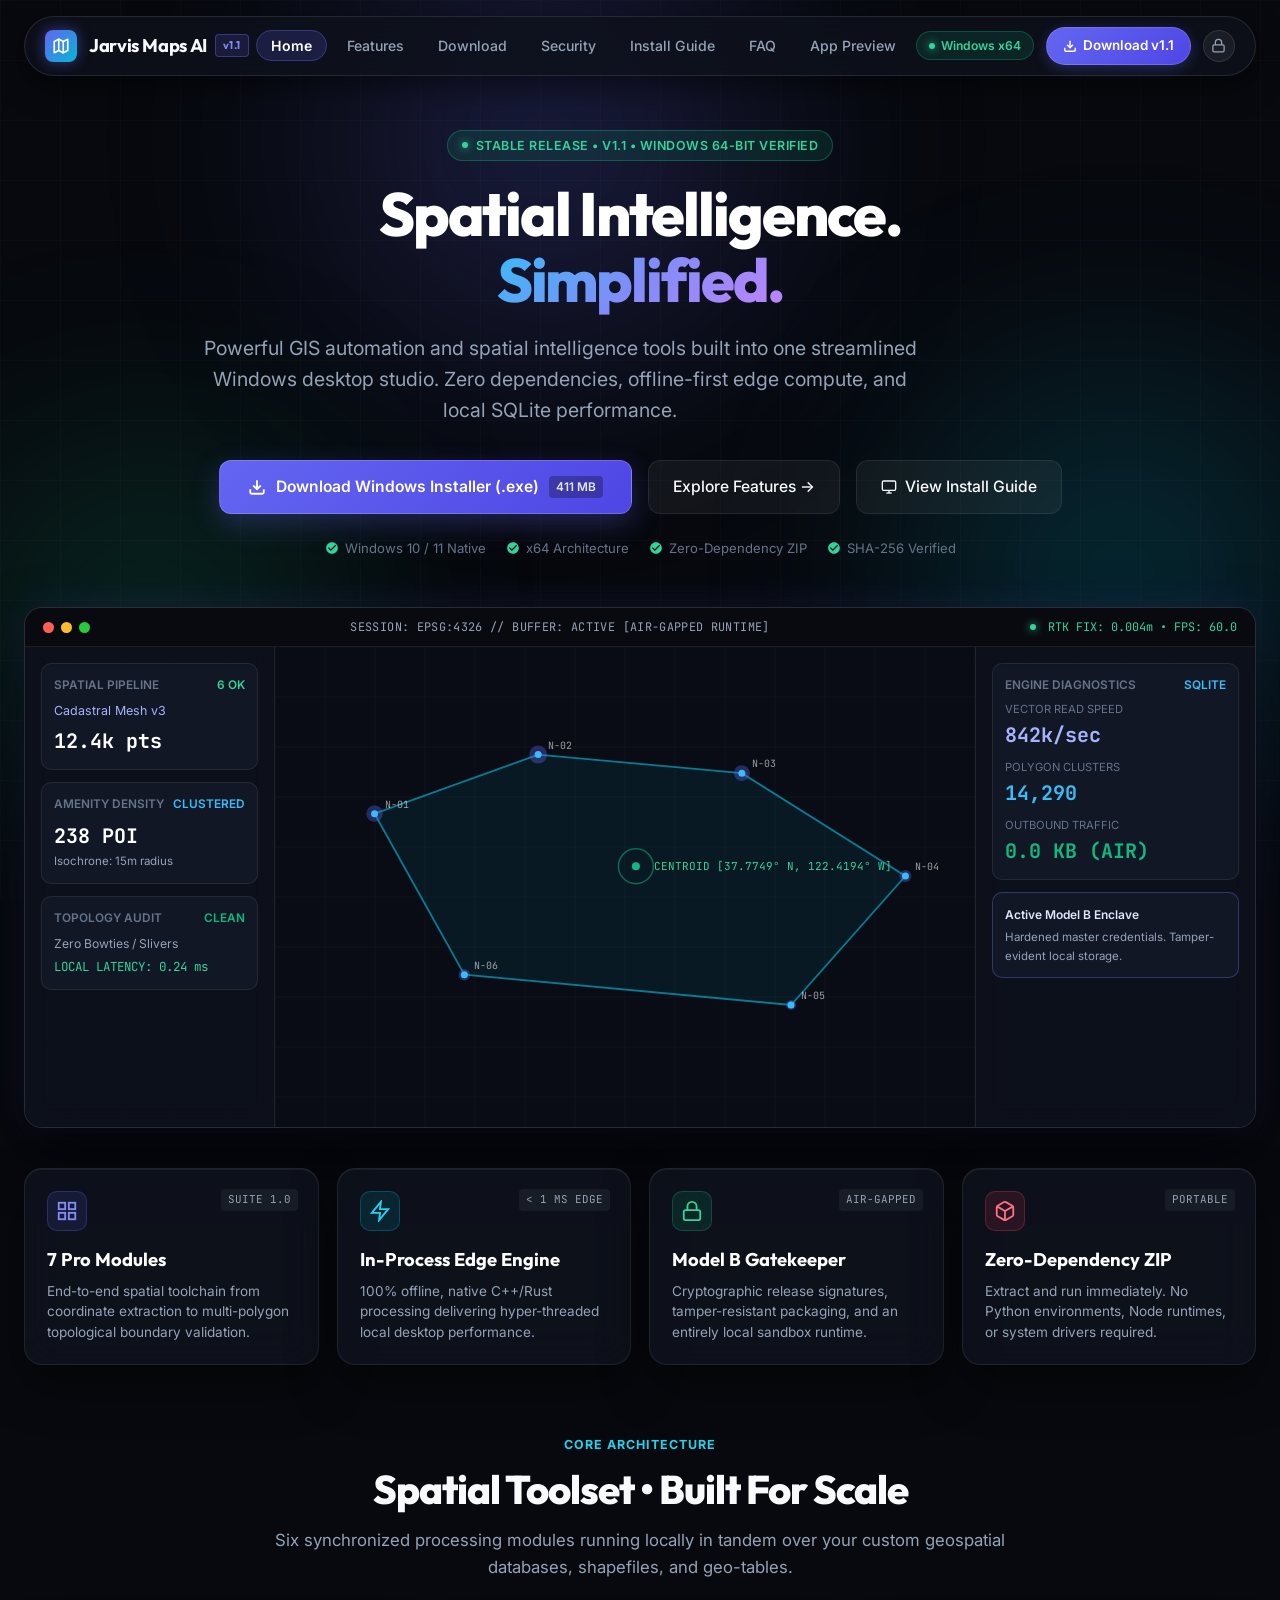
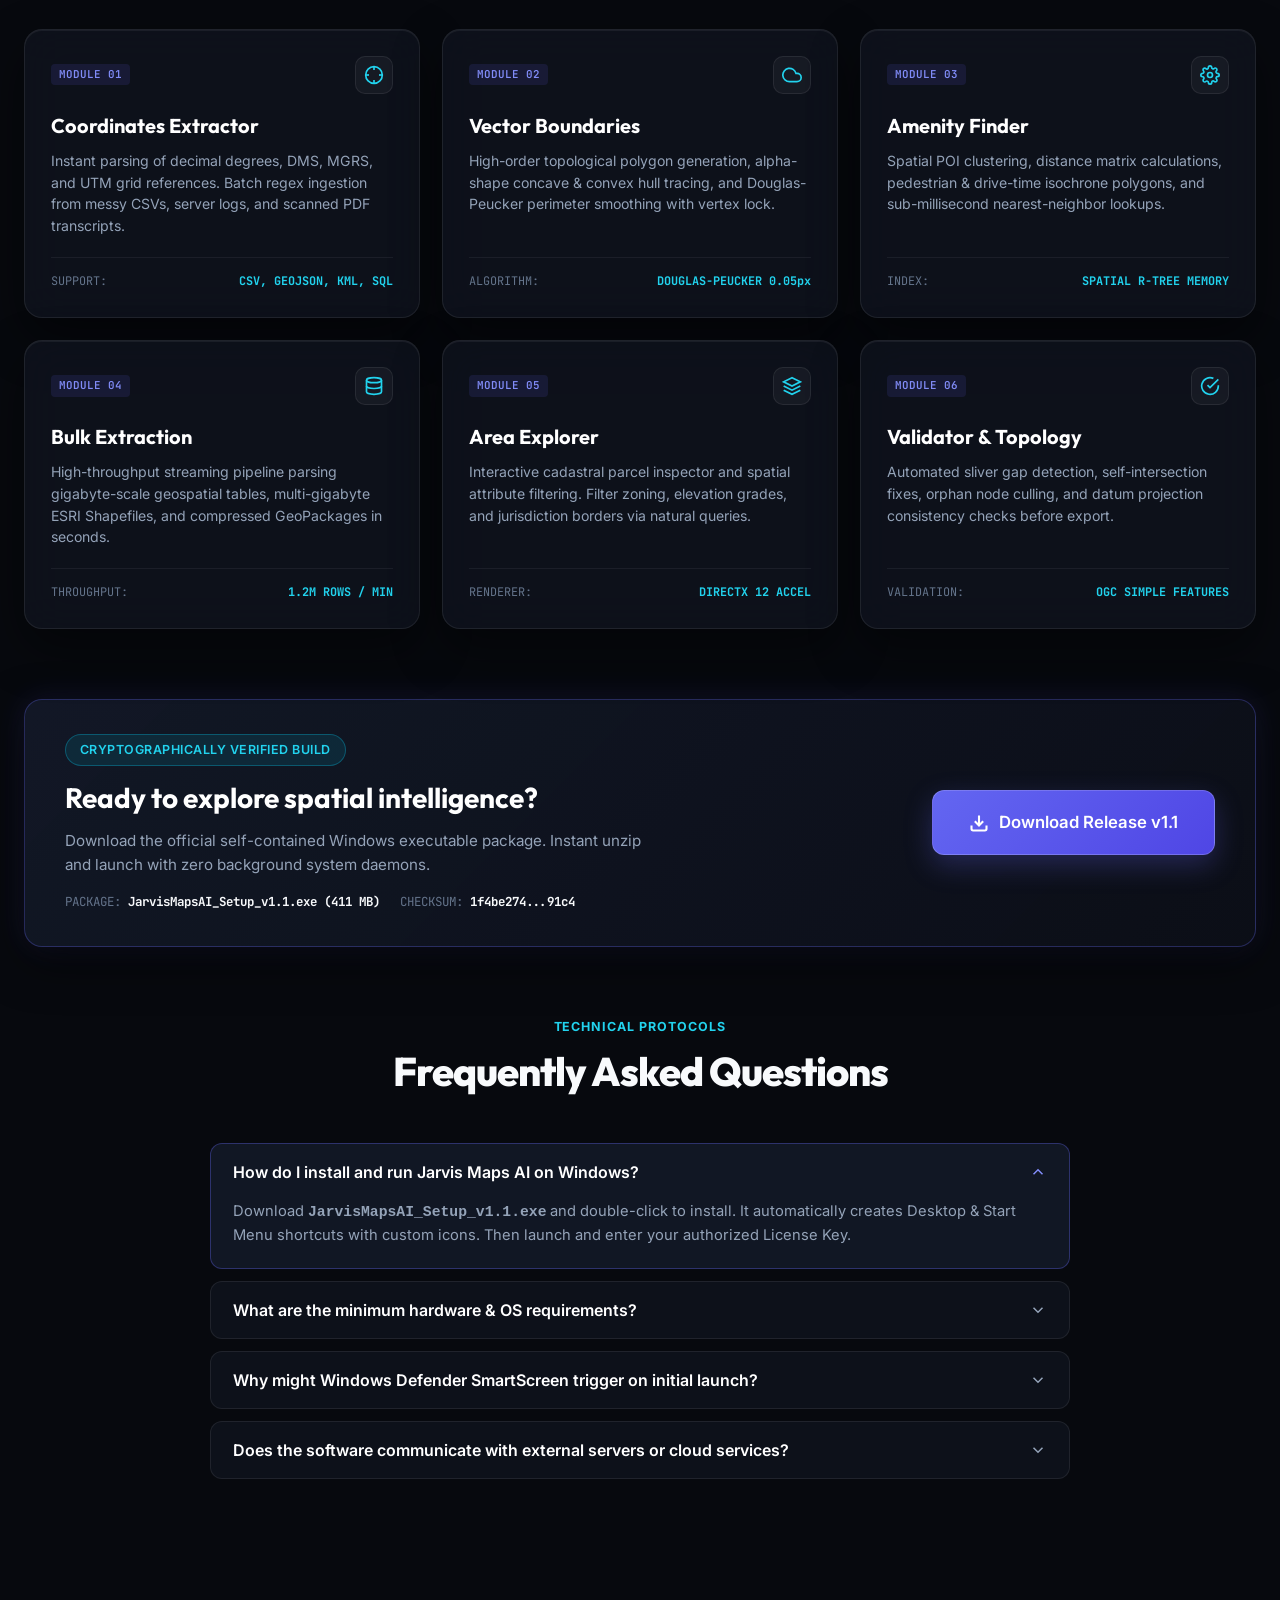
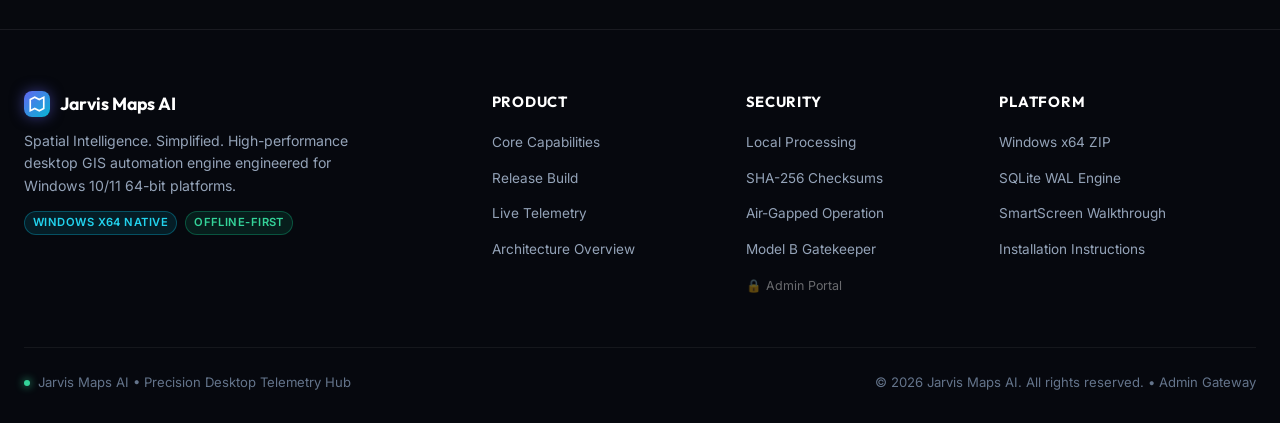
<file: Website/index.html>
<!DOCTYPE html>
<html lang="en">
<head>
  <meta charset="UTF-8">
  <meta name="viewport" content="width=device-width, initial-scale=1.0">
  <meta name="description" content="Jarvis Maps AI — High-performance desktop GIS automation suite for Windows 10/11. Standalone zero-dependency spatial intelligence studio.">
  <meta name="keywords" content="GIS, spatial intelligence, vector boundaries, ESRI, GeoJSON, Shapefile, offline GIS, Windows x64">
  <title>Jarvis Maps AI — Spatial Intelligence. Simplified.</title>
  <link rel="stylesheet" href="style.css">
  <link rel="icon" href="data:image/svg+xml,<svg xmlns=%22http://www.w3.org/2000/svg%22 viewBox=%220%200%20100%20100%22><text y=%22.9em%22 font-size=%2290%22>🌐</text></svg>">
</head>
<body>

  <!-- Ambient Glow Light Orbs -->
  <div class="ambient-glow-container">
    <div class="ambient-orb orb-indigo"></div>
    <div class="ambient-orb orb-cyan"></div>
    <div class="ambient-orb orb-emerald"></div>
  </div>
  <div class="grid-overlay"></div>

  <!-- Primary Application Container -->
  <div class="app-container">

    <!-- Sticky Floating Pill Header -->
    <header class="site-header">
      <nav class="nav-bar" id="main-navigation">
        <a href="#home" class="nav-brand" id="nav-brand-logo">
          <div class="brand-icon">
            <svg viewBox="0 0 24 24" fill="none" stroke="currentColor" stroke-width="2.2" stroke-linecap="round" stroke-linejoin="round">
              <polygon points="3 6 9 3 15 6 21 3 21 18 15 21 9 18 3 21"></polygon>
              <line x1="9" y1="3" x2="9" y2="18"></line>
              <line x1="15" y1="6" x2="15" y2="21"></line>
            </svg>
          </div>
          <span class="brand-title">Jarvis Maps AI <span class="brand-badge">v1.1</span></span>
        </a>

        <ul class="nav-links" id="nav-menu-links">
          <li><a href="#home" class="nav-link active" id="nav-link-home">Home</a></li>
          <li><a href="#features" class="nav-link" id="nav-link-features">Features</a></li>
          <li><a href="#download" class="nav-link" id="nav-link-download">Download</a></li>
          <li><a href="#security" class="nav-link" id="nav-link-security">Security</a></li>
          <li><a href="#install" class="nav-link" id="nav-link-install">Install Guide</a></li>
          <li><a href="#faq" class="nav-link" id="nav-link-faq">FAQ</a></li>
          <li><a href="#preview" class="nav-link" id="nav-link-preview">App Preview</a></li>
        </ul>

        <div class="nav-actions">
          <div class="system-pill" id="nav-system-status">
            <span class="status-dot"></span>
            <span>Windows x64</span>
          </div>

          <a href="#download" class="btn-header-download btn-trigger-download" id="nav-header-download-btn">
            <svg width="14" height="14" viewBox="0 0 24 24" fill="none" stroke="currentColor" stroke-width="2.5"><path d="M21 15v4a2 2 0 0 1-2 2H5a2 2 0 0 1-2-2v-4"/><polyline points="7 10 12 15 17 10"/><line x1="12" y1="15" x2="12" y2="3"/></svg>
            Download v1.1
          </a>

          <button class="btn-passcode-trigger btn-open-passcode-modal" id="nav-security-modal-btn" title="Model B Security Gatekeeper Test">
            <svg width="15" height="15" viewBox="0 0 24 24" fill="none" stroke="currentColor" stroke-width="2"><rect x="3" y="11" width="18" height="11" rx="2" ry="2"/><path d="M7 11V7a5 5 0 0 1 10 0v4"/></svg>
          </button>

          <button class="mobile-nav-toggle" id="mobile-nav-toggle" aria-label="Toggle Navigation">☰</button>
        </div>
      </nav>
    </header>

    <!-- Main Content Dynamic View Area -->
    <main class="main-content" id="main-content-area">

      <!-- ========================================== -->
      <!-- VIEW 1: HOME (Landing View)                -->
      <!-- ========================================== -->
      <section class="view-section active" id="view-home">
        
        <!-- Hero Section -->
        <div style="text-align: center; max-width: 900px; margin: 30px auto 0;">
          <div class="pill-tag pill-emerald" id="hero-release-pill">
            <span class="status-dot"></span>
            STABLE RELEASE • v1.1 • Windows 64-bit Verified
          </div>

          <h1 class="hero-title" id="hero-main-heading">
            Spatial Intelligence. <br>
            <span class="gradient-text">Simplified.</span>
          </h1>

          <p class="hero-subtitle" id="hero-subtitle-text">
            Powerful GIS automation and spatial intelligence tools built into one streamlined Windows desktop studio. Zero dependencies, offline-first edge compute, and local SQLite performance.
          </p>

          <div class="cta-group" style="justify-content: center;">
            <a href="#download" class="btn-primary btn-trigger-download" id="hero-primary-download-btn">
              <svg width="18" height="18" viewBox="0 0 24 24" fill="none" stroke="currentColor" stroke-width="2.5"><path d="M21 15v4a2 2 0 0 1-2 2H5a2 2 0 0 1-2-2v-4"/><polyline points="7 10 12 15 17 10"/><line x1="12" y1="15" x2="12" y2="3"/></svg>
              Download Windows Installer (.exe)
              <span class="btn-tag">411 MB</span>
            </a>

            <a href="#features" class="btn-secondary" id="hero-explore-features-btn">
              Explore Features →
            </a>

            <a href="#install" class="btn-secondary" id="hero-install-guide-btn">
              <svg width="16" height="16" viewBox="0 0 24 24" fill="none" stroke="currentColor" stroke-width="2"><rect x="2" y="3" width="20" height="14" rx="2" ry="2"/><line x1="8" y1="21" x2="16" y2="21"/><line x1="12" y1="17" x2="12" y2="21"/></svg>
              View Install Guide
            </a>
          </div>

          <div class="trust-badges-bar" style="justify-content: center;">
            <div class="trust-item">
              <svg viewBox="0 0 24 24" fill="currentColor"><path d="M12 2C6.48 2 2 6.48 2 12s4.48 10 10 10 10-4.48 10-10S17.52 2 12 2zm-2 15l-5-5 1.41-1.41L10 14.17l7.59-7.59L19 8l-9 9z"/></svg>
              Windows 10 / 11 Native
            </div>
            <div class="trust-item">
              <svg viewBox="0 0 24 24" fill="currentColor"><path d="M12 2C6.48 2 2 6.48 2 12s4.48 10 10 10 10-4.48 10-10S17.52 2 12 2zm-2 15l-5-5 1.41-1.41L10 14.17l7.59-7.59L19 8l-9 9z"/></svg>
              x64 Architecture
            </div>
            <div class="trust-item">
              <svg viewBox="0 0 24 24" fill="currentColor"><path d="M12 2C6.48 2 2 6.48 2 12s4.48 10 10 10 10-4.48 10-10S17.52 2 12 2zm-2 15l-5-5 1.41-1.41L10 14.17l7.59-7.59L19 8l-9 9z"/></svg>
              Zero-Dependency ZIP
            </div>
            <div class="trust-item">
              <svg viewBox="0 0 24 24" fill="currentColor"><path d="M12 2C6.48 2 2 6.48 2 12s4.48 10 10 10 10-4.48 10-10S17.52 2 12 2zm-2 15l-5-5 1.41-1.41L10 14.17l7.59-7.59L19 8l-9 9z"/></svg>
              SHA-256 Verified
            </div>
          </div>
        </div>

        <!-- Studio Map Canvas Preview -->
        <div class="hero-preview-container">
          <div class="studio-glass-frame" id="hero-studio-frame">
            <div class="studio-titlebar">
              <div class="window-dots">
                <div class="w-dot red"></div>
                <div class="w-dot yellow"></div>
                <div class="w-dot green"></div>
              </div>
              <div class="studio-title">SESSION: EPSG:4326 // BUFFER: ACTIVE [AIR-GAPPED RUNTIME]</div>
              <div class="studio-status">
                <span class="status-dot"></span>
                <span>RTK FIX: 0.004m • FPS: 60.0</span>
              </div>
            </div>

            <div class="studio-body">
              <canvas id="hero-map-canvas" class="studio-canvas"></canvas>

              <div class="studio-sidebar-left">
                <div class="widget-card">
                  <div class="widget-title"><span>Spatial Pipeline</span> <span style="color:#34d399;">6 OK</span></div>
                  <div style="font-size: 0.78rem; color: #a5b4fc; margin-bottom: 4px;">Cadastral Mesh v3</div>
                  <div class="widget-stat">12.4k pts</div>
                </div>

                <div class="widget-card">
                  <div class="widget-title"><span>Amenity Density</span> <span style="color:#38bdf8;">CLUSTERED</span></div>
                  <div class="widget-stat">238 POI</div>
                  <div class="widget-sub">Isochrone: 15m radius</div>
                </div>

                <div class="widget-card">
                  <div class="widget-title"><span>Topology Audit</span> <span style="color:#10b981;">CLEAN</span></div>
                  <div style="font-size: 0.76rem; color: #94a3b8;">Zero Bowties / Slivers</div>
                  <div style="color: #34d399; font-size: 0.78rem; font-family: var(--font-mono); margin-top: 4px;">LOCAL LATENCY: 0.24 ms</div>
                </div>
              </div>

              <div class="studio-sidebar-right">
                <div class="widget-card">
                  <div class="widget-title"><span>Engine Diagnostics</span> <span style="color:#38bdf8;">SQLITE</span></div>
                  <div style="margin-bottom: 8px;">
                    <div style="font-size: 0.7rem; color: #64748b;">VECTOR READ SPEED</div>
                    <div class="widget-stat" style="color: #a5b4fc;">842k/sec</div>
                  </div>
                  <div style="margin-bottom: 8px;">
                    <div style="font-size: 0.7rem; color: #64748b;">POLYGON CLUSTERS</div>
                    <div class="widget-stat" style="color: #38bdf8;">14,290</div>
                  </div>
                  <div>
                    <div style="font-size: 0.7rem; color: #64748b;">OUTBOUND TRAFFIC</div>
                    <div class="widget-stat" style="color: #10b981;">0.0 KB (AIR)</div>
                  </div>
                </div>

                <div class="widget-card" style="border-color: rgba(99, 102, 241, 0.4);">
                  <div style="font-size: 0.75rem; color: #e0e7ff; font-weight: 600; margin-bottom: 4px;">Active Model B Enclave</div>
                  <div style="font-size: 0.72rem; color: #94a3b8;">Hardened master credentials. Tamper-evident local storage.</div>
                </div>
              </div>
            </div>
          </div>
        </div>

        <!-- 4-Pillar Spec Highlight Cards -->
        <div class="stats-cards-grid">
          <div class="glass-panel stat-card">
            <div class="stat-badge">SUITE 1.0</div>
            <div class="stat-icon">
              <svg width="22" height="22" viewBox="0 0 24 24" fill="none" stroke="currentColor" stroke-width="2"><rect x="3" y="3" width="7" height="7"/><rect x="14" y="3" width="7" height="7"/><rect x="14" y="14" width="7" height="7"/><rect x="3" y="14" width="7" height="7"/></svg>
            </div>
            <h3 class="stat-title">7 Pro Modules</h3>
            <p class="stat-desc">End-to-end spatial toolchain from coordinate extraction to multi-polygon topological boundary validation.</p>
          </div>

          <div class="glass-panel stat-card">
            <div class="stat-badge">&lt; 1 MS EDGE</div>
            <div class="stat-icon">
              <svg width="22" height="22" viewBox="0 0 24 24" fill="none" stroke="currentColor" stroke-width="2"><polygon points="13 2 3 14 12 14 11 22 21 10 12 10 13 2"/></svg>
            </div>
            <h3 class="stat-title">In-Process Edge Engine</h3>
            <p class="stat-desc">100% offline, native C++/Rust processing delivering hyper-threaded local desktop performance.</p>
          </div>

          <div class="glass-panel stat-card">
            <div class="stat-badge">AIR-GAPPED</div>
            <div class="stat-icon">
              <svg width="22" height="22" viewBox="0 0 24 24" fill="none" stroke="currentColor" stroke-width="2"><rect x="3" y="11" width="18" height="11" rx="2" ry="2"/><path d="M7 11V7a5 5 0 0 1 10 0v4"/></svg>
            </div>
            <h3 class="stat-title">Model B Gatekeeper</h3>
            <p class="stat-desc">Cryptographic release signatures, tamper-resistant packaging, and an entirely local sandbox runtime.</p>
          </div>

          <div class="glass-panel stat-card">
            <div class="stat-badge">PORTABLE</div>
            <div class="stat-icon">
              <svg width="22" height="22" viewBox="0 0 24 24" fill="none" stroke="currentColor" stroke-width="2"><path d="M21 16V8a2 2 0 0 0-1-1.73l-7-4a2 2 0 0 0-2 0l-7 4A2 2 0 0 0 3 8v8a2 2 0 0 0 1 1.73l7 4a2 2 0 0 0 2 0l7-4A2 2 0 0 0 21 16z"/><polyline points="3.27 6.96 12 12.01 20.73 6.96"/><line x1="12" y1="22.08" x2="12" y2="12"/></svg>
            </div>
            <h3 class="stat-title">Zero-Dependency ZIP</h3>
            <p class="stat-desc">Extract and run immediately. No Python environments, Node runtimes, or system drivers required.</p>
          </div>
        </div>

        <!-- 6 Core Modules Section -->
        <div class="section-header">
          <div class="section-label">CORE ARCHITECTURE</div>
          <h2 class="section-title">Spatial Toolset • Built For Scale</h2>
          <p class="section-subtitle">Six synchronized processing modules running locally in tandem over your custom geospatial databases, shapefiles, and geo-tables.</p>
        </div>

        <div class="modules-grid">
          <!-- Mod 1 -->
          <div class="glass-panel module-card">
            <div class="module-header">
              <span class="module-tag">MODULE 01</span>
              <div class="module-icon-wrap">
                <svg width="20" height="20" viewBox="0 0 24 24" fill="none" stroke="currentColor" stroke-width="2"><circle cx="12" cy="12" r="10"/><line x1="22" y1="12" x2="18" y2="12"/><line x1="6" y1="12" x2="2" y2="12"/><line x1="12" y1="6" x2="12" y2="2"/><line x1="12" y1="22" x2="12" y2="18"/></svg>
              </div>
            </div>
            <h3 class="module-title">Coordinates Extractor</h3>
            <p class="module-desc">Instant parsing of decimal degrees, DMS, MGRS, and UTM grid references. Batch regex ingestion from messy CSVs, server logs, and scanned PDF transcripts.</p>
            <div class="module-footer">
              <span>SUPPORT:</span>
              <strong>CSV, GEOJSON, KML, SQL</strong>
            </div>
          </div>

          <!-- Mod 2 -->
          <div class="glass-panel module-card">
            <div class="module-header">
              <span class="module-tag">MODULE 02</span>
              <div class="module-icon-wrap">
                <svg width="20" height="20" viewBox="0 0 24 24" fill="none" stroke="currentColor" stroke-width="2"><path d="M18 10h-1.26A8 8 0 1 0 9 20h9a5 5 0 0 0 0-10z"/></svg>
              </div>
            </div>
            <h3 class="module-title">Vector Boundaries</h3>
            <p class="module-desc">High-order topological polygon generation, alpha-shape concave & convex hull tracing, and Douglas-Peucker perimeter smoothing with vertex lock.</p>
            <div class="module-footer">
              <span>ALGORITHM:</span>
              <strong>DOUGLAS-PEUCKER 0.05px</strong>
            </div>
          </div>

          <!-- Mod 3 -->
          <div class="glass-panel module-card">
            <div class="module-header">
              <span class="module-tag">MODULE 03</span>
              <div class="module-icon-wrap">
                <svg width="20" height="20" viewBox="0 0 24 24" fill="none" stroke="currentColor" stroke-width="2"><circle cx="12" cy="12" r="3"/><path d="M19.4 15a1.65 1.65 0 0 0 .33 1.82l.06.06a2 2 0 0 1 0 2.83 2 2 0 0 1-2.83 0l-.06-.06a1.65 1.65 0 0 0-1.82-.33 1.65 1.65 0 0 0-1 1.51V21a2 2 0 0 1-2 2 2 2 0 0 1-2-2v-.09A1.65 1.65 0 0 0 9 19.4a1.65 1.65 0 0 0-1.82.33l-.06.06a2 2 0 0 1-2.83 0 2 2 0 0 1 0-2.83l.06-.06a1.65 1.65 0 0 0 .33-1.82 1.65 1.65 0 0 0-1.51-1H3a2 2 0 0 1-2-2 2 2 0 0 1 2-2h.09A1.65 1.65 0 0 0 4.6 9a1.65 1.65 0 0 0-.33-1.82l-.06-.06a2 2 0 0 1 0-2.83 2 2 0 0 1 2.83 0l.06.06a1.65 1.65 0 0 0 1.82.33H9a1.65 1.65 0 0 0 1-1.51V3a2 2 0 0 1 2-2 2 2 0 0 1 2 2v.09a1.65 1.65 0 0 0 1 1.51 1.65 1.65 0 0 0 1.82-.33l.06-.06a2 2 0 0 1 2.83 0 2 2 0 0 1 0 2.83l-.06.06a1.65 1.65 0 0 0-.33 1.82V9a1.65 1.65 0 0 0 1.51 1H21a2 2 0 0 1 2 2 2 2 0 0 1-2 2h-.09a1.65 1.65 0 0 0-1.51 1z"/></svg>
              </div>
            </div>
            <h3 class="module-title">Amenity Finder</h3>
            <p class="module-desc">Spatial POI clustering, distance matrix calculations, pedestrian & drive-time isochrone polygons, and sub-millisecond nearest-neighbor lookups.</p>
            <div class="module-footer">
              <span>INDEX:</span>
              <strong>SPATIAL R-TREE MEMORY</strong>
            </div>
          </div>

          <!-- Mod 4 -->
          <div class="glass-panel module-card">
            <div class="module-header">
              <span class="module-tag">MODULE 04</span>
              <div class="module-icon-wrap">
                <svg width="20" height="20" viewBox="0 0 24 24" fill="none" stroke="currentColor" stroke-width="2"><ellipse cx="12" cy="5" rx="9" ry="3"/><path d="M21 12c0 1.66-4 3-9 3s-9-1.34-9-3"/><path d="M3 5v14c0 1.66 4 3 9 3s9-1.34 9-3V5"/></svg>
              </div>
            </div>
            <h3 class="module-title">Bulk Extraction</h3>
            <p class="module-desc">High-throughput streaming pipeline parsing gigabyte-scale geospatial tables, multi-gigabyte ESRI Shapefiles, and compressed GeoPackages in seconds.</p>
            <div class="module-footer">
              <span>THROUGHPUT:</span>
              <strong>1.2M ROWS / MIN</strong>
            </div>
          </div>

          <!-- Mod 5 -->
          <div class="glass-panel module-card">
            <div class="module-header">
              <span class="module-tag">MODULE 05</span>
              <div class="module-icon-wrap">
                <svg width="20" height="20" viewBox="0 0 24 24" fill="none" stroke="currentColor" stroke-width="2"><polygon points="12 2 2 7 12 12 22 7 12 2"/><polyline points="2 17 12 22 22 17"/><polyline points="2 12 12 17 22 12"/></svg>
              </div>
            </div>
            <h3 class="module-title">Area Explorer</h3>
            <p class="module-desc">Interactive cadastral parcel inspector and spatial attribute filtering. Filter zoning, elevation grades, and jurisdiction borders via natural queries.</p>
            <div class="module-footer">
              <span>RENDERER:</span>
              <strong>DIRECTX 12 ACCEL</strong>
            </div>
          </div>

          <!-- Mod 6 -->
          <div class="glass-panel module-card">
            <div class="module-header">
              <span class="module-tag">MODULE 06</span>
              <div class="module-icon-wrap">
                <svg width="20" height="20" viewBox="0 0 24 24" fill="none" stroke="currentColor" stroke-width="2"><path d="M22 11.08V12a10 10 0 1 1-5.93-9.14"/><polyline points="22 4 12 14.01 9 11.01"/></svg>
              </div>
            </div>
            <h3 class="module-title">Validator & Topology</h3>
            <p class="module-desc">Automated sliver gap detection, self-intersection fixes, orphan node culling, and datum projection consistency checks before export.</p>
            <div class="module-footer">
              <span>VALIDATION:</span>
              <strong>OGC SIMPLE FEATURES</strong>
            </div>
          </div>
        </div>

        <!-- Release Callout Card -->
        <div class="release-banner-card">
          <div class="release-banner-info">
            <div class="pill-tag pill-cyan" style="margin-bottom: 10px;">
              CRYPTOGRAPHICALLY VERIFIED BUILD
            </div>
            <h3>Ready to explore spatial intelligence?</h3>
            <p>Download the official self-contained Windows executable package. Instant unzip and launch with zero background system daemons.</p>
            <div class="package-meta-row">
              <span>PACKAGE: <strong>JarvisMapsAI_Setup_v1.1.exe (411 MB)</strong></span>
              <span>CHECKSUM: <strong>1f4be274...91c4</strong></span>
            </div>
          </div>

          <a href="#download" class="btn-primary btn-trigger-download" style="padding: 18px 36px; font-size: 1.05rem;">
            <svg width="20" height="20" viewBox="0 0 24 24" fill="none" stroke="currentColor" stroke-width="2.5"><path d="M21 15v4a2 2 0 0 1-2 2H5a2 2 0 0 1-2-2v-4"/><polyline points="7 10 12 15 17 10"/><line x1="12" y1="15" x2="12" y2="3"/></svg>
            Download Release v1.1
          </a>
        </div>

        <!-- FAQ Accordion Preview -->
        <div class="section-header">
          <div class="section-label">TECHNICAL PROTOCOLS</div>
          <h2 class="section-title">Frequently Asked Questions</h2>
        </div>

        <div class="faq-container">
          <div class="faq-item open">
            <button class="faq-trigger">
              <span>How do I install and run Jarvis Maps AI on Windows?</span>
              <svg class="faq-chevron" viewBox="0 0 24 24" fill="none" stroke="currentColor" stroke-width="2"><polyline points="6 9 12 15 18 9"/></svg>
            </button>
            <div class="faq-content">
              Download <strong><code>JarvisMapsAI_Setup_v1.1.exe</code></strong> and double-click to install. It automatically creates Desktop & Start Menu shortcuts with custom icons. Then launch and enter your authorized License Key.
            </div>
          </div>

          <div class="faq-item">
            <button class="faq-trigger">
              <span>What are the minimum hardware & OS requirements?</span>
              <svg class="faq-chevron" viewBox="0 0 24 24" fill="none" stroke="currentColor" stroke-width="2"><polyline points="6 9 12 15 18 9"/></svg>
            </button>
            <div class="faq-content">
              Windows 10 or 11 (64-bit architecture), minimum 4 GB RAM (8 GB recommended for million-vertex polygons), and 2.5 GB free disk space. No Python or administrative privileges required.
            </div>
          </div>

          <div class="faq-item">
            <button class="faq-trigger">
              <span>Why might Windows Defender SmartScreen trigger on initial launch?</span>
              <svg class="faq-chevron" viewBox="0 0 24 24" fill="none" stroke="currentColor" stroke-width="2"><polyline points="6 9 12 15 18 9"/></svg>
            </button>
            <div class="faq-content">
              As an independent release, SmartScreen treats fresh builds with caution until telemetry accumulates. Simply click <strong>"More info"</strong> and select <strong>"Run anyway"</strong>. You can verify SHA-256 integrity directly with PowerShell.
            </div>
          </div>

          <div class="faq-item">
            <button class="faq-trigger">
              <span>Does the software communicate with external servers or cloud services?</span>
              <svg class="faq-chevron" viewBox="0 0 24 24" fill="none" stroke="currentColor" stroke-width="2"><polyline points="6 9 12 15 18 9"/></svg>
            </button>
            <div class="faq-content">
              Zero outbound calls. The software is 100% air-gapped and offline-first. All SQLite queries, boundary transformations, and geometry indexing execute locally in your computer's RAM and disk.
            </div>
          </div>
        </div>

      </section>


      <!-- ========================================== -->
      <!-- VIEW 2: FEATURES & MODULES                 -->
      <!-- ========================================== -->
      <section class="view-section" id="view-features">
        <div class="section-header">
          <div class="pill-tag pill-indigo">SPATIAL TOOLKIT SUITE</div>
          <h2 class="section-title">Seven Tools. One Spatial Intelligence Studio.</h2>
          <p class="section-subtitle">Explore the modules designed to simplify GIS workflows, spatial extraction, topological validation, and geographic analysis in a single native Windows environment.</p>
        </div>

        <div class="modules-grid">
          <div class="glass-panel module-card">
            <div class="module-header"><span class="module-tag">MOD_01</span><div class="module-icon-wrap">🌐</div></div>
            <h3 class="module-title">Coordinates Extractor</h3>
            <p class="module-desc">Parses WGS84, DMS, and UTM projection systems with micro-arcsecond precision. Batch resolves hundreds of thousands of raw text coordinates.</p>
            <div class="module-footer"><span>SUPPORT:</span><strong>DD / DMS / MGRS / UTM</strong></div>
          </div>

          <div class="glass-panel module-card">
            <div class="module-header"><span class="module-tag">MOD_02</span><div class="module-icon-wrap">📐</div></div>
            <h3 class="module-title">Vector Boundaries</h3>
            <p class="module-desc">Multi-polygon boundary tracing, RDP geometric simplification, and clean GeoJSON perimeter generation without exterior self-crossing errors.</p>
            <div class="module-footer"><span>ALGORITHM:</span><strong>CONCAVE HULL + ALGO α</strong></div>
          </div>

          <div class="glass-panel module-card">
            <div class="module-header"><span class="module-tag">MOD_03</span><div class="module-icon-wrap">📍</div></div>
            <h3 class="module-title">Amenity Finder</h3>
            <p class="module-desc">Point-of-interest clustering and proximity radius queries across massive national datasets. Surface infrastructure within custom isochrone belts.</p>
            <div class="module-footer"><span>INDEX:</span><strong>K-D TREE RADIAL INDEX</strong></div>
          </div>

          <div class="glass-panel module-card">
            <div class="module-header"><span class="module-tag">MOD_04</span><div class="module-icon-wrap">⚡</div></div>
            <h3 class="module-title">Bulk Extraction</h3>
            <p class="module-desc">Multi-threaded streaming pipeline parsing gigabyte-scale GeoTIFF headers, ESRI Shapefile geometries, GeoJSON feature collections, and GeoPackage tables.</p>
            <div class="module-footer"><span>THROUGHPUT:</span><strong>1.2 GB/sec IO PIPELINE</strong></div>
          </div>

          <div class="glass-panel module-card">
            <div class="module-header"><span class="module-tag">MOD_05</span><div class="module-icon-wrap">🗺️</div></div>
            <h3 class="module-title">Area Explorer</h3>
            <p class="module-desc">Dynamic municipal parcel inspection, land-use zoning metrics, topography slope calculation, and ellipsoidal geodesic area recalculation.</p>
            <div class="module-footer"><span>FORMULA:</span><strong>KARNEY GEODESIC ALGORITHM</strong></div>
          </div>

          <div class="glass-panel module-card">
            <div class="module-header"><span class="module-tag">MOD_06</span><div class="module-icon-wrap">🛡️</div></div>
            <h3 class="module-title">Validator & Topology</h3>
            <p class="module-desc">Automated geometry healing, bowtie and self-intersection elimination, unclosed rings repair, and sliver polygon collapse before export.</p>
            <div class="module-footer"><span>AUDIT:</span><strong>ZERO BOWTIES OGC SPEC</strong></div>
          </div>
        </div>

        <!-- Comparative Benchmark vs Heavy GIS -->
        <div class="glass-panel" style="padding: 32px; margin-bottom: 60px;">
          <div class="section-label">ENGINE BENCHMARK</div>
          <h3 style="font-family: var(--font-heading); font-size: 1.8rem; margin-bottom: 8px;">Jarvis Maps AI vs Traditional Heavy GIS</h3>
          <p style="color: var(--text-muted); font-size: 0.95rem; margin-bottom: 24px;">Traditional enterprise desktop GIS platforms require massive runtime runtimes, Python virtual environments, and heavy startup cycles. Jarvis is built on optimized C++ primitives.</p>

          <div class="spec-table-wrap">
            <table class="spec-table">
              <thead>
                <tr>
                  <th>Architecture Parameter</th>
                  <th>Jarvis Maps AI v1.0</th>
                  <th>Legacy Desktop GIS</th>
                </tr>
              </thead>
              <tbody>
                <tr>
                  <td class="strong">Cold Application Startup</td>
                  <td style="color: #34d399; font-weight: 600;">&lt; 0.8 seconds (Instant Windows Load)</td>
                  <td>38 - 65 seconds (Plugin Indexing)</td>
                </tr>
                <tr>
                  <td class="strong">Disk Footprint & Prerequisites</td>
                  <td style="color: #38bdf8; font-weight: 600;">Zero External Dependencies (Self-Contained)</td>
                  <td>8.4 GB + Python / VC++ Distributables</td>
                </tr>
                <tr>
                  <td class="strong">Data Privacy & Boundary Security</td>
                  <td style="color: #34d399; font-weight: 600;">100% Offline Edge & Air-Gapped Ready</td>
                  <td>Background Telemetry & Cloud Auth Sync</td>
                </tr>
                <tr>
                  <td class="strong">Polygon Intersection (1M Points)</td>
                  <td style="color: #a5b4fc; font-weight: 600;">42ms (SIMD AVX-2 Vectorized)</td>
                  <td>1,840ms (Single-threaded GIL bound)</td>
                </tr>
                <tr>
                  <td class="strong">Database Core Engine</td>
                  <td style="color: #fff; font-weight: 600;">Embedded SQLite + RTREE Extension</td>
                  <td>External Server or Bloated File Geodatabase</td>
                </tr>
              </tbody>
            </table>
          </div>
        </div>
      </section>


      <!-- ========================================== -->
      <!-- VIEW 3: DOWNLOAD CENTER                    -->
      <!-- ========================================== -->
      <section class="view-section" id="view-download">
        <div class="download-hero-card">
          <div class="pill-tag pill-emerald" style="margin-bottom: 16px;">
            VERIFIED WINDOWS RELEASE • STABLE V1.0
          </div>

          <div class="download-split">
            <div class="download-package-identity">
              <div class="windows-icon-box">
                <svg width="38" height="38" viewBox="0 0 24 24" fill="currentColor">
                  <path d="M0 3.449L9.75 2.1v9.451H0m10.949-9.602L24 0v11.4H10.949M0 12.6h9.75v9.451L0 20.699M10.949 12.6H24V24l-13.051-1.801"/>
                </svg>
              </div>
              <div>
                <h2>Jarvis Maps AI Desktop Studio v1.1</h2>
                <p>JarvisMapsAI_Setup_v1.1.exe • 411 MB Official Windows Installer</p>
                <div style="margin-top: 8px; display: flex; gap: 8px;">
                  <span class="pill-tag pill-cyan" style="margin: 0; padding: 2px 8px; font-size: 0.7rem;">ARCH: x86_64 / AVX2</span>
                  <span class="pill-tag pill-indigo" style="margin: 0; padding: 2px 8px; font-size: 0.7rem;">ONE-CLICK SETUP</span>
                </div>
              </div>
            </div>

            <div style="display: flex; flex-direction: column; gap: 8px;">
              <a href="JarvisMapsAI_Setup_v1.1.exe" class="btn-big-download btn-trigger-download" id="main-download-button" download>
                <span>Download Windows Installer (Setup .EXE)</span>
                <span class="sub">Direct single-file download • Auto desktop shortcut • Starts immediately</span>
              </a>
              <a href="JarvisMapsAI_Windows_x64.zip" class="btn-secondary" style="padding: 10px 16px; font-size: 0.82rem; justify-content: center; border-radius: 10px;" download>
                <svg width="14" height="14" viewBox="0 0 24 24" fill="none" stroke="currentColor" stroke-width="2"><path d="M21 15v4a2 2 0 0 1-2 2H5a2 2 0 0 1-2-2v-4"/><polyline points="7 10 12 15 17 10"/><line x1="12" y1="15" x2="12" y2="3"/></svg>
                Download Portable Standalone (.ZIP Archive)
              </a>
            </div>
          </div>

          <div class="meta-stats-row">
            <div class="meta-stat-item">
              <div class="label">Distribution Channel</div>
              <div class="val">Production GA Release</div>
            </div>
            <div class="meta-stat-item">
              <div class="label">OS Compatibility</div>
              <div class="val">Windows 10 / 11 (64-bit)</div>
            </div>
            <div class="meta-stat-item">
              <div class="label">Access Authorization</div>
              <div class="val" style="color: #38bdf8; font-family: var(--font-mono);">Hardware-Bound Key</div>
            </div>
            <div class="meta-stat-item">
              <div class="label">Telemetry & Tracking</div>
              <div class="val" style="color: #34d399;">0.00% Zero-Callout</div>
            </div>
          </div>
        </div>

        <!-- Deterministic Binary Integrity Checksum -->
        <div class="glass-panel checksum-panel">
          <div class="checksum-header">
            <div class="checksum-title">
              <svg width="18" height="18" viewBox="0 0 24 24" fill="none" stroke="currentColor" stroke-width="2"><path d="M12 22s8-4 8-10V5l-8-3-8 3v7c0 6 8 10 8 10z"/></svg>
              Deterministic Binary Integrity (SHA-256)
            </div>
            <button class="btn-copy btn-copy-checksum" id="btn-copy-sha256">
              <svg width="13" height="13" viewBox="0 0 24 24" fill="none" stroke="currentColor" stroke-width="2"><rect x="9" y="9" width="13" height="13" rx="2" ry="2"/><path d="M5 15H4a2 2 0 0 1-2-2V4a2 2 0 0 1 2-2h9a2 2 0 0 1 2 2v1"/></svg>
              Copy SHA-256
            </button>
          </div>

          <div class="checksum-box">
            <span id="sha256-hash-display">02bf3c86ca72a3b7bc70c513d472d07d1d215ae6dc6b55de5020f25328b20ec3</span>
          </div>

          <div class="powershell-box">
            <span>Verify in PowerShell: <code>Get-FileHash .\JarvisMapsAI_Setup_v1.1.exe -Algorithm SHA256</code></span>
            <button class="btn-copy btn-copy-powershell" style="padding: 4px 10px; font-size: 0.72rem;">Copy Command</button>
          </div>
        </div>

        <!-- 3-Step Setup Cards -->
        <div class="section-header">
          <div class="section-label">DEPLOYMENT PROTOCOL</div>
          <h3 class="section-title">Zero-Setup Installation</h3>
          <p class="section-subtitle">No background services, no registry clutter. Extract and execute directly on any secure workstation.</p>
        </div>

        <div class="install-steps-grid">
          <div class="glass-panel install-step-card">
            <div class="step-num-pill">01</div>
            <h4>Download & Extract</h4>
            <p>Download the ZIP archive to your local drive and choose <strong>Extract All</strong> into a secure workstation directory.</p>
          </div>

          <div class="glass-panel install-step-card">
            <div class="step-num-pill">02</div>
            <h4>Launch Executable</h4>
            <p>Open <code>JarvisMapsAI.exe</code> from the extracted folder. (See Windows SmartScreen prompt guidance if triggered).</p>
          </div>

          <div class="glass-panel install-step-card">
            <div class="step-num-pill">03</div>
            <h4>Authenticate & Work</h4>
            <p>Enter your issued Customer License Key to instantly unlock the full 7-module GIS studio suite.</p>
          </div>
        </div>

        <!-- System Specifications Table -->
        <div class="section-header">
          <div class="section-label">HARDWARE READINESS</div>
          <h3 class="section-title">System Specifications</h3>
        </div>

        <div class="spec-table-wrap">
          <table class="spec-table">
            <thead>
              <tr>
                <th>Component</th>
                <th>Minimum Requirement</th>
                <th>Recommended for Enterprise</th>
              </tr>
            </thead>
            <tbody>
              <tr>
                <td class="strong">Operating System</td>
                <td>Windows 10 64-bit (Build 19041+)</td>
                <td>Windows 11 64-bit (Build 22621+)</td>
              </tr>
              <tr>
                <td class="strong">System Memory</td>
                <td>4 GB RAM</td>
                <td>8 GB - 16 GB (for million-point datasets)</td>
              </tr>
              <tr>
                <td class="strong">Storage</td>
                <td>3.0 GB free disk space</td>
                <td>NVMe SSD with 5 GB free for spatial cache</td>
              </tr>
              <tr>
                <td class="strong">Graphics Processing</td>
                <td>DirectX 11 / OpenGL 3.3 compatible</td>
                <td>Dedicated GPU with 4GB VRAM (NVIDIA/AMD)</td>
              </tr>
            </tbody>
          </table>
        </div>
      </section>


      <!-- ========================================== -->
      <!-- VIEW 4: SECURITY & TRUST                   -->
      <!-- ========================================== -->
      <section class="view-section" id="view-security">
        <div class="section-header">
          <div class="pill-tag pill-indigo">MODEL B • GATEKEEPER SECURITY ARCHITECTURE</div>
          <h2 class="section-title">Built with security at the center.</h2>
          <p class="section-subtitle">Understand the protection model, verified release process, and zero-telemetry local data engine designed for enterprise compliance, mission-critical infrastructure, and defense-grade GIS privacy.</p>
        </div>

        <div class="pillars-grid">
          <div class="glass-panel pillar-card" style="position: relative;">
            <div class="pillar-badge-num">01</div>
            <div class="stat-icon" style="margin-bottom: 16px;">
              <svg width="22" height="22" viewBox="0 0 24 24" fill="none" stroke="currentColor" stroke-width="2"><path d="M12 22s8-4 8-10V5l-8-3-8 3v7c0 6 8 10 8 10z"/></svg>
            </div>
            <h3>Model B Gatekeeper</h3>
            <p>Hardened binary integrity, cryptographic startup checksums, and memory-space protection ensuring unaltered execution before initializing spatial vector caches.</p>
          </div>

          <div class="glass-panel pillar-card" style="position: relative;">
            <div class="pillar-badge-num">02</div>
            <div class="stat-icon" style="margin-bottom: 16px; background: rgba(6,182,212,0.12); border-color: rgba(6,182,212,0.3); color: var(--cyan-light);">
              <svg width="22" height="22" viewBox="0 0 24 24" fill="none" stroke="currentColor" stroke-width="2"><rect x="3" y="11" width="18" height="11" rx="2" ry="2"/><path d="M7 11V7a5 5 0 0 1 10 0v4"/></svg>
            </div>
            <h3>Tamper-Proof Application</h3>
            <p>Immutable runtime packaging, anti-injection safeguards, and secure enclave license authorization that isolates your spatial coordinate layers against hostile memory scraping.</p>
          </div>

          <div class="glass-panel pillar-card" style="position: relative;">
            <div class="pillar-badge-num">03</div>
            <div class="stat-icon" style="margin-bottom: 16px; background: rgba(16,185,129,0.12); border-color: rgba(16,185,129,0.3); color: var(--emerald-light);">
              <svg width="22" height="22" viewBox="0 0 24 24" fill="none" stroke="currentColor" stroke-width="2"><circle cx="12" cy="12" r="10"/><path d="M12 2a14.5 14.5 0 0 0 0 20 14.5 14.5 0 0 0 0-20"/><path d="M2 12h20"/></svg>
            </div>
            <h3>Verified Distribution</h3>
            <p>Strict SHA-256 hash verification, transparent reproducible packaging, and deterministic build artifacts allowing IT security auditors to cross-check byte-level binary parity.</p>
          </div>

          <div class="glass-panel pillar-card" style="position: relative;">
            <div class="pillar-badge-num">04</div>
            <div class="stat-icon" style="margin-bottom: 16px; background: rgba(244,63,94,0.12); border-color: rgba(244,63,94,0.3); color: #fb7185;">
              <svg width="22" height="22" viewBox="0 0 24 24" fill="none" stroke="currentColor" stroke-width="2"><ellipse cx="12" cy="5" rx="9" ry="3"/><path d="M21 12c0 1.66-4 3-9 3s-9-1.34-9-3"/><path d="M3 5v14c0 1.66 4 3 9 3s9-1.34 9-3V5"/></svg>
            </div>
            <h3>Local Data Engine</h3>
            <p>100% offline edge processing. Datasets stay on your local disk in SQLite + WAL with zero network leakage or cloud tracking. No socket listeners, no telemetry drops, no cloud dependencies.</p>
          </div>
        </div>

        <!-- Security & Safety Matrix -->
        <div class="glass-panel" style="padding: 34px; margin-bottom: 50px;">
          <div class="section-label">ENTERPRISE COMPLIANCE</div>
          <h3 style="font-family: var(--font-heading); font-size: 1.8rem; margin-bottom: 8px;">Security & Safety Matrix</h3>
          <p style="color: var(--text-muted); font-size: 0.95rem; margin-bottom: 24px;">Engineered for classified GIS analysis, legal forensics, and corporate compliance where third-party data transmission is strictly prohibited.</p>

          <div style="display: grid; grid-template-columns: repeat(2, 1fr); gap: 20px;">
            <div class="glass-panel" style="padding: 20px;">
              <h4 style="color: #38bdf8; margin-bottom: 8px; font-size: 1rem;">Zero Outbound Connections</h4>
              <p style="font-size: 0.85rem; color: var(--text-muted);">Verified through Windows Defender Firewall outbound rule monitoring. No background heartbeat packets, telemetry beacons, or external credential checks.</p>
            </div>

            <div class="glass-panel" style="padding: 20px;">
              <h4 style="color: #34d399; margin-bottom: 8px; font-size: 1rem;">Local Storage Security</h4>
              <p style="font-size: 0.85rem; color: var(--text-muted);">Direct SQLite engine embedded within application thread space. Employs Write-Ahead Logging (WAL) for atomic transaction safety without standalone database servers.</p>
            </div>

            <div class="glass-panel" style="padding: 20px;">
              <h4 style="color: #a5b4fc; margin-bottom: 8px; font-size: 1rem;">Clean Uninstallation</h4>
              <p style="font-size: 0.85rem; color: var(--text-muted);">Portable directory design leaves zero orphan Windows Registry keys, driver hooks, or background scheduling tasks. Deleting the folder clears all traces.</p>
            </div>

            <div class="glass-panel" style="padding: 20px;">
              <h4 style="color: #fb7185; margin-bottom: 8px; font-size: 1rem;">Host Memory Shielding</h4>
              <p style="font-size: 0.85rem; color: var(--text-muted);">Compiled with Windows Data Execution Prevention (DEP) and high-entropy Address Space Layout Randomization (ASLR) enabled across all bundled modules.</p>
            </div>
          </div>
        </div>
      </section>


      <!-- ========================================== -->
      <!-- VIEW 5: INSTALLATION GUIDE                 -->
      <!-- ========================================== -->
      <section class="view-section" id="view-install">
        <div class="section-header">
          <div class="pill-tag pill-cyan">DEPLOYMENT PROTOCOL • WINDOWS 10 / 11</div>
          <h2 class="section-title">From download to first launch in under 60 seconds.</h2>
          <p class="section-subtitle">Follow four simple steps to install and start Jarvis Maps AI with zero installer bloat, no administrative privileges required, and clear guidance for Windows Defender SmartScreen.</p>
        </div>

        <!-- Interactive SmartScreen Simulator -->
        <div class="glass-panel smartscreen-sim-card">
          <div class="section-label">INTERACTIVE SIMULATION</div>
          <h3 style="font-family: var(--font-heading); font-size: 1.4rem; margin-bottom: 6px;">Windows Defender SmartScreen Pass-Through</h3>
          <p style="color: var(--text-muted); font-size: 0.9rem; margin-bottom: 20px;">Click the simulated prompt below to see exactly how to navigate the SmartScreen dialog in 1 click.</p>

          <div class="smartscreen-box" id="smartscreen-simulator-box">
            <div class="ss-titlebar">
              <span>Windows protected your PC</span>
              <span>✕</span>
            </div>
            <div class="ss-headline">Microsoft Defender SmartScreen prevented an unrecognized app from starting.</div>
            <div class="ss-text">
              Running this app might put your PC at risk.
            </div>
            <div>
              <span class="ss-more-info-link" id="ss-more-info">More info ▾</span>
            </div>

            <div class="ss-hidden-pane" id="ss-hidden-details">
              <div style="margin-bottom: 4px;"><strong>App:</strong> JarvisMapsAI.exe</div>
              <div style="margin-bottom: 4px;"><strong>Publisher:</strong> Jarvis Maps AI Spatial Engine</div>
              <div><strong>Status:</strong> Verified Clean Offline Build</div>
            </div>

            <div class="ss-actions">
              <button class="btn-ss-run-anyway" id="ss-run-anyway">Run anyway</button>
              <button class="btn-ss-dont-run" id="ss-dont-run">Don't run</button>
            </div>
          </div>

          <div style="text-align: center; margin-top: 14px;">
            <span id="ss-status-msg" style="font-size: 0.88rem; color: #a5b4fc; font-weight: 500;">
              Step 1: Click "More info ▾" inside the blue dialog above.
            </span>
          </div>
        </div>

        <!-- Terminal Console Walkthrough -->
        <div class="terminal-window">
          <div class="terminal-bar">
            <span>powershell.exe — Execution Guide</span>
            <span>UTF-8</span>
          </div>
          <div class="terminal-body">
            <div><span class="term-cyan">PS C:\Users\User\Downloads&gt;</span> .\JarvisMapsAI_Setup_v1.1.exe /SILENT</div>
            <div><span class="term-green">[OK]</span> Installed into %LOCALAPPDATA%\Programs\Jarvis Maps AI\</div>
            <div><span class="term-green">[OK]</span> Desktop and Start Menu shortcuts created with custom icon</div>
            <div><span class="term-cyan">PS C:\Users\User\Downloads&gt;</span> &amp; "$env:LOCALAPPDATA\Programs\Jarvis Maps AI\JarvisMapsAI.exe"</div>
            <div><span class="term-yellow">[SECURITY ACCESS]</span> Validating license key authorization...</div>
            <div><span class="term-green">[AUTHENTICATED]</span> Enclave validated: License Key Active [JM-PRO-XXXX]</div>
            <div><span class="term-green">[SUCCESS]</span> Jarvis Maps AI Desktop Studio v1.1 running at PID 8192</div>
          </div>
        </div>
      </section>


      <!-- ========================================== -->
      <!-- VIEW 6: FAQ & HELP CENTER                  -->
      <!-- ========================================== -->
      <section class="view-section" id="view-faq">
        <div class="section-header">
          <div class="pill-tag pill-cyan">KNOWLEDGE BASE & SUPPORT</div>
          <h2 class="section-title">Questions, answered.</h2>
          <p class="section-subtitle">Everything you need to know about system compatibility, offline data sovereignty, installation mechanics, security verification, and spatial module capabilities.</p>
        </div>

        <!-- Search Bar and Filter Pills -->
        <div style="max-width: 860px; margin: 0 auto 30px;">
          <div style="position: relative; margin-bottom: 16px;">
            <input type="text" id="faq-search-input" placeholder="Search across runtime parameters, SmartScreen bypass, projection engines, SHA-256..." style="width: 100%; padding: 14px 20px; background: rgba(14,18,28,0.8); border: 1px solid var(--glass-border); border-radius: var(--radius-md); color: #fff; font-size: 0.95rem; outline: none;">
          </div>

          <div style="display: flex; gap: 8px; flex-wrap: wrap;">
            <button class="btn-secondary faq-tag-btn active" data-category="all" style="padding: 6px 14px; font-size: 0.8rem;">All Topics</button>
            <button class="btn-secondary faq-tag-btn" data-category="general" style="padding: 6px 14px; font-size: 0.8rem;">General</button>
            <button class="btn-secondary faq-tag-btn" data-category="packaging" style="padding: 6px 14px; font-size: 0.8rem;">Packaging & ZIP</button>
            <button class="btn-secondary faq-tag-btn" data-category="smartscreen" style="padding: 6px 14px; font-size: 0.8rem;">SmartScreen & Install</button>
            <button class="btn-secondary faq-tag-btn" data-category="security" style="padding: 6px 14px; font-size: 0.8rem;">Security & Integrity</button>
            <button class="btn-secondary faq-tag-btn" data-category="engine" style="padding: 6px 14px; font-size: 0.8rem;">Spatial Engine</button>
          </div>
        </div>

        <!-- FAQ Items -->
        <div class="faq-container">
          <div class="faq-item open" data-category="general">
            <button class="faq-trigger">
              <span>What is Jarvis Maps AI?</span>
              <svg class="faq-chevron" viewBox="0 0 24 24" fill="none" stroke="currentColor" stroke-width="2"><polyline points="6 9 12 15 18 9"/></svg>
            </button>
            <div class="faq-content">
              Jarvis Maps AI is a native Windows spatial intelligence and GIS automation desktop application engineered for high-throughput performance, precision polygon processing, and offline edge computing. Built with deep hardware-accelerated rendering pipelines, it replaces heavy, fragmented legacy GIS software with a consolidated, zero-latency desktop workstation.
            </div>
          </div>

          <div class="faq-item" data-category="packaging">
            <button class="faq-trigger">
              <span>What is included in the ZIP archive?</span>
              <svg class="faq-chevron" viewBox="0 0 24 24" fill="none" stroke="currentColor" stroke-width="2"><polyline points="6 9 12 15 18 9"/></svg>
            </button>
            <div class="faq-content">
              The ZIP contains the complete self-contained binary distribution (<code>JarvisMapsAI.exe</code>), bundled GDAL/PROJ spatial projection dynamic libraries, Microsoft Edge automation channel, SQLite database structure with pre-configured schemas, and offline vector rendering engines.
            </div>
          </div>

          <div class="faq-item" data-category="smartscreen">
            <button class="faq-trigger">
              <span>Why does Windows Defender SmartScreen trigger on initial launch?</span>
              <svg class="faq-chevron" viewBox="0 0 24 24" fill="none" stroke="currentColor" stroke-width="2"><polyline points="6 9 12 15 18 9"/></svg>
            </button>
            <div class="faq-content">
              As a newly compiled independent release without thousands of cached telemetry pings in Microsoft's cloud, Windows Defender shows an "Unrecognized app" dialog. Click <strong>"More info"</strong> and select <strong>"Run anyway"</strong>.
            </div>
          </div>

          <div class="faq-item" data-category="security">
            <button class="faq-trigger">
              <span>What is Model B Gatekeeper?</span>
              <svg class="faq-chevron" viewBox="0 0 24 24" fill="none" stroke="currentColor" stroke-width="2"><polyline points="6 9 12 15 18 9"/></svg>
            </button>
            <div class="faq-content">
              Option 2 Cloud IP Blacklist Gatekeeper &amp; HWID Enclave enforces tamper-proof access security. Access is protected by cryptographic device-bound Customer License Keys (<code>JM-XXXX-XXXX-XXXX-XXXX</code>) and administrative authorization. Workstations are cryptographically fingerprinted via Hardware ID (HWID). After 3 invalid attempts, the attacker's IP address and HWID are permanently blacklisted. Software owners manage licenses and security policies via the Admin Portal or <code>server/manage_licenses.py</code>.
            </div>
          </div>

          <div class="faq-item" data-category="engine">
            <button class="faq-trigger">
              <span>What data formats are supported?</span>
              <svg class="faq-chevron" viewBox="0 0 24 24" fill="none" stroke="currentColor" stroke-width="2"><polyline points="6 9 12 15 18 9"/></svg>
            </button>
            <div class="faq-content">
              Supports GeoJSON (.geojson, .json), ESRI Shapefile (.shp), OGC GeoPackage (.gpkg), Keyhole Markup (.kml/.kmz), WKT / Delimited CSV, and native SQLite Spatial Tables.
            </div>
          </div>
        </div>
      </section>


      <!-- ========================================== -->
      <!-- VIEW 7: APP PREVIEW (Interactive Studio)   -->
      <!-- ========================================== -->
      <section class="view-section" id="view-preview">
        <div class="section-header">
          <div class="pill-tag pill-indigo">DESKTOP STUDIO ENVIRONMENT</div>
          <h2 class="section-title">Interactive Interface Preview</h2>
          <p class="section-subtitle">Experience the layout of Jarvis Maps AI Desktop Studio before extracting the binary.</p>
        </div>

        <div class="desktop-preview-frame">
          <div class="preview-nav">
            <div style="display: flex; align-items: center; gap: 8px;">
              <span class="status-dot"></span>
              <span style="font-family: var(--font-mono); font-size: 0.8rem; color: #a5b4fc;">Jarvis Maps AI Desktop Studio • [Project_Urban_Zoning_EPSG4326.gpkg]</span>
            </div>
            <div style="font-family: var(--font-mono); font-size: 0.74rem; color: var(--emerald-light);">
              MODEL_B_AIRGAPPED • DirectX 12 Native (60 FPS)
            </div>
          </div>

          <div class="preview-grid">
            <div class="preview-left-menu">
              <div style="font-size: 0.72rem; text-transform: uppercase; color: #64748b; font-weight: 700; margin-bottom: 4px;">WORKSPACE MODULES</div>
              <button class="preview-menu-btn active" data-module="boundaries">
                <span>📐</span> Vector Boundaries
              </button>
              <button class="preview-menu-btn" data-module="amenities">
                <span>📍</span> Amenity Finder
              </button>
              <button class="preview-menu-btn" data-module="coords">
                <span>🌐</span> Coordinates Extractor
              </button>
              <button class="preview-menu-btn" data-module="bulk">
                <span>⚡</span> Bulk Runner
              </button>
              <button class="preview-menu-btn" data-module="explorer">
                <span>🗺️</span> Area Explorer
              </button>
              <button class="preview-menu-btn" data-module="validator">
                <span>🛡️</span> Topology Validator
              </button>

              <div style="margin-top: auto; padding-top: 12px; border-top: 1px solid rgba(255,255,255,0.06);">
                <div style="font-size: 0.7rem; color: #64748b;">STORAGE ENGINE</div>
                <div style="font-size: 0.82rem; color: #34d399; font-family: var(--font-mono);">SQLite WAL • 142.4 MB</div>
              </div>
            </div>

            <div class="preview-center-map">
              <svg class="preview-map-svg" viewBox="0 0 600 450">
                <!-- Background Grid -->
                <defs>
                  <pattern id="grid" width="40" height="40" patternUnits="userSpaceOnUse">
                    <path d="M 40 0 L 0 0 0 40" fill="none" stroke="rgba(255, 255, 255, 0.04)" stroke-width="1"/>
                  </pattern>
                </defs>
                <rect width="100%" height="100%" fill="url(#grid)" />

                <!-- Cadastral Polygon -->
                <polygon points="120,80 340,60 480,140 520,320 380,410 180,360 80,240" fill="rgba(99, 102, 241, 0.12)" stroke="#6366f1" stroke-width="2.5" stroke-dasharray="4,2"/>
                
                <!-- Inner Buffer -->
                <polygon points="150,110 320,90 440,160 470,300 360,370 200,330 120,230" fill="rgba(6, 182, 212, 0.08)" stroke="#06b6d4" stroke-width="1.5"/>

                <!-- Vertices -->
                <circle cx="120" cy="80" r="5" fill="#38bdf8"/>
                <circle cx="340" cy="60" r="5" fill="#38bdf8"/>
                <circle cx="480" cy="140" r="5" fill="#38bdf8"/>
                <circle cx="520" cy="320" r="5" fill="#38bdf8"/>
                <circle cx="380" cy="410" r="5" fill="#38bdf8"/>
                <circle cx="180" cy="360" r="5" fill="#38bdf8"/>
                <circle cx="80" cy="240" r="5" fill="#38bdf8"/>

                <!-- Centroid -->
                <circle cx="300" cy="230" r="8" fill="rgba(16, 185, 129, 0.3)"/>
                <circle cx="300" cy="230" r="4" fill="#10b981"/>
                <text x="315" y="235" fill="#34d399" font-size="11" font-family="JetBrains Mono">CENTROID [37.7749° N, 122.4194° W]</text>
              </svg>
            </div>

            <div class="preview-right-inspector">
              <div style="font-size: 0.72rem; text-transform: uppercase; color: #64748b; font-weight: 700;">SPATIAL INSPECTOR</div>
              <div class="inspector-field">
                <label>Calculated Surface Area</label>
                <div class="val" id="inspector-area-val">42,850 m²</div>
              </div>
              <div class="inspector-field">
                <label>Geodesic Perimeter</label>
                <div class="val" id="inspector-perim-val">840.2 m</div>
              </div>
              <div class="inspector-field">
                <label>Vertex Count</label>
                <div class="val" id="inspector-vertices-val">16 Pts</div>
              </div>
              <div class="inspector-field">
                <label>Topology Audit</label>
                <div class="val" style="color: #34d399;">✓ 0 Self-Intersections</div>
              </div>

              <div style="margin-top: auto;">
                <button class="btn-primary" style="width: 100%; justify-content: center; font-size: 0.85rem; padding: 10px;">
                  Simplify (Douglas-Peucker)
                </button>
              </div>
            </div>
          </div>
        </div>
      </section>


      <!-- ========================================== -->
      <!-- VIEW 8: 404 (Datum Drift View)             -->
      <!-- ========================================== -->
      <section class="view-section" id="view-404">
        <div class="glass-panel error-hero-card">
          <div class="error-code">404</div>
          <h2 style="font-family: var(--font-heading); font-size: 2.2rem; margin-bottom: 12px; color: #fff;">
            Looks like this map doesn't exist.
          </h2>
          <p style="color: var(--text-muted); font-size: 1.05rem; margin-bottom: 30px;">
            The spatial coordinates, route, or resource you are looking for have drifted outside our known projection matrix (Null Island datum displacement).
          </p>
          <div class="cta-group" style="justify-content: center;">
            <a href="#home" class="btn-primary">Return to Home Station</a>
            <a href="#download" class="btn-secondary">Download Jarvis Maps AI</a>
          </div>
        </div>
      </section>

    </main>

    <!-- Master Passcode Modal Simulation -->
    <div class="modal-backdrop" id="passcode-modal">
      <div class="glass-panel modal-dialog">
        <button class="modal-close-btn" id="modal-close">✕</button>
        <div style="display: flex; align-items: center; gap: 10px; margin-bottom: 12px;">
          <div class="brand-icon" style="width: 28px; height: 28px;">
            <svg width="16" height="16" viewBox="0 0 24 24" fill="none" stroke="currentColor" stroke-width="2"><rect x="3" y="11" width="18" height="11" rx="2" ry="2"/><path d="M7 11V7a5 5 0 0 1 10 0v4"/></svg>
          </div>
          <h3 style="font-family: var(--font-heading); font-size: 1.25rem;">Security Access Verification</h3>
        </div>
        <p style="color: var(--text-muted); font-size: 0.86rem; margin-bottom: 12px;">
          Test the Model B security gatekeeper. Enter your issued License Key or authorization key:
        </p>
        <input type="text" id="passcode-modal-input" class="passcode-input" placeholder="e.g. JM-XXXX-XXXX-XXXX-XXXX" autocomplete="off">
        <div id="passcode-modal-feedback" class="passcode-feedback"></div>
        <div style="display: flex; justify-content: flex-end; gap: 10px;">
          <button class="btn-secondary" onclick="closePasscodeModal()" style="padding: 8px 16px; font-size: 0.86rem;">Cancel</button>
          <button class="btn-primary" id="modal-verify-btn" style="padding: 8px 20px; font-size: 0.86rem;">Verify Access</button>
        </div>
      </div>
    </div>

    <!-- Global Toast Notification Container -->
    <div class="toast-shelf" id="toast-shelf"></div>

    <!-- Site Footer -->
    <footer class="site-footer">
      <div class="footer-inner">
        <div class="footer-grid">
          <div class="footer-brand">
            <div style="display: flex; align-items: center; gap: 10px;">
              <div class="brand-icon" style="width: 26px; height: 26px;">
                <svg width="14" height="14" viewBox="0 0 24 24" fill="none" stroke="currentColor" stroke-width="2.2"><polygon points="3 6 9 3 15 6 21 3 21 18 15 21 9 18 3 21"></polygon></svg>
              </div>
              <strong style="font-family: var(--font-heading); font-size: 1.1rem; color: #fff;">Jarvis Maps AI</strong>
            </div>
            <p>Spatial Intelligence. Simplified. High-performance desktop GIS automation engine engineered for Windows 10/11 64-bit platforms.</p>
            <div style="margin-top: 14px; display: flex; gap: 8px;">
              <span class="pill-tag pill-cyan" style="margin: 0; padding: 2px 8px; font-size: 0.7rem;">Windows x64 Native</span>
              <span class="pill-tag pill-emerald" style="margin: 0; padding: 2px 8px; font-size: 0.7rem;">Offline-First</span>
            </div>
          </div>

          <div class="footer-col">
            <h4>Product</h4>
            <ul>
              <li><a href="#features">Core Capabilities</a></li>
              <li><a href="#download">Release Build</a></li>
              <li><a href="#preview">Live Telemetry</a></li>
              <li><a href="#home">Architecture Overview</a></li>
            </ul>
          </div>

          <div class="footer-col">
            <h4>Security</h4>
            <ul>
              <li><a href="#security">Local Processing</a></li>
              <li><a href="#download">SHA-256 Checksums</a></li>
              <li><a href="#security">Air-Gapped Operation</a></li>
              <li><a href="#security">Model B Gatekeeper</a></li>
              <li><a href="admin.html" style="color: rgba(255, 255, 255, 0.4); font-size: 0.78rem;" title="Restricted Owner Access">🔒 Admin Portal</a></li>
            </ul>
          </div>

          <div class="footer-col">
            <h4>Platform</h4>
            <ul>
              <li><a href="#download">Windows x64 ZIP</a></li>
              <li><a href="#features">SQLite WAL Engine</a></li>
              <li><a href="#install">SmartScreen Walkthrough</a></li>
              <li><a href="#install">Installation Instructions</a></li>
            </ul>
          </div>
        </div>

        <div class="footer-bottom">
          <div style="display: flex; align-items: center; gap: 8px;">
            <span class="status-dot"></span>
            <span>Jarvis Maps AI • Precision Desktop Telemetry Hub</span>
          </div>
          <div>
            © 2026 Jarvis Maps AI. All rights reserved. • <a href="admin.html" style="color: var(--text-subtle); text-decoration: none;">Admin Gateway</a>
          </div>
        </div>
      </div>
    </footer>

  </div>

  <script src="app.js"></script>
</body>
</html>
</file>
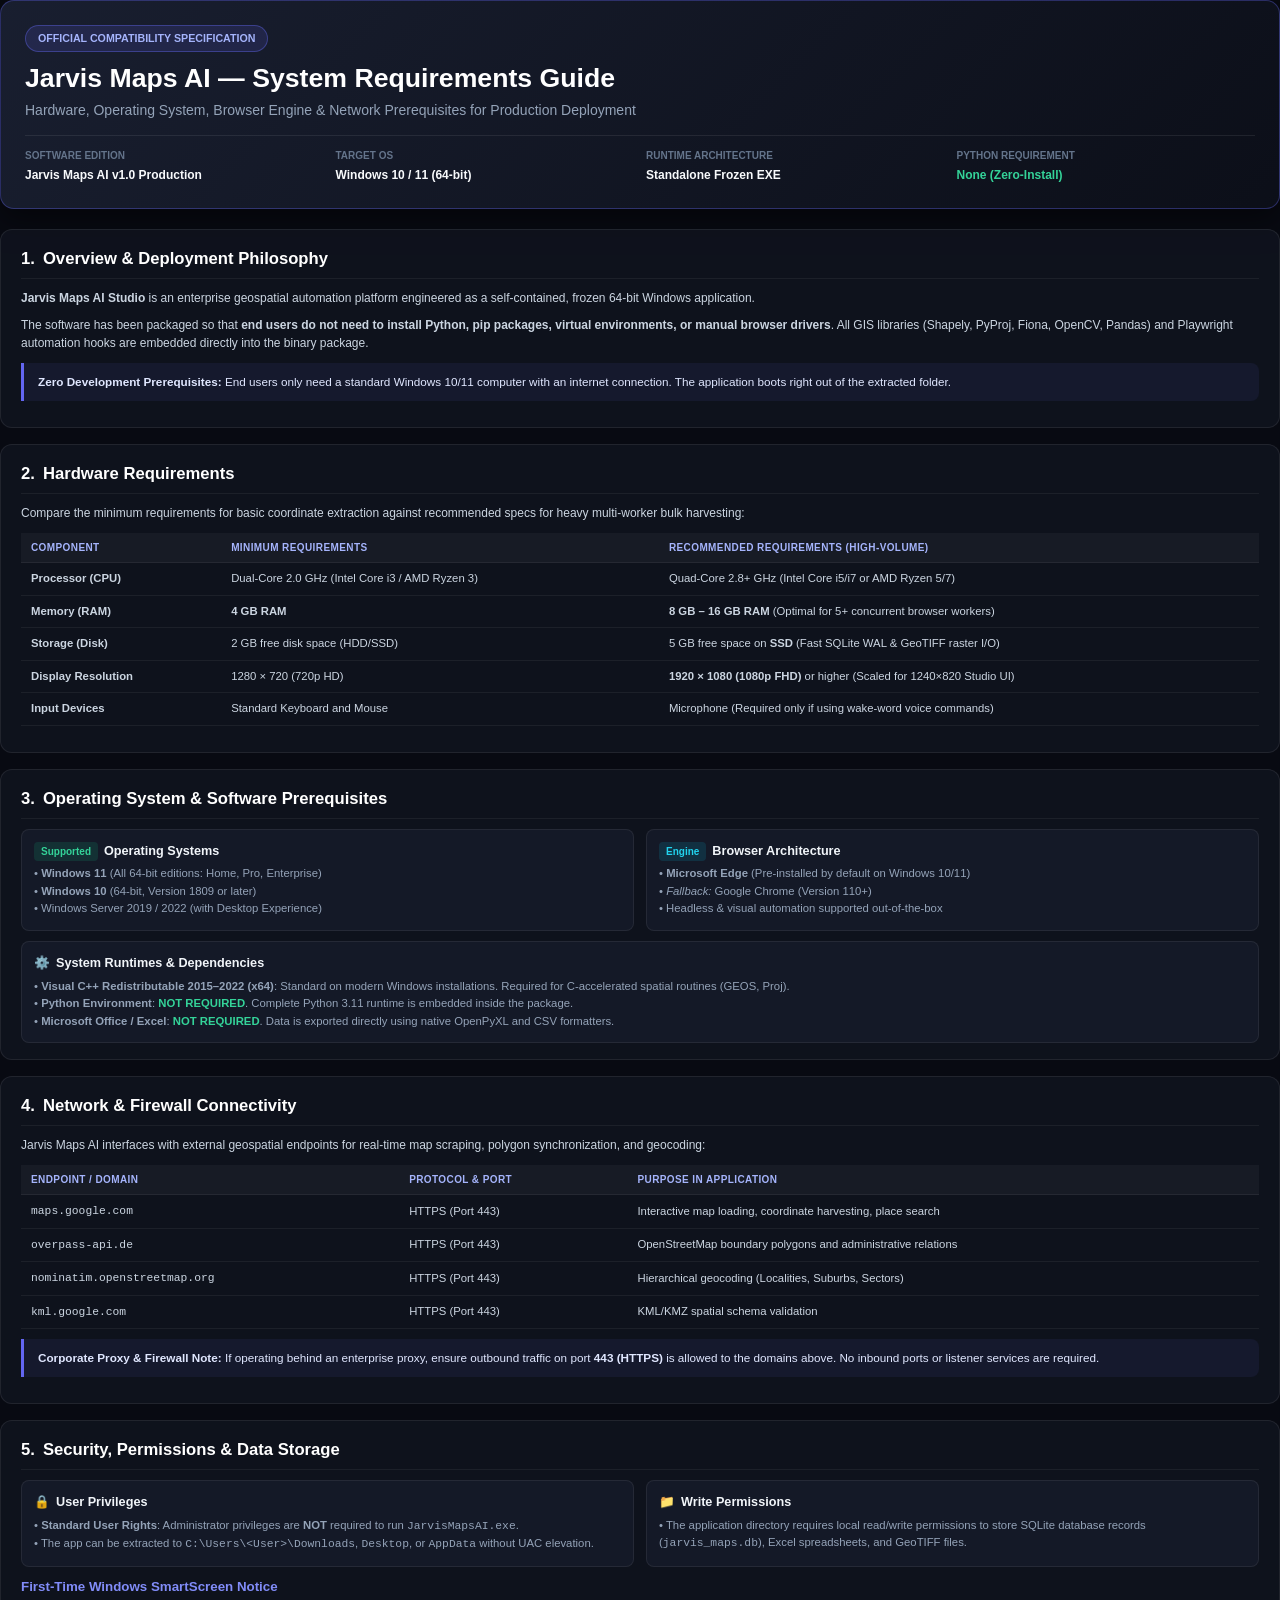
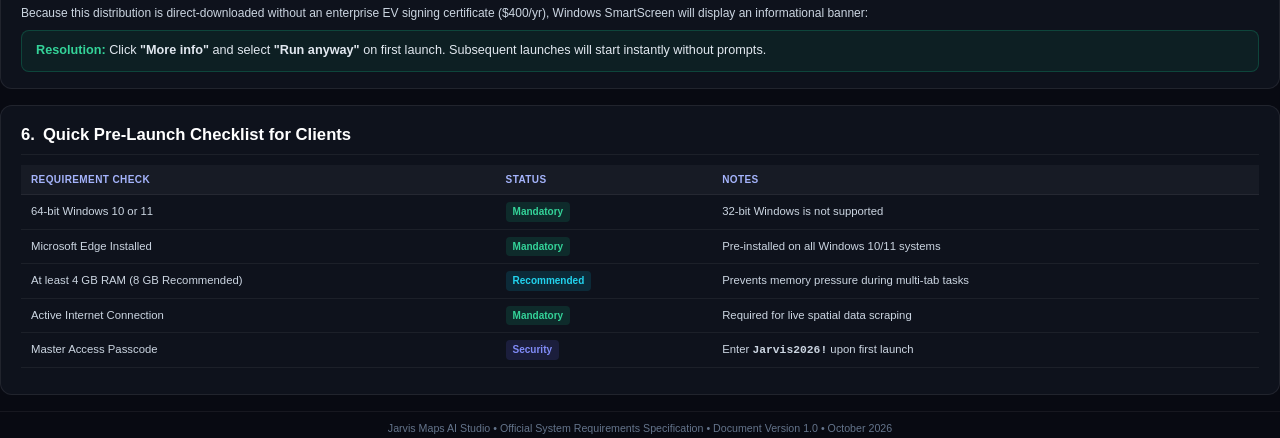
<file: docs/Jarvis_Maps_AI_System_Requirements.html>
<!DOCTYPE html>
<html lang="en">
<head>
  <meta charset="UTF-8">
  <title>Jarvis Maps AI — System Requirements Specification</title>
  <style>
    @page {
      size: A4;
      margin: 16mm 16mm 16mm 16mm;
    }
    
    * {
      box-sizing: border-box;
      margin: 0;
      padding: 0;
    }
    
    body {
      font-family: -apple-system, BlinkMacSystemFont, "Segoe UI", Roboto, Helvetica, Arial, sans-serif;
      background-color: #080a12;
      color: #e2e8f0;
      line-height: 1.55;
      font-size: 9.5pt;
    }
    
    .cover-card {
      background: linear-gradient(135deg, rgba(26, 32, 50, 0.95) 0%, rgba(12, 15, 25, 0.98) 100%);
      border: 1px solid rgba(99, 102, 241, 0.35);
      border-radius: 14px;
      padding: 24px;
      margin-bottom: 20px;
      box-shadow: 0 10px 30px rgba(0, 0, 0, 0.5);
    }
    
    .badge {
      display: inline-block;
      background: rgba(99, 102, 241, 0.15);
      border: 1px solid rgba(99, 102, 241, 0.4);
      color: #a5b4fc;
      padding: 4px 12px;
      border-radius: 999px;
      font-size: 8pt;
      font-weight: 600;
      margin-bottom: 10px;
    }
    
    h1 {
      font-size: 20pt;
      font-weight: 800;
      color: #ffffff;
      line-height: 1.2;
      margin-bottom: 6px;
    }
    
    .subtitle {
      font-size: 10.5pt;
      color: #94a3b8;
      margin-bottom: 14px;
    }
    
    .meta-grid {
      display: grid;
      grid-template-columns: repeat(4, 1fr);
      gap: 12px;
      border-top: 1px solid rgba(255, 255, 255, 0.08);
      padding-top: 12px;
    }
    
    .meta-item .label {
      font-size: 7.5pt;
      color: #64748b;
      text-transform: uppercase;
      font-weight: 600;
    }
    .meta-item .val {
      font-size: 9pt;
      color: #f8fafc;
      font-weight: 600;
      margin-top: 2px;
    }
    
    .section {
      background: rgba(18, 22, 34, 0.7);
      border: 1px solid rgba(255, 255, 255, 0.08);
      border-radius: 12px;
      padding: 16px 20px;
      margin-bottom: 16px;
      page-break-inside: avoid;
    }
    
    h2 {
      font-size: 12.5pt;
      font-weight: 700;
      color: #ffffff;
      margin-bottom: 10px;
      display: flex;
      align-items: center;
      gap: 8px;
      border-bottom: 1px solid rgba(255, 255, 255, 0.06);
      padding-bottom: 6px;
    }
    
    h3 {
      font-size: 10pt;
      font-weight: 600;
      color: #818cf8;
      margin: 10px 0 6px 0;
    }
    
    p {
      color: #cbd5e1;
      margin-bottom: 8px;
      font-size: 9pt;
    }
    
    table {
      width: 100%;
      border-collapse: collapse;
      margin: 10px 0;
      font-size: 8.5pt;
    }
    
    th, td {
      padding: 7px 10px;
      text-align: left;
      border-bottom: 1px solid rgba(255, 255, 255, 0.06);
    }
    
    th {
      background: rgba(255, 255, 255, 0.04);
      color: #a5b4fc;
      font-weight: 600;
      text-transform: uppercase;
      font-size: 7.5pt;
      letter-spacing: 0.04em;
    }
    
    td {
      color: #cbd5e1;
    }
    
    .grid-2 {
      display: grid;
      grid-template-columns: 1fr 1fr;
      gap: 12px;
      margin: 10px 0;
    }
    
    .card-box {
      background: rgba(25, 30, 48, 0.6);
      border: 1px solid rgba(255, 255, 255, 0.07);
      border-radius: 8px;
      padding: 12px;
    }
    
    .card-box h4 {
      font-size: 9.5pt;
      color: #f1f5f9;
      margin-bottom: 4px;
      display: flex;
      align-items: center;
      gap: 6px;
    }
    
    .card-box p {
      font-size: 8.5pt;
      color: #94a3b8;
      margin: 0;
    }
    
    .pill {
      display: inline-block;
      padding: 2px 7px;
      border-radius: 4px;
      font-size: 7.5pt;
      font-weight: 600;
    }
    .pill-green { background: rgba(16, 185, 129, 0.15); color: #34d399; }
    .pill-blue { background: rgba(6, 182, 212, 0.15); color: #22d3ee; }
    .pill-indigo { background: rgba(99, 102, 241, 0.15); color: #818cf8; }
    
    .callout {
      background: rgba(99, 102, 241, 0.08);
      border-left: 3px solid #6366f1;
      padding: 10px 14px;
      border-radius: 0 8px 8px 0;
      margin: 10px 0;
      font-size: 8.8pt;
      color: #e0e7ff;
    }
    
    .page-break {
      page-break-before: always;
    }
  </style>
</head>
<body>

  <!-- Cover Header -->
  <div class="cover-card">
    <div class="badge">OFFICIAL COMPATIBILITY SPECIFICATION</div>
    <h1>Jarvis Maps AI — System Requirements Guide</h1>
    <div class="subtitle">Hardware, Operating System, Browser Engine & Network Prerequisites for Production Deployment</div>
    
    <div class="meta-grid">
      <div class="meta-item">
        <div class="label">Software Edition</div>
        <div class="val">Jarvis Maps AI v1.0 Production</div>
      </div>
      <div class="meta-item">
        <div class="label">Target OS</div>
        <div class="val">Windows 10 / 11 (64-bit)</div>
      </div>
      <div class="meta-item">
        <div class="label">Runtime Architecture</div>
        <div class="val">Standalone Frozen EXE</div>
      </div>
      <div class="meta-item">
        <div class="label">Python Requirement</div>
        <div class="val" style="color: #34d399;">None (Zero-Install)</div>
      </div>
    </div>
  </div>

  <!-- Section 1: Overview -->
  <div class="section">
    <h2><span>1.</span> Overview & Deployment Philosophy</h2>
    <p>
      <strong>Jarvis Maps AI Studio</strong> is an enterprise geospatial automation platform engineered as a self-contained, frozen 64-bit Windows application. 
    </p>
    <p>
      The software has been packaged so that <strong>end users do not need to install Python, pip packages, virtual environments, or manual browser drivers</strong>. All GIS libraries (Shapely, PyProj, Fiona, OpenCV, Pandas) and Playwright automation hooks are embedded directly into the binary package.
    </p>
    <div class="callout">
      <strong>Zero Development Prerequisites:</strong> End users only need a standard Windows 10/11 computer with an internet connection. The application boots right out of the extracted folder.
    </div>
  </div>

  <!-- Section 2: Hardware Specifications -->
  <div class="section">
    <h2><span>2.</span> Hardware Requirements</h2>
    <p>Compare the minimum requirements for basic coordinate extraction against recommended specs for heavy multi-worker bulk harvesting:</p>
    
    <table>
      <thead>
        <tr>
          <th>Component</th>
          <th>Minimum Requirements</th>
          <th>Recommended Requirements (High-Volume)</th>
        </tr>
      </thead>
      <tbody>
        <tr>
          <td><strong>Processor (CPU)</strong></td>
          <td>Dual-Core 2.0 GHz (Intel Core i3 / AMD Ryzen 3)</td>
          <td>Quad-Core 2.8+ GHz (Intel Core i5/i7 or AMD Ryzen 5/7)</td>
        </tr>
        <tr>
          <td><strong>Memory (RAM)</strong></td>
          <td><strong>4 GB RAM</strong></td>
          <td><strong>8 GB – 16 GB RAM</strong> (Optimal for 5+ concurrent browser workers)</td>
        </tr>
        <tr>
          <td><strong>Storage (Disk)</strong></td>
          <td>2 GB free disk space (HDD/SSD)</td>
          <td>5 GB free space on <strong>SSD</strong> (Fast SQLite WAL & GeoTIFF raster I/O)</td>
        </tr>
        <tr>
          <td><strong>Display Resolution</strong></td>
          <td>1280 × 720 (720p HD)</td>
          <td><strong>1920 × 1080 (1080p FHD)</strong> or higher (Scaled for 1240×820 Studio UI)</td>
        </tr>
        <tr>
          <td><strong>Input Devices</strong></td>
          <td>Standard Keyboard and Mouse</td>
          <td>Microphone (Required only if using wake-word voice commands)</td>
        </tr>
      </tbody>
    </table>
  </div>

  <!-- Section 3: Operating System & Software Prerequisites -->
  <div class="section">
    <h2><span>3.</span> Operating System & Software Prerequisites</h2>
    
    <div class="grid-2">
      <div class="card-box">
        <h4><span class="pill pill-green">Supported</span> Operating Systems</h4>
        <p style="margin-top: 4px;">• <strong>Windows 11</strong> (All 64-bit editions: Home, Pro, Enterprise)<br>
        • <strong>Windows 10</strong> (64-bit, Version 1809 or later)<br>
        • Windows Server 2019 / 2022 (with Desktop Experience)</p>
      </div>
      <div class="card-box">
        <h4><span class="pill pill-blue">Engine</span> Browser Architecture</h4>
        <p style="margin-top: 4px;">• <strong>Microsoft Edge</strong> (Pre-installed by default on Windows 10/11)<br>
        • <em>Fallback:</em> Google Chrome (Version 110+)<br>
        • Headless & visual automation supported out-of-the-box</p>
      </div>
    </div>

    <div class="card-box" style="margin-top: 8px;">
      <h4><span>⚙️</span> System Runtimes & Dependencies</h4>
      <p>
        • <strong>Visual C++ Redistributable 2015–2022 (x64)</strong>: Standard on modern Windows installations. Required for C-accelerated spatial routines (GEOS, Proj).<br>
        • <strong>Python Environment</strong>: <span style="color: #34d399; font-weight: 600;">NOT REQUIRED</span>. Complete Python 3.11 runtime is embedded inside the package.<br>
        • <strong>Microsoft Office / Excel</strong>: <span style="color: #34d399; font-weight: 600;">NOT REQUIRED</span>. Data is exported directly using native OpenPyXL and CSV formatters.
      </p>
    </div>
  </div>

  <div class="page-break"></div>

  <!-- Section 4: Network & Firewall Requirements -->
  <div class="section">
    <h2><span>4.</span> Network & Firewall Connectivity</h2>
    <p>Jarvis Maps AI interfaces with external geospatial endpoints for real-time map scraping, polygon synchronization, and geocoding:</p>

    <table>
      <thead>
        <tr>
          <th>Endpoint / Domain</th>
          <th>Protocol & Port</th>
          <th>Purpose in Application</th>
        </tr>
      </thead>
      <tbody>
        <tr>
          <td><code>maps.google.com</code></td>
          <td>HTTPS (Port 443)</td>
          <td>Interactive map loading, coordinate harvesting, place search</td>
        </tr>
        <tr>
          <td><code>overpass-api.de</code></td>
          <td>HTTPS (Port 443)</td>
          <td>OpenStreetMap boundary polygons and administrative relations</td>
        </tr>
        <tr>
          <td><code>nominatim.openstreetmap.org</code></td>
          <td>HTTPS (Port 443)</td>
          <td>Hierarchical geocoding (Localities, Suburbs, Sectors)</td>
        </tr>
        <tr>
          <td><code>kml.google.com</code></td>
          <td>HTTPS (Port 443)</td>
          <td>KML/KMZ spatial schema validation</td>
        </tr>
      </tbody>
    </table>

    <div class="callout">
      <strong>Corporate Proxy & Firewall Note:</strong> If operating behind an enterprise proxy, ensure outbound traffic on port <strong>443 (HTTPS)</strong> is allowed to the domains above. No inbound ports or listener services are required.
    </div>
  </div>

  <!-- Section 5: Permissions & Storage -->
  <div class="section">
    <h2><span>5.</span> Security, Permissions & Data Storage</h2>
    
    <div class="grid-2">
      <div class="card-box">
        <h4><span>🔒</span> User Privileges</h4>
        <p>
          • <strong>Standard User Rights</strong>: Administrator privileges are <strong>NOT</strong> required to run <code>JarvisMapsAI.exe</code>.<br>
          • The app can be extracted to <code>C:\Users\&lt;User&gt;\Downloads</code>, <code>Desktop</code>, or <code>AppData</code> without UAC elevation.
        </p>
      </div>
      <div class="card-box">
        <h4><span>📁</span> Write Permissions</h4>
        <p>
          • The application directory requires local read/write permissions to store SQLite database records (<code>jarvis_maps.db</code>), Excel spreadsheets, and GeoTIFF files.
        </p>
      </div>
    </div>

    <h3>First-Time Windows SmartScreen Notice</h3>
    <p>
      Because this distribution is direct-downloaded without an enterprise EV signing certificate ($400/yr), Windows SmartScreen will display an informational banner:
    </p>
    <div style="background: rgba(16, 185, 129, 0.08); border: 1px solid rgba(16, 185, 129, 0.25); border-radius: 8px; padding: 10px 14px; margin-top: 6px;">
      <span style="font-weight: 700; color: #34d399;">Resolution:</span> Click <strong>"More info"</strong> and select <strong>"Run anyway"</strong> on first launch. Subsequent launches will start instantly without prompts.
    </div>
  </div>

  <!-- Section 6: Summary Checklist -->
  <div class="section">
    <h2><span>6.</span> Quick Pre-Launch Checklist for Clients</h2>
    
    <table>
      <thead>
        <tr>
          <th>Requirement Check</th>
          <th>Status</th>
          <th>Notes</th>
        </tr>
      </thead>
      <tbody>
        <tr>
          <td>64-bit Windows 10 or 11</td>
          <td><span class="pill pill-green">Mandatory</span></td>
          <td>32-bit Windows is not supported</td>
        </tr>
        <tr>
          <td>Microsoft Edge Installed</td>
          <td><span class="pill pill-green">Mandatory</span></td>
          <td>Pre-installed on all Windows 10/11 systems</td>
        </tr>
        <tr>
          <td>At least 4 GB RAM (8 GB Recommended)</td>
          <td><span class="pill pill-blue">Recommended</span></td>
          <td>Prevents memory pressure during multi-tab tasks</td>
        </tr>
        <tr>
          <td>Active Internet Connection</td>
          <td><span class="pill pill-green">Mandatory</span></td>
          <td>Required for live spatial data scraping</td>
        </tr>
        <tr>
          <td>Master Access Passcode</td>
          <td><span class="pill pill-indigo">Security</span></td>
          <td>Enter <strong><code>Jarvis2026!</code></strong> upon first launch</td>
        </tr>
      </tbody>
    </table>
  </div>

  <!-- Footer -->
  <div style="text-align: center; padding: 8px 0; color: #64748b; font-size: 8pt; border-top: 1px solid rgba(255, 255, 255, 0.06); margin-top: 12px;">
    Jarvis Maps AI Studio • Official System Requirements Specification • Document Version 1.0 • October 2026
  </div>

</body>
</html>
</file>
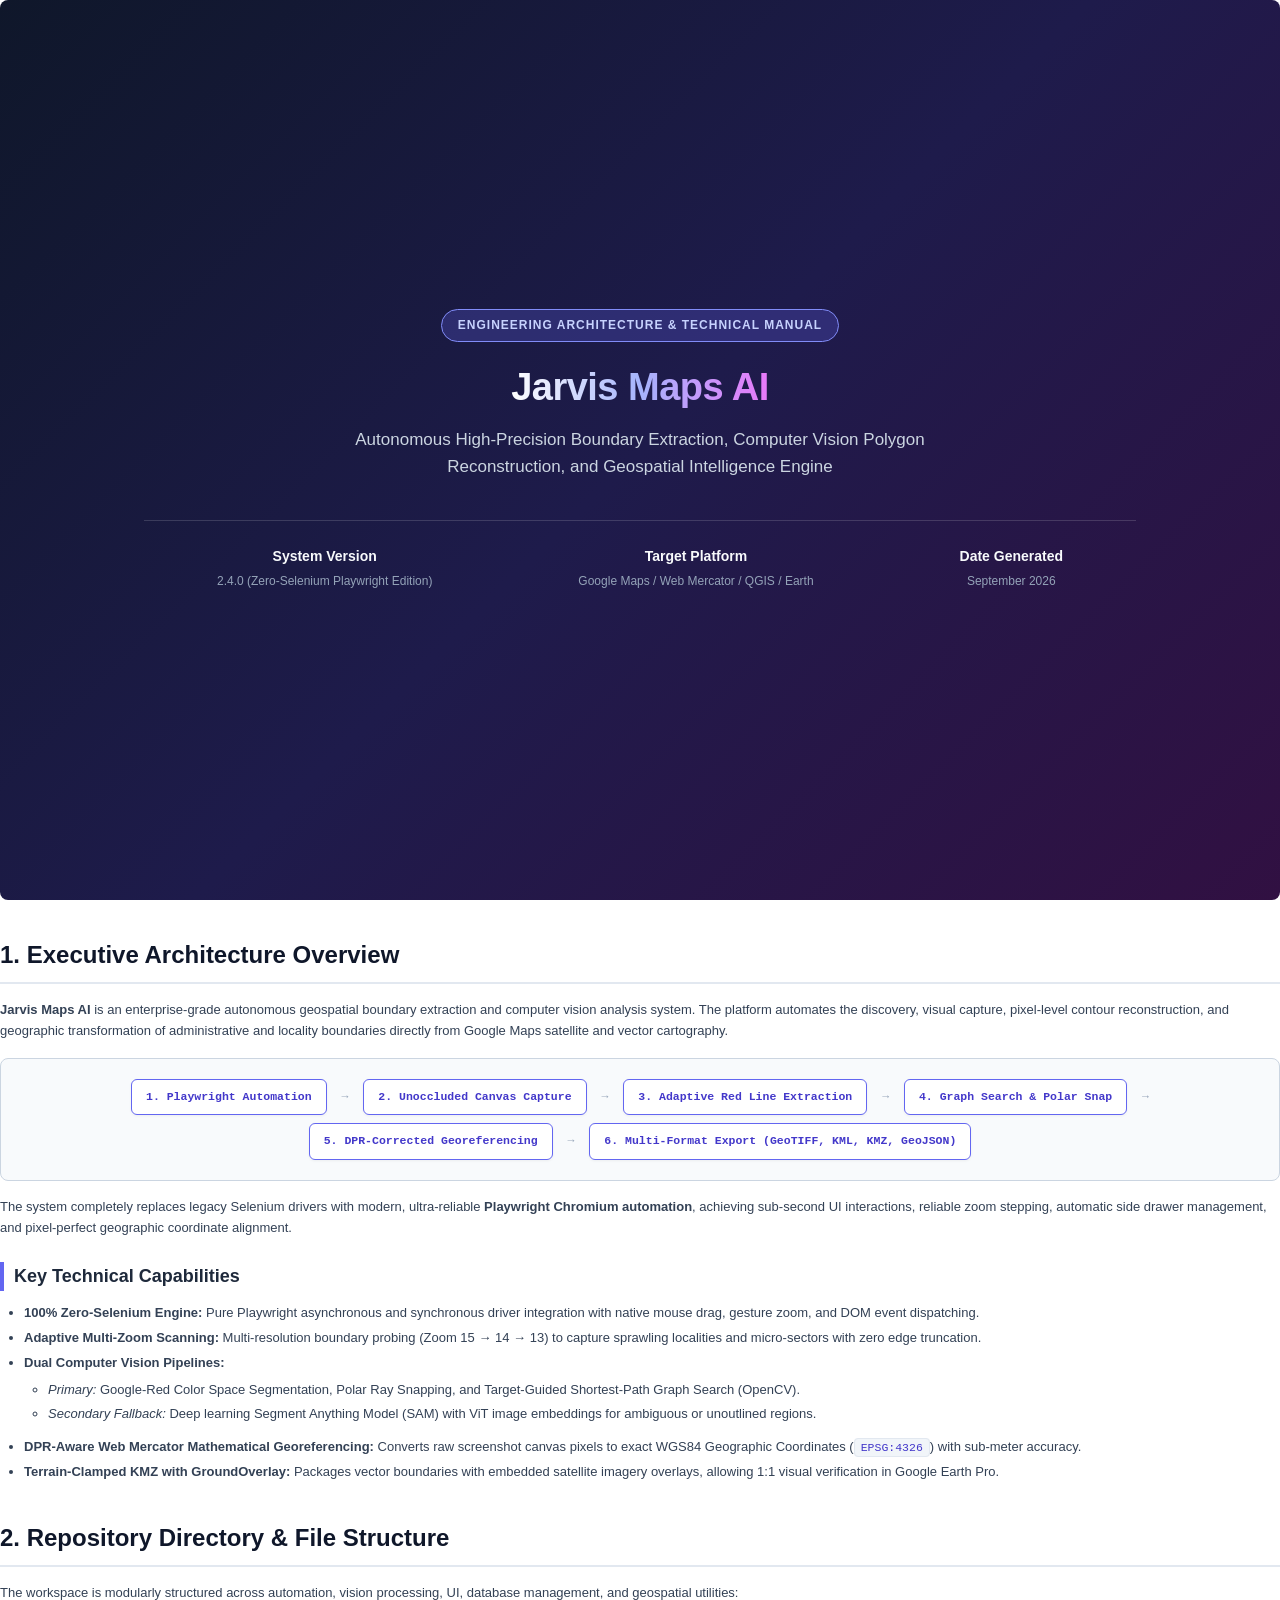
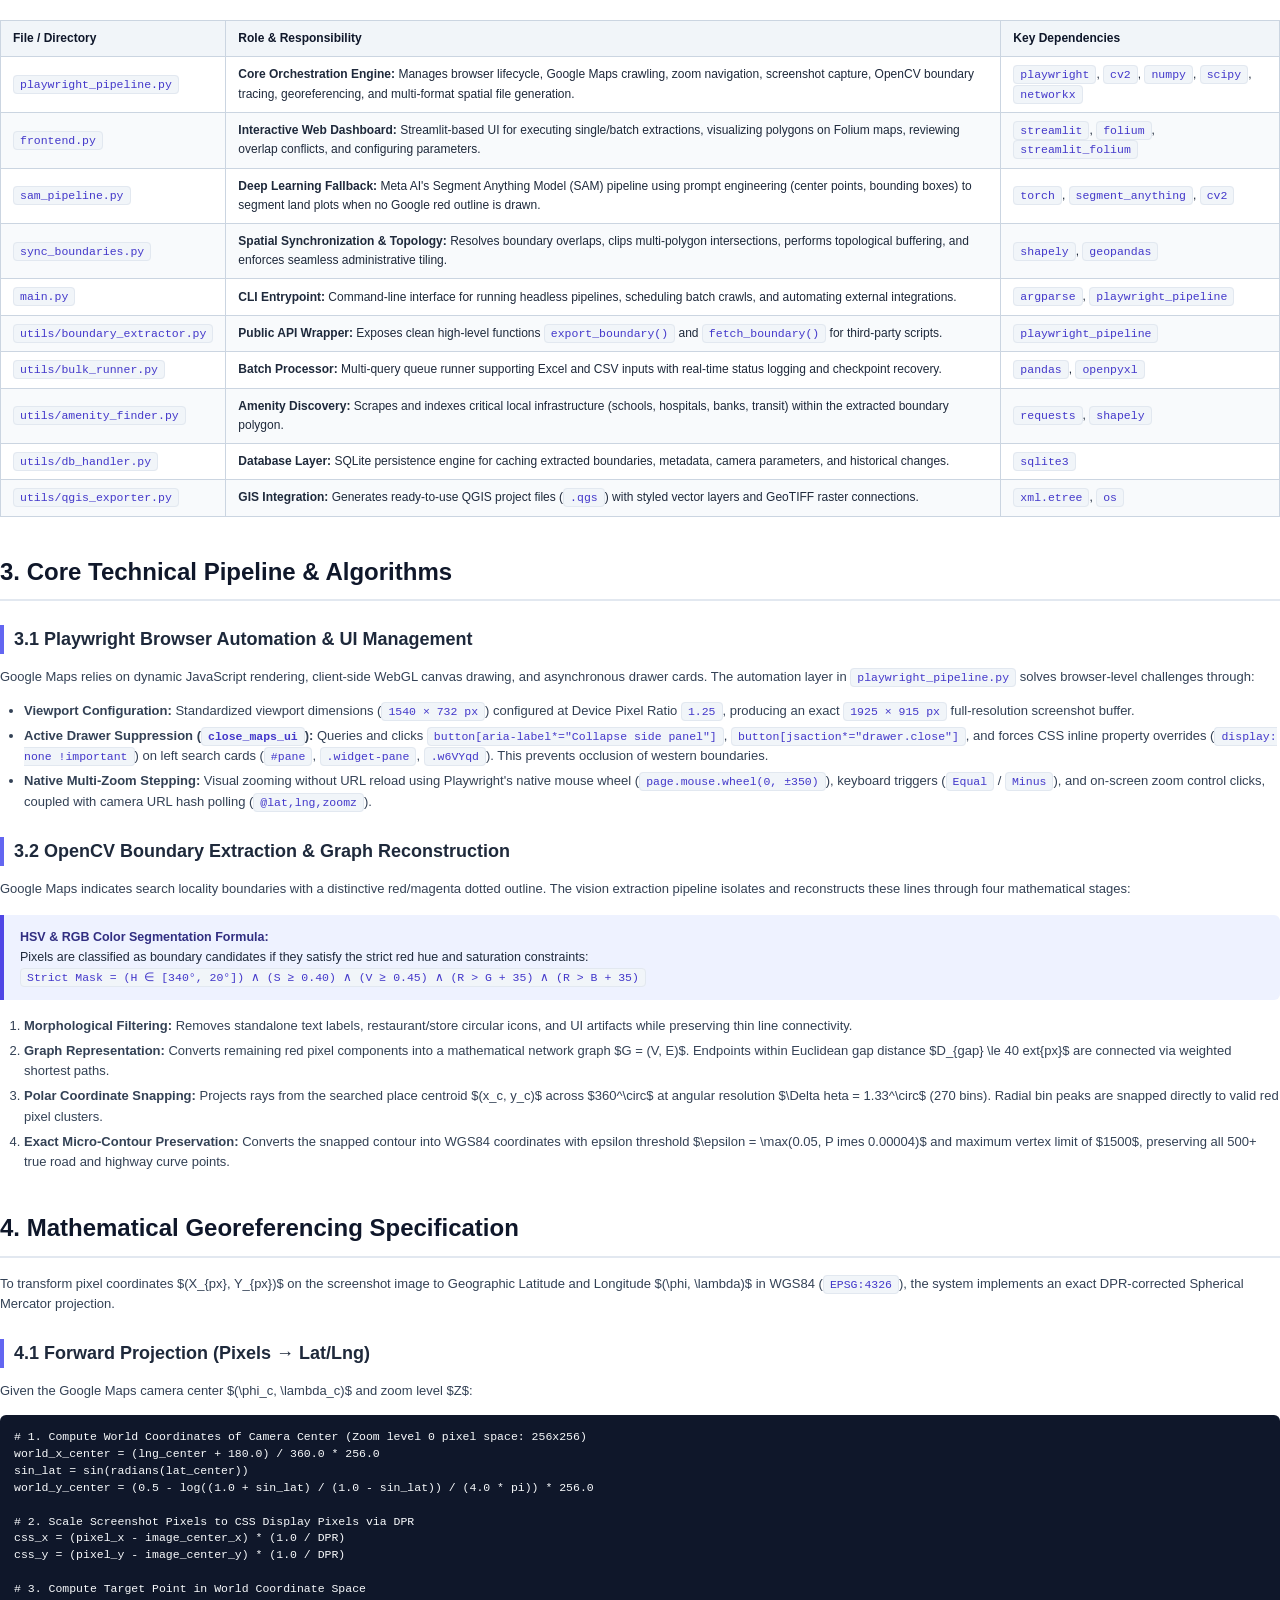
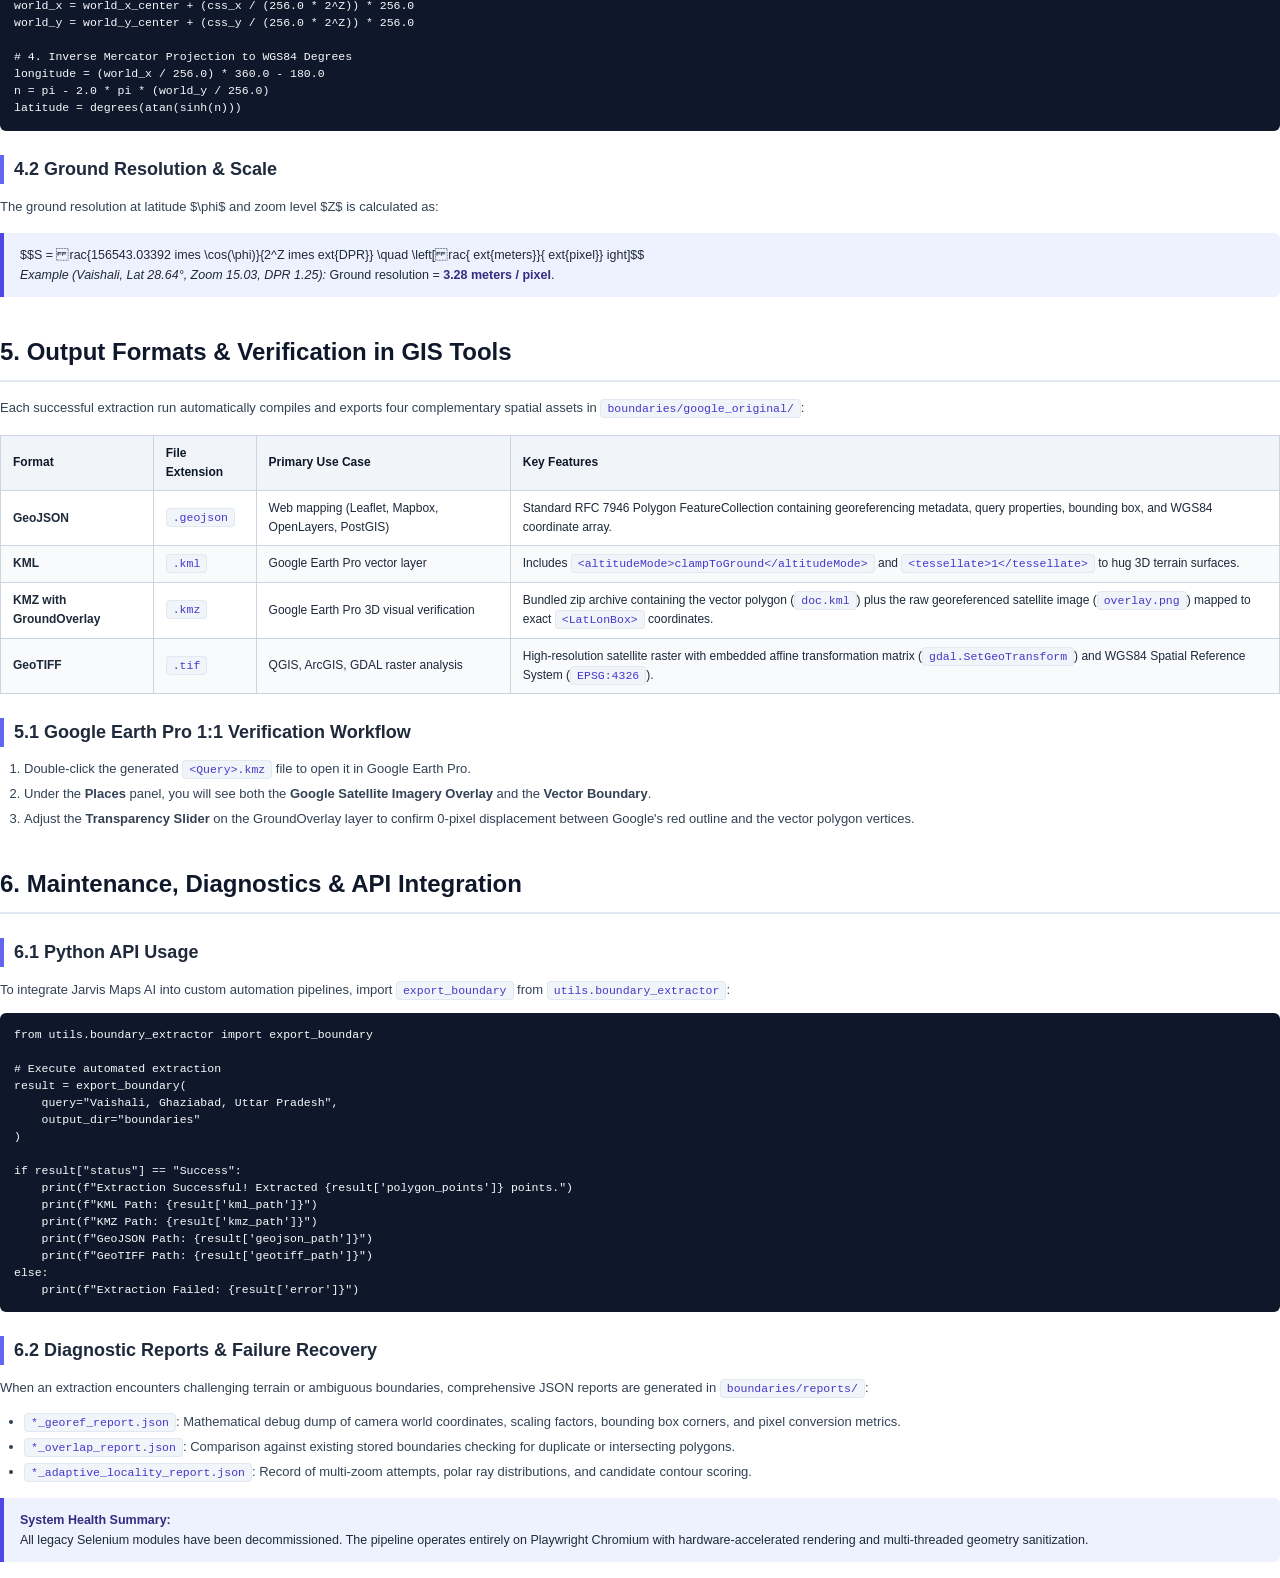
<file: docs/Jarvis_Maps_AI_Technical_Documentation.html>
<!DOCTYPE html>
<html lang="en">
<head>
<meta charset="UTF-8">
<title>Jarvis Maps AI - Complete Technical Documentation</title>
<style>
  @page {
    size: A4;
    margin: 20mm 15mm 20mm 15mm;
    @bottom-right {
      content: counter(page);
    }
  }
  body {
    font-family: -apple-system, BlinkMacSystemFont, "Segoe UI", Roboto, "Helvetica Neue", Arial, sans-serif;
    color: #1e293b;
    line-height: 1.6;
    font-size: 13px;
    background: #ffffff;
    margin: 0;
    padding: 0;
  }
  .cover-page {
    page-break-after: always;
    height: 100vh;
    display: flex;
    flex-direction: column;
    justify-content: center;
    align-items: center;
    text-align: center;
    padding: 40px 20px;
    background: linear-gradient(135deg, #0f172a 0%, #1e1b4b 50%, #311042 100%);
    color: #ffffff;
    border-radius: 8px;
    box-sizing: border-box;
  }
  .cover-badge {
    background: rgba(99, 102, 241, 0.25);
    border: 1px solid #818cf8;
    color: #c7d2fe;
    padding: 6px 16px;
    border-radius: 20px;
    font-size: 12px;
    font-weight: 600;
    letter-spacing: 1px;
    text-transform: uppercase;
    margin-bottom: 24px;
  }
  .cover-title {
    font-size: 38px;
    font-weight: 800;
    letter-spacing: -0.5px;
    margin: 0 0 16px 0;
    line-height: 1.15;
    background: linear-gradient(to right, #ffffff, #a5b4fc, #e879f9);
    -webkit-background-clip: text;
    -webkit-text-fill-color: transparent;
  }
  .cover-subtitle {
    font-size: 17px;
    color: #cbd5e1;
    max-width: 650px;
    margin: 0 0 40px 0;
    font-weight: 300;
  }
  .cover-meta {
    border-top: 1px solid rgba(255, 255, 255, 0.15);
    padding-top: 24px;
    width: 80%;
    display: flex;
    justify-content: space-around;
    font-size: 12px;
    color: #94a3b8;
  }
  .cover-meta div strong {
    display: block;
    color: #f8fafc;
    font-size: 14px;
    margin-bottom: 4px;
  }
  
  h1 {
    font-size: 24px;
    font-weight: 700;
    color: #0f172a;
    border-bottom: 2px solid #e2e8f0;
    padding-bottom: 8px;
    margin-top: 36px;
    margin-bottom: 16px;
    page-break-after: avoid;
  }
  h2 {
    font-size: 18px;
    font-weight: 600;
    color: #1e293b;
    margin-top: 24px;
    margin-bottom: 12px;
    border-left: 4px solid #6366f1;
    padding-left: 10px;
    page-break-after: avoid;
  }
  h3 {
    font-size: 14px;
    font-weight: 600;
    color: #334155;
    margin-top: 18px;
    margin-bottom: 8px;
    page-break-after: avoid;
  }
  p, li {
    color: #334155;
    font-size: 13px;
  }
  ul, ol {
    padding-left: 24px;
    margin-top: 6px;
    margin-bottom: 12px;
  }
  li {
    margin-bottom: 4px;
  }
  
  table {
    width: 100%;
    border-collapse: collapse;
    margin: 16px 0;
    font-size: 12px;
    page-break-inside: avoid;
  }
  th, td {
    padding: 8px 12px;
    border: 1px solid #cbd5e1;
    text-align: left;
  }
  th {
    background-color: #f1f5f9;
    color: #0f172a;
    font-weight: 600;
  }
  tr:nth-child(even) {
    background-color: #f8fafc;
  }
  
  code {
    font-family: "SFMono-Regular", Consolas, "Liberation Mono", Menlo, Courier, monospace;
    font-size: 11.5px;
    background: #f1f5f9;
    color: #4338ca;
    padding: 2px 6px;
    border-radius: 4px;
    border: 1px solid #e2e8f0;
  }
  pre {
    background: #0f172a;
    color: #f8fafc;
    padding: 14px;
    border-radius: 6px;
    font-size: 11px;
    overflow-x: auto;
    line-height: 1.45;
    page-break-inside: avoid;
    font-family: "SFMono-Regular", Consolas, "Liberation Mono", Menlo, Courier, monospace;
  }
  pre code {
    background: transparent;
    color: inherit;
    border: none;
    padding: 0;
  }
  
  .callout {
    background: #eef2ff;
    border-left: 4px solid #4f46e5;
    padding: 12px 16px;
    margin: 16px 0;
    border-radius: 0 6px 6px 0;
    font-size: 12.5px;
  }
  .callout strong {
    color: #312e81;
  }
  
  .diagram-box {
    background: #f8fafc;
    border: 1px solid #cbd5e1;
    border-radius: 8px;
    padding: 16px;
    margin: 16px 0;
    text-align: center;
    font-family: monospace;
    font-size: 11.5px;
    page-break-inside: avoid;
  }
  
  .flow-step {
    display: inline-block;
    background: #ffffff;
    border: 1px solid #6366f1;
    border-radius: 6px;
    padding: 8px 14px;
    margin: 4px;
    font-weight: 600;
    color: #4338ca;
    box-shadow: 0 1px 3px rgba(0,0,0,0.05);
  }
  .flow-arrow {
    display: inline-block;
    color: #94a3b8;
    font-weight: bold;
    margin: 0 4px;
  }
  
  .page-break {
    page-break-before: always;
  }
</style>
</head>
<body>

<div class="cover-page">
  <div class="cover-badge">Engineering Architecture & Technical Manual</div>
  <div class="cover-title">Jarvis Maps AI</div>
  <div class="cover-subtitle">Autonomous High-Precision Boundary Extraction, Computer Vision Polygon Reconstruction, and Geospatial Intelligence Engine</div>
  <div class="cover-meta">
    <div>
      <strong>System Version</strong>
      2.4.0 (Zero-Selenium Playwright Edition)
    </div>
    <div>
      <strong>Target Platform</strong>
      Google Maps / Web Mercator / QGIS / Earth
    </div>
    <div>
      <strong>Date Generated</strong>
      September 2026
    </div>
  </div>
</div>

<h1>1. Executive Architecture Overview</h1>
<p>
<strong>Jarvis Maps AI</strong> is an enterprise-grade autonomous geospatial boundary extraction and computer vision analysis system. The platform automates the discovery, visual capture, pixel-level contour reconstruction, and geographic transformation of administrative and locality boundaries directly from Google Maps satellite and vector cartography.
</p>

<div class="diagram-box">
  <div class="flow-step">1. Playwright Automation</div>
  <span class="flow-arrow">&rarr;</span>
  <div class="flow-step">2. Unoccluded Canvas Capture</div>
  <span class="flow-arrow">&rarr;</span>
  <div class="flow-step">3. Adaptive Red Line Extraction</div>
  <span class="flow-arrow">&rarr;</span>
  <div class="flow-step">4. Graph Search & Polar Snap</div>
  <span class="flow-arrow">&rarr;</span>
  <div class="flow-step">5. DPR-Corrected Georeferencing</div>
  <span class="flow-arrow">&rarr;</span>
  <div class="flow-step">6. Multi-Format Export (GeoTIFF, KML, KMZ, GeoJSON)</div>
</div>

<p>
The system completely replaces legacy Selenium drivers with modern, ultra-reliable <strong>Playwright Chromium automation</strong>, achieving sub-second UI interactions, reliable zoom stepping, automatic side drawer management, and pixel-perfect geographic coordinate alignment.
</p>

<h2>Key Technical Capabilities</h2>
<ul>
  <li><strong>100% Zero-Selenium Engine:</strong> Pure Playwright asynchronous and synchronous driver integration with native mouse drag, gesture zoom, and DOM event dispatching.</li>
  <li><strong>Adaptive Multi-Zoom Scanning:</strong> Multi-resolution boundary probing (Zoom 15 &rarr; 14 &rarr; 13) to capture sprawling localities and micro-sectors with zero edge truncation.</li>
  <li><strong>Dual Computer Vision Pipelines:</strong>
    <ul>
      <li><em>Primary:</em> Google-Red Color Space Segmentation, Polar Ray Snapping, and Target-Guided Shortest-Path Graph Search (OpenCV).</li>
      <li><em>Secondary Fallback:</em> Deep learning Segment Anything Model (SAM) with ViT image embeddings for ambiguous or unoutlined regions.</li>
    </ul>
  </li>
  <li><strong>DPR-Aware Web Mercator Mathematical Georeferencing:</strong> Converts raw screenshot canvas pixels to exact WGS84 Geographic Coordinates (<code>EPSG:4326</code>) with sub-meter accuracy.</li>
  <li><strong>Terrain-Clamped KMZ with GroundOverlay:</strong> Packages vector boundaries with embedded satellite imagery overlays, allowing 1:1 visual verification in Google Earth Pro.</li>
</ul>

<div class="page-break"></div>

<h1>2. Repository Directory & File Structure</h1>
<p>The workspace is modularly structured across automation, vision processing, UI, database management, and geospatial utilities:</p>

<table>
  <thead>
    <tr>
      <th>File / Directory</th>
      <th>Role & Responsibility</th>
      <th>Key Dependencies</th>
    </tr>
  </thead>
  <tbody>
    <tr>
      <td><code>playwright_pipeline.py</code></td>
      <td><strong>Core Orchestration Engine:</strong> Manages browser lifecycle, Google Maps crawling, zoom navigation, screenshot capture, OpenCV boundary tracing, georeferencing, and multi-format spatial file generation.</td>
      <td><code>playwright</code>, <code>cv2</code>, <code>numpy</code>, <code>scipy</code>, <code>networkx</code></td>
    </tr>
    <tr>
      <td><code>frontend.py</code></td>
      <td><strong>Interactive Web Dashboard:</strong> Streamlit-based UI for executing single/batch extractions, visualizing polygons on Folium maps, reviewing overlap conflicts, and configuring parameters.</td>
      <td><code>streamlit</code>, <code>folium</code>, <code>streamlit_folium</code></td>
    </tr>
    <tr>
      <td><code>sam_pipeline.py</code></td>
      <td><strong>Deep Learning Fallback:</strong> Meta AI's Segment Anything Model (SAM) pipeline using prompt engineering (center points, bounding boxes) to segment land plots when no Google red outline is drawn.</td>
      <td><code>torch</code>, <code>segment_anything</code>, <code>cv2</code></td>
    </tr>
    <tr>
      <td><code>sync_boundaries.py</code></td>
      <td><strong>Spatial Synchronization & Topology:</strong> Resolves boundary overlaps, clips multi-polygon intersections, performs topological buffering, and enforces seamless administrative tiling.</td>
      <td><code>shapely</code>, <code>geopandas</code></td>
    </tr>
    <tr>
      <td><code>main.py</code></td>
      <td><strong>CLI Entrypoint:</strong> Command-line interface for running headless pipelines, scheduling batch crawls, and automating external integrations.</td>
      <td><code>argparse</code>, <code>playwright_pipeline</code></td>
    </tr>
    <tr>
      <td><code>utils/boundary_extractor.py</code></td>
      <td><strong>Public API Wrapper:</strong> Exposes clean high-level functions <code>export_boundary()</code> and <code>fetch_boundary()</code> for third-party scripts.</td>
      <td><code>playwright_pipeline</code></td>
    </tr>
    <tr>
      <td><code>utils/bulk_runner.py</code></td>
      <td><strong>Batch Processor:</strong> Multi-query queue runner supporting Excel and CSV inputs with real-time status logging and checkpoint recovery.</td>
      <td><code>pandas</code>, <code>openpyxl</code></td>
    </tr>
    <tr>
      <td><code>utils/amenity_finder.py</code></td>
      <td><strong>Amenity Discovery:</strong> Scrapes and indexes critical local infrastructure (schools, hospitals, banks, transit) within the extracted boundary polygon.</td>
      <td><code>requests</code>, <code>shapely</code></td>
    </tr>
    <tr>
      <td><code>utils/db_handler.py</code></td>
      <td><strong>Database Layer:</strong> SQLite persistence engine for caching extracted boundaries, metadata, camera parameters, and historical changes.</td>
      <td><code>sqlite3</code></td>
    </tr>
    <tr>
      <td><code>utils/qgis_exporter.py</code></td>
      <td><strong>GIS Integration:</strong> Generates ready-to-use QGIS project files (<code>.qgs</code>) with styled vector layers and GeoTIFF raster connections.</td>
      <td><code>xml.etree</code>, <code>os</code></td>
    </tr>
  </tbody>
</table>

<div class="page-break"></div>

<h1>3. Core Technical Pipeline & Algorithms</h1>

<h2>3.1 Playwright Browser Automation & UI Management</h2>
<p>
Google Maps relies on dynamic JavaScript rendering, client-side WebGL canvas drawing, and asynchronous drawer cards. The automation layer in <code>playwright_pipeline.py</code> solves browser-level challenges through:
</p>
<ul>
  <li><strong>Viewport Configuration:</strong> Standardized viewport dimensions (<code>1540 &times; 732 px</code>) configured at Device Pixel Ratio <code>1.25</code>, producing an exact <code>1925 &times; 915 px</code> full-resolution screenshot buffer.</li>
  <li><strong>Active Drawer Suppression (<code>close_maps_ui</code>):</strong> Queries and clicks <code>button[aria-label*="Collapse side panel"]</code>, <code>button[jsaction*="drawer.close"]</code>, and forces CSS inline property overrides (<code>display: none !important</code>) on left search cards (<code>#pane</code>, <code>.widget-pane</code>, <code>.w6VYqd</code>). This prevents occlusion of western boundaries.</li>
  <li><strong>Native Multi-Zoom Stepping:</strong> Visual zooming without URL reload using Playwright's native mouse wheel (<code>page.mouse.wheel(0, &plusmn;350)</code>), keyboard triggers (<code>Equal</code> / <code>Minus</code>), and on-screen zoom control clicks, coupled with camera URL hash polling (<code>@lat,lng,zoomz</code>).</li>
</ul>

<h2>3.2 OpenCV Boundary Extraction & Graph Reconstruction</h2>
<p>
Google Maps indicates search locality boundaries with a distinctive red/magenta dotted outline. The vision extraction pipeline isolates and reconstructs these lines through four mathematical stages:
</p>

<div class="callout">
  <strong>HSV & RGB Color Segmentation Formula:</strong><br>
  Pixels are classified as boundary candidates if they satisfy the strict red hue and saturation constraints:<br>
  <code>Strict Mask = (H &isin; [340&deg;, 20&deg;]) &and; (S &ge; 0.40) &and; (V &ge; 0.45) &and; (R &gt; G + 35) &and; (R &gt; B + 35)</code>
</div>

<ol>
  <li><strong>Morphological Filtering:</strong> Removes standalone text labels, restaurant/store circular icons, and UI artifacts while preserving thin line connectivity.</li>
  <li><strong>Graph Representation:</strong> Converts remaining red pixel components into a mathematical network graph $G = (V, E)$. Endpoints within Euclidean gap distance $D_{gap} \le 40	ext{px}$ are connected via weighted shortest paths.</li>
  <li><strong>Polar Coordinate Snapping:</strong> Projects rays from the searched place centroid $(x_c, y_c)$ across $360^\circ$ at angular resolution $\Delta	heta = 1.33^\circ$ (270 bins). Radial bin peaks are snapped directly to valid red pixel clusters.</li>
  <li><strong>Exact Micro-Contour Preservation:</strong> Converts the snapped contour into WGS84 coordinates with epsilon threshold $\epsilon = \max(0.05, P 	imes 0.00004)$ and maximum vertex limit of $1500$, preserving all 500+ true road and highway curve points.</li>
</ol>

<div class="page-break"></div>

<h1>4. Mathematical Georeferencing Specification</h1>
<p>
To transform pixel coordinates $(X_{px}, Y_{px})$ on the screenshot image to Geographic Latitude and Longitude $(\phi, \lambda)$ in WGS84 (<code>EPSG:4326</code>), the system implements an exact DPR-corrected Spherical Mercator projection.
</p>

<h2>4.1 Forward Projection (Pixels &rarr; Lat/Lng)</h2>
<p>Given the Google Maps camera center $(\phi_c, \lambda_c)$ and zoom level $Z$:</p>

<pre><code># 1. Compute World Coordinates of Camera Center (Zoom level 0 pixel space: 256x256)
world_x_center = (lng_center + 180.0) / 360.0 * 256.0
sin_lat = sin(radians(lat_center))
world_y_center = (0.5 - log((1.0 + sin_lat) / (1.0 - sin_lat)) / (4.0 * pi)) * 256.0

# 2. Scale Screenshot Pixels to CSS Display Pixels via DPR
css_x = (pixel_x - image_center_x) * (1.0 / DPR)
css_y = (pixel_y - image_center_y) * (1.0 / DPR)

# 3. Compute Target Point in World Coordinate Space
world_x = world_x_center + (css_x / (256.0 * 2^Z)) * 256.0
world_y = world_y_center + (css_y / (256.0 * 2^Z)) * 256.0

# 4. Inverse Mercator Projection to WGS84 Degrees
longitude = (world_x / 256.0) * 360.0 - 180.0
n = pi - 2.0 * pi * (world_y / 256.0)
latitude = degrees(atan(sinh(n)))
</code></pre>

<h2>4.2 Ground Resolution & Scale</h2>
<p>The ground resolution at latitude $\phi$ and zoom level $Z$ is calculated as:</p>
<div class="callout">
  $$S = rac{156543.03392 	imes \cos(\phi)}{2^Z 	imes 	ext{DPR}} \quad \left[rac{	ext{meters}}{	ext{pixel}}ight]$$
  <br>
  <em>Example (Vaishali, Lat 28.64&deg;, Zoom 15.03, DPR 1.25):</em> Ground resolution = <strong>3.28 meters / pixel</strong>.
</div>

<div class="page-break"></div>

<h1>5. Output Formats & Verification in GIS Tools</h1>

<p>Each successful extraction run automatically compiles and exports four complementary spatial assets in <code>boundaries/google_original/</code>:</p>

<table>
  <thead>
    <tr>
      <th>Format</th>
      <th>File Extension</th>
      <th>Primary Use Case</th>
      <th>Key Features</th>
    </tr>
  </thead>
  <tbody>
    <tr>
      <td><strong>GeoJSON</strong></td>
      <td><code>.geojson</code></td>
      <td>Web mapping (Leaflet, Mapbox, OpenLayers, PostGIS)</td>
      <td>Standard RFC 7946 Polygon FeatureCollection containing georeferencing metadata, query properties, bounding box, and WGS84 coordinate array.</td>
    </tr>
    <tr>
      <td><strong>KML</strong></td>
      <td><code>.kml</code></td>
      <td>Google Earth Pro vector layer</td>
      <td>Includes <code>&lt;altitudeMode&gt;clampToGround&lt;/altitudeMode&gt;</code> and <code>&lt;tessellate&gt;1&lt;/tessellate&gt;</code> to hug 3D terrain surfaces.</td>
    </tr>
    <tr>
      <td><strong>KMZ with GroundOverlay</strong></td>
      <td><code>.kmz</code></td>
      <td>Google Earth Pro 3D visual verification</td>
      <td>Bundled zip archive containing the vector polygon (<code>doc.kml</code>) plus the raw georeferenced satellite image (<code>overlay.png</code>) mapped to exact <code>&lt;LatLonBox&gt;</code> coordinates.</td>
    </tr>
    <tr>
      <td><strong>GeoTIFF</strong></td>
      <td><code>.tif</code></td>
      <td>QGIS, ArcGIS, GDAL raster analysis</td>
      <td>High-resolution satellite raster with embedded affine transformation matrix (<code>gdal.SetGeoTransform</code>) and WGS84 Spatial Reference System (<code>EPSG:4326</code>).</td>
    </tr>
  </tbody>
</table>

<h2>5.1 Google Earth Pro 1:1 Verification Workflow</h2>
<ol>
  <li>Double-click the generated <code>&lt;Query&gt;.kmz</code> file to open it in Google Earth Pro.</li>
  <li>Under the <strong>Places</strong> panel, you will see both the <strong>Google Satellite Imagery Overlay</strong> and the <strong>Vector Boundary</strong>.</li>
  <li>Adjust the <strong>Transparency Slider</strong> on the GroundOverlay layer to confirm 0-pixel displacement between Google's red outline and the vector polygon vertices.</li>
</ol>

<div class="page-break"></div>

<h1>6. Maintenance, Diagnostics & API Integration</h1>

<h2>6.1 Python API Usage</h2>
<p>To integrate Jarvis Maps AI into custom automation pipelines, import <code>export_boundary</code> from <code>utils.boundary_extractor</code>:</p>

<pre><code>from utils.boundary_extractor import export_boundary

# Execute automated extraction
result = export_boundary(
    query="Vaishali, Ghaziabad, Uttar Pradesh",
    output_dir="boundaries"
)

if result["status"] == "Success":
    print(f"Extraction Successful! Extracted {result['polygon_points']} points.")
    print(f"KML Path: {result['kml_path']}")
    print(f"KMZ Path: {result['kmz_path']}")
    print(f"GeoJSON Path: {result['geojson_path']}")
    print(f"GeoTIFF Path: {result['geotiff_path']}")
else:
    print(f"Extraction Failed: {result['error']}")
</code></pre>

<h2>6.2 Diagnostic Reports & Failure Recovery</h2>
<p>When an extraction encounters challenging terrain or ambiguous boundaries, comprehensive JSON reports are generated in <code>boundaries/reports/</code>:</p>
<ul>
  <li><code>*_georef_report.json</code>: Mathematical debug dump of camera world coordinates, scaling factors, bounding box corners, and pixel conversion metrics.</li>
  <li><code>*_overlap_report.json</code>: Comparison against existing stored boundaries checking for duplicate or intersecting polygons.</li>
  <li><code>*_adaptive_locality_report.json</code>: Record of multi-zoom attempts, polar ray distributions, and candidate contour scoring.</li>
</ul>

<div class="callout">
  <strong>System Health Summary:</strong><br>
  All legacy Selenium modules have been decommissioned. The pipeline operates entirely on Playwright Chromium with hardware-accelerated rendering and multi-threaded geometry sanitization.
</div>

</body>
</html>
</file>
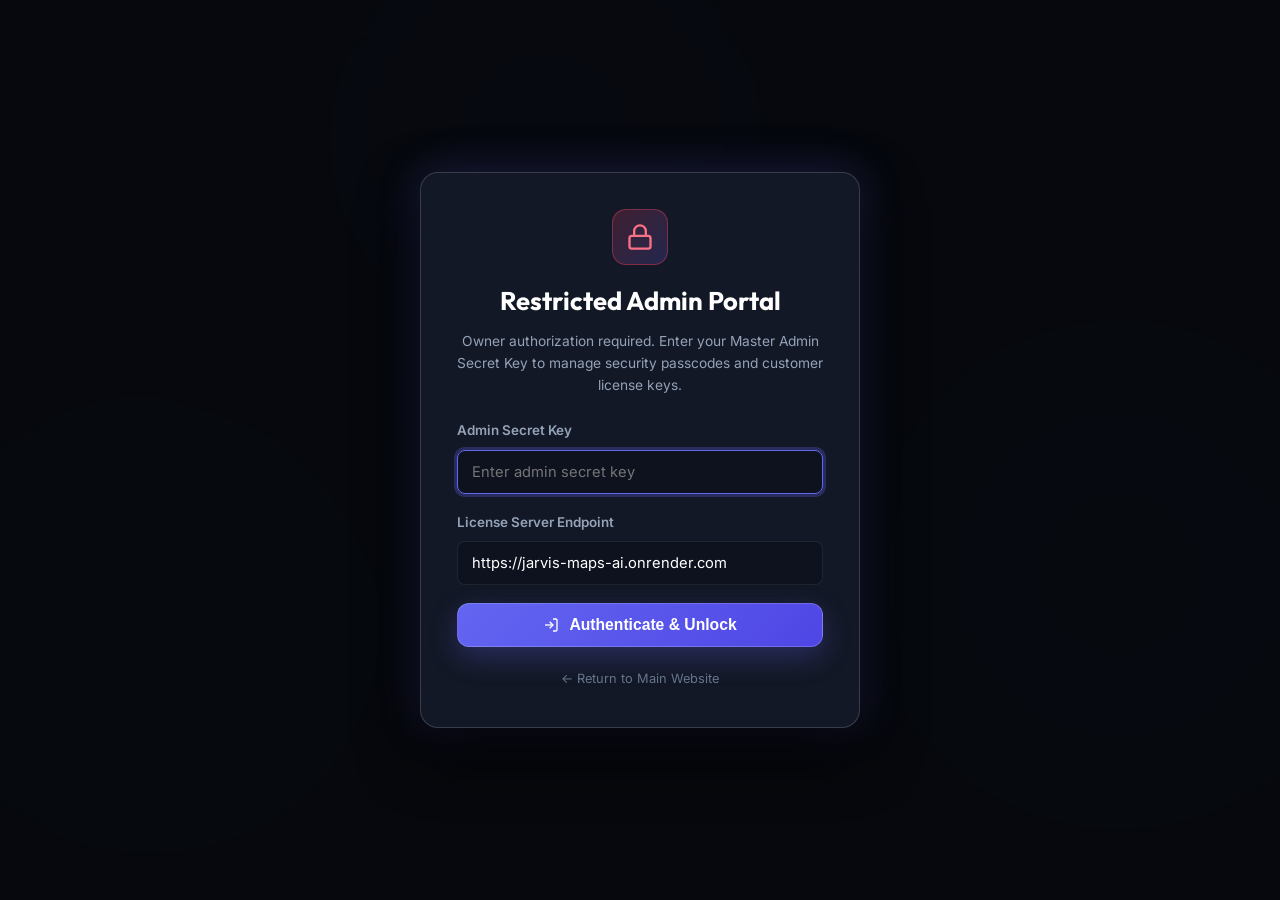
<file: server/admin.html>
<!DOCTYPE html>
<html lang="en">
<head>
  <meta charset="UTF-8">
  <meta name="viewport" content="width=device-width, initial-scale=1.0">
  <title>Admin Command Center — Jarvis Maps AI</title>
  <link rel="icon" type="image/png" href="Jarvis Map AI.png">
  <link rel="stylesheet" href="style.css">
  <style>
    /* Admin Specific Styling */
    .admin-container {
      max-width: 1400px;
      margin: 0 auto;
      padding: 30px 24px 80px;
      position: relative;
      z-index: 10;
    }

    .admin-header {
      display: flex;
      justify-content: space-between;
      align-items: center;
      padding-bottom: 24px;
      border-bottom: 1px solid var(--glass-border);
      margin-bottom: 28px;
      flex-wrap: wrap;
      gap: 16px;
    }

    .admin-title-wrap {
      display: flex;
      align-items: center;
      gap: 16px;
    }

    .admin-badge {
      background: linear-gradient(135deg, rgba(244, 63, 94, 0.2), rgba(244, 63, 94, 0.05));
      border: 1px solid rgba(244, 63, 94, 0.4);
      color: #fb7185;
      padding: 4px 12px;
      border-radius: var(--radius-pill);
      font-size: 0.75rem;
      font-weight: 700;
      letter-spacing: 0.08em;
      text-transform: uppercase;
      display: inline-flex;
      align-items: center;
      gap: 6px;
    }

    .admin-stat-grid {
      display: grid;
      grid-template-columns: repeat(auto-fit, minmax(220px, 1fr));
      gap: 18px;
      margin-bottom: 28px;
    }

    .stat-card {
      background: var(--glass-fill);
      border: 1px solid var(--glass-border);
      border-radius: var(--radius-md);
      padding: 20px;
      backdrop-filter: blur(16px);
      transition: var(--transition-normal);
      display: flex;
      flex-direction: column;
      gap: 8px;
      cursor: pointer;
    }

    .stat-card:hover {
      border-color: var(--glass-border-bright);
      transform: translateY(-2px);
      box-shadow: 0 12px 30px rgba(0, 0, 0, 0.4);
    }

    .stat-label {
      font-size: 0.82rem;
      text-transform: uppercase;
      letter-spacing: 0.05em;
      color: var(--text-muted);
      font-weight: 600;
      display: flex;
      align-items: center;
      justify-content: space-between;
    }

    .stat-val {
      font-family: var(--font-heading);
      font-size: 1.85rem;
      font-weight: 700;
      color: #fff;
    }

    .stat-sub {
      font-size: 0.78rem;
      color: var(--text-subtle);
    }

    /* ============================================================== */
    /* FOLDER TABS NAVIGATION                                         */
    /* ============================================================== */
    .tab-folder-wrapper {
      margin-bottom: 32px;
    }

    .admin-tab-nav {
      display: flex;
      gap: 6px;
      position: relative;
      z-index: 2;
      overflow-x: auto;
      scrollbar-width: none;
      padding: 0 4px;
    }

    .admin-tab-nav::-webkit-scrollbar {
      display: none;
    }

    .admin-tab-btn {
      background: rgba(18, 22, 34, 0.7);
      border: 1px solid var(--glass-border);
      border-bottom: none;
      color: var(--text-muted);
      padding: 14px 22px;
      border-top-left-radius: 12px;
      border-top-right-radius: 12px;
      border-bottom-left-radius: 0;
      border-bottom-right-radius: 0;
      font-size: 0.88rem;
      font-weight: 600;
      font-family: var(--font-sans);
      cursor: pointer;
      transition: all 0.2s cubic-bezier(0.16, 1, 0.3, 1);
      display: inline-flex;
      align-items: center;
      gap: 10px;
      white-space: nowrap;
      position: relative;
      margin-bottom: -1px;
    }

    .admin-tab-btn:hover {
      color: #fff;
      background: rgba(28, 35, 54, 0.85);
      border-color: rgba(255, 255, 255, 0.18);
    }

    .admin-tab-btn.active {
      color: #fff;
      background: var(--bg-surface-elevated);
      border-color: rgba(99, 102, 241, 0.45);
      border-bottom: 1px solid var(--bg-surface-elevated); /* Merges seamlessly into folder card */
      box-shadow: 0 -4px 20px rgba(99, 102, 241, 0.18);
      z-index: 3;
    }

    .admin-tab-btn.active::before {
      content: '';
      position: absolute;
      top: 0;
      left: 14px;
      right: 14px;
      height: 3px;
      background: linear-gradient(90deg, #6366f1, #06b6d4);
      border-radius: 3px 3px 0 0;
    }

    .tab-badge {
      background: rgba(255, 255, 255, 0.08);
      color: var(--text-muted);
      font-size: 0.72rem;
      padding: 2px 8px;
      border-radius: var(--radius-pill);
      font-weight: 700;
      letter-spacing: 0.02em;
    }

    .admin-tab-btn.active .tab-badge {
      background: rgba(99, 102, 241, 0.25);
      color: #a5b4fc;
      border: 1px solid rgba(99, 102, 241, 0.4);
    }

    .tab-badge-warn {
      background: rgba(244, 63, 94, 0.2) !important;
      color: #fb7185 !important;
      border: 1px solid rgba(244, 63, 94, 0.4);
    }

    /* Tab Folder Content Body */
    .admin-tab-folder-body {
      background: var(--bg-surface-elevated);
      border: 1px solid rgba(99, 102, 241, 0.35);
      border-radius: 0 16px 16px 16px;
      padding: 30px;
      position: relative;
      z-index: 1;
      box-shadow: 0 20px 50px rgba(0, 0, 0, 0.6);
      backdrop-filter: blur(24px);
      min-height: 480px;
    }

    .tab-pane {
      display: none;
    }

    .tab-pane.active {
      display: block;
      animation: tabFadeIn 0.22s cubic-bezier(0.16, 1, 0.3, 1);
    }

    @keyframes tabFadeIn {
      from {
        opacity: 0;
        transform: translateY(6px);
      }
      to {
        opacity: 1;
        transform: translateY(0);
      }
    }

    /* Cards inside Tab Folder */
    .tab-header-banner {
      display: flex;
      justify-content: space-between;
      align-items: center;
      margin-bottom: 24px;
      padding-bottom: 16px;
      border-bottom: 1px solid var(--glass-border);
      flex-wrap: wrap;
      gap: 12px;
    }

    .tab-header-title {
      font-family: var(--font-heading);
      font-size: 1.35rem;
      font-weight: 700;
      color: #fff;
      display: flex;
      align-items: center;
      gap: 10px;
    }

    .admin-card {
      background: var(--glass-fill);
      border: 1px solid var(--glass-border);
      border-radius: var(--radius-lg);
      padding: 26px;
      backdrop-filter: blur(20px);
    }

    .admin-card-header {
      display: flex;
      align-items: center;
      justify-content: space-between;
      margin-bottom: 18px;
      padding-bottom: 14px;
      border-bottom: 1px solid var(--glass-border);
    }

    .admin-card-title {
      font-family: var(--font-heading);
      font-size: 1.15rem;
      font-weight: 700;
      color: #fff;
      display: flex;
      align-items: center;
      gap: 10px;
    }

    .admin-sub-grid {
      display: grid;
      grid-template-columns: 1fr 1fr;
      gap: 24px;
    }

    @media (max-width: 1024px) {
      .admin-sub-grid {
        grid-template-columns: 1fr;
      }
    }

    .form-group {
      margin-bottom: 18px;
    }

    .form-label {
      display: block;
      font-size: 0.84rem;
      font-weight: 600;
      color: var(--text-muted);
      margin-bottom: 8px;
    }

    .form-input, .form-select {
      width: 100%;
      background: rgba(13, 17, 28, 0.75);
      border: 1px solid var(--glass-border);
      border-radius: var(--radius-sm);
      padding: 12px 14px;
      color: #fff;
      font-size: 0.92rem;
      font-family: var(--font-sans);
      outline: none;
      transition: var(--transition-fast);
    }

    .form-input:focus, .form-select:focus {
      border-color: var(--indigo-primary);
      box-shadow: 0 0 0 3px var(--indigo-glow);
    }

    /* Duration Preset Buttons */
    .preset-selector {
      display: grid;
      grid-template-columns: repeat(5, 1fr);
      gap: 8px;
      margin-bottom: 18px;
    }

    @media (max-width: 640px) {
      .preset-selector {
        grid-template-columns: repeat(2, 1fr);
      }
    }

    .preset-btn {
      background: rgba(19, 24, 38, 0.8);
      border: 1px solid var(--glass-border);
      color: var(--text-muted);
      padding: 10px 8px;
      border-radius: var(--radius-sm);
      font-size: 0.82rem;
      font-weight: 600;
      cursor: pointer;
      transition: var(--transition-fast);
      text-align: center;
      display: flex;
      flex-direction: column;
      gap: 2px;
      align-items: center;
    }

    .preset-btn:hover {
      border-color: var(--indigo-light);
      color: #fff;
      background: rgba(99, 102, 241, 0.1);
    }

    .preset-btn.active {
      background: linear-gradient(135deg, rgba(99, 102, 241, 0.3), rgba(6, 182, 212, 0.2));
      border-color: var(--indigo-primary);
      color: #fff;
      box-shadow: 0 0 12px var(--indigo-glow);
    }

    .preset-btn .preset-duration {
      font-size: 0.7rem;
      color: var(--text-subtle);
    }

    .preset-btn.active .preset-duration {
      color: var(--cyan-light);
    }

    /* Generated Key Alert Box */
    .key-output-box {
      background: rgba(16, 185, 129, 0.08);
      border: 1px solid rgba(16, 185, 129, 0.3);
      border-radius: var(--radius-md);
      padding: 16px;
      margin-top: 20px;
      display: none;
      animation: fadeIn 0.3s ease;
    }

    .key-display {
      font-family: var(--font-mono);
      font-size: 1.15rem;
      font-weight: 700;
      color: #34d399;
      background: rgba(0, 0, 0, 0.4);
      padding: 10px 14px;
      border-radius: var(--radius-sm);
      letter-spacing: 0.08em;
      display: flex;
      align-items: center;
      justify-content: space-between;
      margin: 10px 0;
      word-break: break-all;
    }

    /* License Table */
    .admin-table-container {
      overflow-x: auto;
    }

    .admin-table {
      width: 100%;
      border-collapse: collapse;
      text-align: left;
      font-size: 0.88rem;
    }

    .admin-table th {
      color: var(--text-muted);
      font-weight: 600;
      padding: 12px 14px;
      border-bottom: 1px solid var(--glass-border);
      text-transform: uppercase;
      font-size: 0.75rem;
      letter-spacing: 0.05em;
    }

    .admin-table td {
      padding: 14px;
      border-bottom: 1px solid rgba(255, 255, 255, 0.04);
      color: var(--text-main);
      vertical-align: middle;
    }

    .admin-table tr:hover td {
      background: rgba(255, 255, 255, 0.02);
    }

    .badge-status {
      padding: 4px 10px;
      border-radius: var(--radius-pill);
      font-size: 0.72rem;
      font-weight: 600;
      display: inline-flex;
      align-items: center;
      gap: 5px;
    }

    .badge-active {
      background: rgba(16, 185, 129, 0.15);
      border: 1px solid rgba(16, 185, 129, 0.35);
      color: #34d399;
    }

    .badge-revoked {
      background: rgba(244, 63, 94, 0.15);
      border: 1px solid rgba(244, 63, 94, 0.35);
      color: #fb7185;
    }

    .badge-expired {
      background: rgba(245, 158, 11, 0.15);
      border: 1px solid rgba(245, 158, 11, 0.35);
      color: #fbbf24;
    }

    .action-btn-group {
      display: flex;
      gap: 6px;
    }

    .action-mini-btn {
      background: rgba(255, 255, 255, 0.06);
      border: 1px solid var(--glass-border);
      color: var(--text-muted);
      padding: 5px 9px;
      border-radius: 6px;
      font-size: 0.76rem;
      cursor: pointer;
      transition: var(--transition-fast);
      display: inline-flex;
      align-items: center;
      gap: 4px;
    }

    .action-mini-btn:hover {
      background: rgba(255, 255, 255, 0.15);
      color: #fff;
    }

    .action-mini-btn.btn-danger:hover {
      background: rgba(244, 63, 94, 0.25);
      border-color: rgba(244, 63, 94, 0.5);
      color: #fca5a5;
    }

    .action-mini-btn.btn-warn:hover {
      background: rgba(245, 158, 11, 0.25);
      border-color: rgba(245, 158, 11, 0.5);
      color: #fde68a;
    }

    /* Auth Overlay Modal */
    .auth-overlay {
      position: fixed;
      inset: 0;
      background: rgba(7, 9, 14, 0.94);
      backdrop-filter: blur(24px);
      z-index: 9999;
      display: flex;
      align-items: center;
      justify-content: center;
      padding: 20px;
    }

    .auth-box {
      background: var(--bg-surface-elevated);
      border: 1px solid var(--glass-border-bright);
      border-radius: var(--radius-lg);
      padding: 36px;
      max-width: 440px;
      width: 100%;
      text-align: center;
      box-shadow: 0 24px 60px rgba(0, 0, 0, 0.8), 0 0 40px var(--indigo-glow);
    }

    .log-stream {
      background: #080a10;
      border: 1px solid var(--glass-border);
      border-radius: var(--radius-sm);
      padding: 16px;
      font-family: var(--font-mono);
      font-size: 0.8rem;
      color: #a7f3d0;
      max-height: 420px;
      overflow-y: auto;
      line-height: 1.6;
    }

    .log-entry {
      margin-bottom: 6px;
      display: flex;
      gap: 8px;
    }

    .log-time {
      color: var(--text-dim);
      white-space: nowrap;
    }

    @keyframes fadeIn {
      from { opacity: 0; transform: translateY(-6px); }
      to { opacity: 1; transform: translateY(0); }
    }
  </style>
</head>
<body>

  <!-- Ambient Glow -->
  <div class="ambient-glow-container">
    <div class="ambient-orb orb-indigo"></div>
    <div class="ambient-orb orb-cyan"></div>
    <div class="ambient-orb orb-emerald"></div>
  </div>

  <!-- AUTHENTICATION GATEWAY MODAL (Only Authorized Admin Can Pass) -->
  <div class="auth-overlay" id="admin-auth-overlay">
    <div class="auth-box">
      <div style="width: 56px; height: 56px; margin: 0 auto 16px; border-radius: 14px; background: linear-gradient(135deg, rgba(244,63,94,0.2), rgba(99,102,241,0.2)); border: 1px solid rgba(244,63,94,0.4); display: flex; align-items: center; justify-content: center;">
        <svg width="28" height="28" viewBox="0 0 24 24" fill="none" stroke="#fb7185" stroke-width="2">
          <rect x="3" y="11" width="18" height="11" rx="2" ry="2"/>
          <path d="M7 11V7a5 5 0 0 1 10 0v4"/>
        </svg>
      </div>
      <h2 style="font-family: var(--font-heading); font-size: 1.6rem; color: #fff; margin-bottom: 8px;">Restricted Admin Portal</h2>
      <p style="color: var(--text-muted); font-size: 0.86rem; margin-bottom: 24px;">
        Owner authorization required. Enter your Master Admin Secret Key to manage security passcodes and customer license keys.
      </p>

      <form id="admin-login-form" onsubmit="handleAdminLogin(event)">
        <div class="form-group" style="text-align: left;">
          <label class="form-label" for="admin-secret-input">Admin Secret Key</label>
          <input type="password" id="admin-secret-input" class="form-input" placeholder="Enter admin secret key" required autofocus autocomplete="off">
        </div>

        <div class="form-group" style="text-align: left;">
          <label class="form-label" for="admin-server-url">License Server Endpoint</label>
          <input type="text" id="admin-server-url" class="form-input" value="https://jarvis-maps-ai.onrender.com" required>
        </div>

        <div id="auth-error-msg" style="color: #fb7185; font-size: 0.82rem; margin-bottom: 14px; display: none;"></div>

        <button type="submit" id="auth-submit-btn" class="btn-primary" style="width: 100%; justify-content: center; padding: 12px;">
          <svg width="16" height="16" viewBox="0 0 24 24" fill="none" stroke="currentColor" stroke-width="2"><path d="M15 3h4a2 2 0 0 1 2 2v14a2 2 0 0 1-2 2h-4"/><polyline points="10 17 15 12 10 7"/><line x1="15" y1="12" x2="3" y2="12"/></svg>
          Authenticate & Unlock
        </button>
      </form>

      <div style="margin-top: 18px;">
        <a href="index.html" style="color: var(--text-subtle); font-size: 0.8rem; text-decoration: none;">← Return to Main Website</a>
      </div>
    </div>
  </div>

  <!-- MAIN ADMIN DASHBOARD (Hidden until authenticated) -->
  <div class="admin-container" id="admin-dashboard-view" style="display: none;">

    <!-- Admin Header -->
    <header class="admin-header">
      <div class="admin-title-wrap">
        <a href="index.html" style="display: flex; align-items: center; gap: 10px; text-decoration: none;">
          <img src="Jarvis Map AI.png" alt="Logo" style="width: 36px; height: 36px; border-radius: 8px;">
          <div>
            <h1 style="font-family: var(--font-heading); font-size: 1.4rem; color: #fff; line-height: 1.2;">Jarvis Maps AI</h1>
            <span style="font-size: 0.78rem; color: var(--text-muted);">Security & License Command Hub</span>
          </div>
        </a>
        <span class="admin-badge">
          <span style="width: 6px; height: 6px; border-radius: 50%; background: #fb7185; display: inline-block;"></span>
          Owner Privileged
        </span>
      </div>

      <div style="display: flex; align-items: center; gap: 12px;">
        <button onclick="refreshDashboard()" class="action-mini-btn" title="Refresh Live State">
          <svg width="14" height="14" viewBox="0 0 24 24" fill="none" stroke="currentColor" stroke-width="2"><path d="M21.5 2v6h-6M2.5 22v-6h6M2 11.5a10 10 0 0 1 18.8-4.3M22 12.5a10 10 0 0 1-18.8 4.3"/></svg>
          Refresh Data
        </button>
        <a href="index.html" class="action-mini-btn" target="_blank">
          <svg width="14" height="14" viewBox="0 0 24 24" fill="none" stroke="currentColor" stroke-width="2"><path d="M18 13v6a2 2 0 0 1-2 2H5a2 2 0 0 1-2-2V8a2 2 0 0 1 2-2h6"/><polyline points="15 3 21 3 21 9"/><line x1="10" y1="14" x2="21" y2="3"/></svg>
          Open Website
        </a>
        <button onclick="lockAdmin()" class="action-mini-btn btn-danger" title="Lock & Log Out">
          <svg width="14" height="14" viewBox="0 0 24 24" fill="none" stroke="currentColor" stroke-width="2"><rect x="3" y="11" width="18" height="11" rx="2" ry="2"/><path d="M7 11V7a5 5 0 0 1 10 0v4"/></svg>
          Lock Admin
        </button>
      </div>
    </header>

    <!-- Top Stats Bar (Telemetry Overview) -->
    <div class="admin-stat-grid">
      <div class="stat-card" onclick="switchTab('tab-passcode')" title="Click to open Passcode Settings">
        <div class="stat-label">
          <span>Master Passcode</span>
          <svg width="16" height="16" viewBox="0 0 24 24" fill="none" stroke="var(--cyan-neon)" stroke-width="2"><rect x="3" y="11" width="18" height="11" rx="2" ry="2"/><path d="M7 11V7a5 5 0 0 1 10 0v4"/></svg>
        </div>
        <div class="stat-val" style="font-family: var(--font-mono); font-size: 1.4rem; color: var(--cyan-light);" id="stat-passcode">
          ••••••••
        </div>
        <div class="stat-sub" id="stat-passcode-status">Active Model B gatekeeper</div>
      </div>

      <div class="stat-card" onclick="switchTab('tab-licenses')" title="Click to view Active Licenses">
        <div class="stat-label">
          <span>Active Licenses</span>
          <svg width="16" height="16" viewBox="0 0 24 24" fill="none" stroke="var(--emerald-verified)" stroke-width="2"><path d="M22 11.08V12a10 10 0 1 1-5.93-9.14"/><polyline points="22 4 12 14.01 9 11.01"/></svg>
        </div>
        <div class="stat-val" id="stat-active-licenses">0</div>
        <div class="stat-sub">Valid customer activations</div>
      </div>

      <div class="stat-card" onclick="switchTab('tab-licenses')" title="Click to view All Licenses">
        <div class="stat-label">
          <span>Total Generated</span>
          <svg width="16" height="16" viewBox="0 0 24 24" fill="none" stroke="var(--indigo-light)" stroke-width="2"><polyline points="20 6 9 17 4 12"/></svg>
        </div>
        <div class="stat-val" id="stat-total-licenses">0</div>
        <div class="stat-sub">Across all 5 duration tiers</div>
      </div>

      <div class="stat-card" onclick="switchTab('tab-security')" title="Click to view Blocked Attackers">
        <div class="stat-label">
          <span>Blocked Attackers</span>
          <svg width="16" height="16" viewBox="0 0 24 24" fill="none" stroke="var(--rose-accent)" stroke-width="2"><circle cx="12" cy="12" r="10"/><line x1="4.93" y1="4.93" x2="19.07" y2="19.07"/></svg>
        </div>
        <div class="stat-val" style="color: #fb7185;" id="stat-blocked-count">0</div>
        <div class="stat-sub">Blacklisted IPs & HWIDs</div>
      </div>
    </div>

    <!-- ============================================================== -->
    <!-- TAB FOLDER SYSTEM                                              -->
    <!-- ============================================================== -->
    <div class="tab-folder-wrapper">
      <!-- Folder Tab Ears -->
      <nav class="admin-tab-nav" role="tablist">
        <button class="admin-tab-btn active" data-tab="tab-generator" onclick="switchTab('tab-generator')" role="tab">
          <svg width="16" height="16" viewBox="0 0 24 24" fill="none" stroke="currentColor" stroke-width="2"><polygon points="12 2 15.09 8.26 22 9.27 17 14.14 18.18 21.02 12 17.77 5.82 21.02 7 14.14 2 9.27 8.91 8.26 12 2"/></svg>
          <span>License Generator</span>
          <span class="tab-badge" style="color: #34d399;">New</span>
        </button>

        <button class="admin-tab-btn" data-tab="tab-licenses" onclick="switchTab('tab-licenses')" role="tab">
          <svg width="16" height="16" viewBox="0 0 24 24" fill="none" stroke="currentColor" stroke-width="2"><rect x="3" y="3" width="18" height="18" rx="2" ry="2"/><line x1="3" y1="9" x2="21" y2="9"/><line x1="9" y1="21" x2="9" y2="9"/></svg>
          <span>License Registry</span>
          <span class="tab-badge" id="tab-badge-licenses">0</span>
        </button>

        <button class="admin-tab-btn" data-tab="tab-passcode" onclick="switchTab('tab-passcode')" role="tab">
          <svg width="16" height="16" viewBox="0 0 24 24" fill="none" stroke="currentColor" stroke-width="2"><rect x="3" y="11" width="18" height="11" rx="2" ry="2"/><path d="M7 11V7a5 5 0 0 1 10 0v4"/></svg>
          <span>Master Passcode</span>
        </button>

        <button class="admin-tab-btn" data-tab="tab-security" onclick="switchTab('tab-security')" role="tab">
          <svg width="16" height="16" viewBox="0 0 24 24" fill="none" stroke="currentColor" stroke-width="2"><circle cx="12" cy="12" r="10"/><line x1="4.93" y1="4.93" x2="19.07" y2="19.07"/></svg>
          <span>Security & Firewall</span>
          <span class="tab-badge" id="tab-badge-blocked">0</span>
        </button>

        <button class="admin-tab-btn" data-tab="tab-audit" onclick="switchTab('tab-audit')" role="tab">
          <svg width="16" height="16" viewBox="0 0 24 24" fill="none" stroke="currentColor" stroke-width="2"><polyline points="22 12 18 12 15 21 9 3 6 12 2 12"/></svg>
          <span>Live Audit Trail</span>
        </button>
      </nav>

      <!-- Folder Tab Body -->
      <div class="admin-tab-folder-body">

        <!-- FOLDER PANE 1: LICENSE GENERATOR -->
        <div class="tab-pane active" id="tab-generator" role="tabpanel">
          <div class="tab-header-banner">
            <div>
              <div class="tab-header-title">
                <svg width="22" height="22" viewBox="0 0 24 24" fill="none" stroke="var(--emerald-verified)" stroke-width="2"><polygon points="12 2 15.09 8.26 22 9.27 17 14.14 18.18 21.02 12 17.77 5.82 21.02 7 14.14 2 9.27 8.91 8.26 12 2"/></svg>
                Generate Customer License Key
              </div>
              <div style="font-size: 0.82rem; color: var(--text-muted);">Issue cryptographically signed keys with exact expiration durations or permanent lifetime access.</div>
            </div>
            <span class="pill-tag pill-emerald" style="margin: 0; font-size: 0.72rem;">Multi-Tier Generator</span>
          </div>

          <div class="admin-sub-grid">
            <!-- Generator Form Card -->
            <div class="admin-card">
              <form id="key-gen-form" onsubmit="handleGenerateKey(event)">
                <div class="form-group">
                  <label class="form-label">Select License Duration</label>
                  <div class="preset-selector" id="preset-selector-group">
                    <button type="button" class="preset-btn active" data-preset="1_month" onclick="selectPreset('1_month')">
                      <span>1 Month</span>
                      <span class="preset-duration">30 Days</span>
                    </button>
                    <button type="button" class="preset-btn" data-preset="3_months" onclick="selectPreset('3_months')">
                      <span>3 Months</span>
                      <span class="preset-duration">90 Days</span>
                    </button>
                    <button type="button" class="preset-btn" data-preset="6_months" onclick="selectPreset('6_months')">
                      <span>6 Months</span>
                      <span class="preset-duration">180 Days</span>
                    </button>
                    <button type="button" class="preset-btn" data-preset="12_months" onclick="selectPreset('12_months')">
                      <span>12 Months</span>
                      <span class="preset-duration">1 Year</span>
                    </button>
                    <button type="button" class="preset-btn" data-preset="lifetime" onclick="selectPreset('lifetime')">
                      <span style="color: #34d399; font-weight: 700;">★ Lifetime</span>
                      <span class="preset-duration">Permanent</span>
                    </button>
                  </div>
                  <input type="hidden" id="selected-duration-preset" value="1_month">
                </div>

                <div style="display: grid; grid-template-columns: 1fr 1fr; gap: 14px; margin-bottom: 18px;">
                  <div>
                    <label class="form-label" for="license-tier">Edition / Tier</label>
                    <select id="license-tier" class="form-select">
                      <option value="Pro" selected>Pro Commercial</option>
                      <option value="Enterprise">Enterprise Elite</option>
                      <option value="Studio">Studio Edition</option>
                    </select>
                  </div>
                  <div>
                    <label class="form-label" for="device-limit">Device Limit</label>
                    <select id="device-limit" class="form-select">
                      <option value="1">1 Device (Standard)</option>
                      <option value="2">2 Devices</option>
                      <option value="3">3 Devices</option>
                      <option value="5">5 Devices (Team)</option>
                      <option value="100">Unlimited Devices</option>
                    </select>
                  </div>
                </div>

                <div class="form-group">
                  <label class="form-label" for="client-note-input">Client Name / Order Note (Optional)</label>
                  <input type="text" id="client-note-input" class="form-input" placeholder="e.g. Alex Johnson (alex@corp.com) - Gumroad #4812">
                </div>

                <button type="submit" id="btn-generate-key" class="btn-primary" style="width: 100%; justify-content: center; background: linear-gradient(135deg, #10b981, #06b6d4);">
                  <svg width="16" height="16" viewBox="0 0 24 24" fill="none" stroke="currentColor" stroke-width="2"><line x1="12" y1="5" x2="12" y2="19"/><line x1="5" y1="12" x2="19" y2="12"/></svg>
                  Generate New License Key
                </button>
              </form>

              <!-- Newly Generated Key Alert Box -->
              <div class="key-output-box" id="new-key-display-box">
                <div style="display: flex; align-items: center; justify-content: space-between;">
                  <strong style="color: #34d399; font-size: 0.88rem;">Key Generated Successfully!</strong>
                  <span id="gen-key-meta" style="font-size: 0.74rem; color: var(--text-muted);"></span>
                </div>

                <div class="key-display">
                  <span id="gen-key-text">JM-XXXX-XXXX-XXXX-XXXX</span>
                  <button class="action-mini-btn" onclick="copyGenKey()" style="background: rgba(16,185,129,0.2); border-color: rgba(16,185,129,0.5); color: #fff;">
                    Copy Key
                  </button>
                </div>

                <div style="display: flex; gap: 8px; margin-top: 8px;">
                  <button class="action-mini-btn" onclick="copyClientHandoverMessage()" style="width: 100%; justify-content: center; padding: 8px;">
                    📋 Copy Complete Customer Handover Message
                  </button>
                </div>
              </div>
            </div>

            <!-- Generator Info & Policy Card -->
            <div class="admin-card" style="display: flex; flex-direction: column; justify-content: space-between;">
              <div>
                <div class="admin-card-header">
                  <div class="admin-card-title">
                    <svg width="18" height="18" viewBox="0 0 24 24" fill="none" stroke="var(--cyan-neon)" stroke-width="2"><circle cx="12" cy="12" r="10"/><line x1="12" y1="16" x2="12" y2="12"/><line x1="12" y1="8" x2="12.01" y2="8"/></svg>
                    License Duration Architecture
                  </div>
                </div>

                <div style="display: flex; flex-direction: column; gap: 14px; font-size: 0.85rem; color: var(--text-muted);">
                  <div style="display: flex; gap: 10px; align-items: flex-start;">
                    <span style="color: #34d399; font-weight: 700;">•</span>
                    <div><strong style="color: #fff;">1 Month (30d):</strong> Ideal for monthly subscribers or short evaluation pilots. Automatically ceases operation at midnight UTC on day 30.</div>
                  </div>
                  <div style="display: flex; gap: 10px; align-items: flex-start;">
                    <span style="color: #34d399; font-weight: 700;">•</span>
                    <div><strong style="color: #fff;">3 Months (90d):</strong> Quarterly billing tiers for commercial consulting projects and spatial analyses.</div>
                  </div>
                  <div style="display: flex; gap: 10px; align-items: flex-start;">
                    <span style="color: #34d399; font-weight: 700;">•</span>
                    <div><strong style="color: #fff;">6 Months (180d):</strong> Semi-annual enterprise subscriptions with volume node allowances.</div>
                  </div>
                  <div style="display: flex; gap: 10px; align-items: flex-start;">
                    <span style="color: #34d399; font-weight: 700;">•</span>
                    <div><strong style="color: #fff;">12 Months (1 Year):</strong> Annual commercial license. Renews yearly.</div>
                  </div>
                  <div style="display: flex; gap: 10px; align-items: flex-start;">
                    <span style="color: #34d399; font-weight: 700;">•</span>
                    <div><strong style="color: #34d399;">★ Lifetime:</strong> Permanent air-gapped license that never expires. Ideal for high-value VIP buyers.</div>
                  </div>
                </div>
              </div>

              <div style="margin-top: 24px; padding-top: 16px; border-top: 1px solid var(--glass-border); font-size: 0.78rem; color: var(--text-subtle);">
                Hardware ID (HWID) binding locks keys to the customer's PC on first activation. You can reset HWID in the <a href="javascript:void(0)" onclick="switchTab('tab-licenses')" style="color: var(--cyan-light);">License Registry</a> anytime.
              </div>
            </div>
          </div>
        </div>

        <!-- FOLDER PANE 2: LICENSE REGISTRY -->
        <div class="tab-pane" id="tab-licenses" role="tabpanel">
          <div class="tab-header-banner">
            <div>
              <div class="tab-header-title">
                <svg width="22" height="22" viewBox="0 0 24 24" fill="none" stroke="var(--cyan-neon)" stroke-width="2"><rect x="3" y="3" width="18" height="18" rx="2" ry="2"/><line x1="3" y1="9" x2="21" y2="9"/><line x1="9" y1="21" x2="9" y2="9"/></svg>
                Issued License Keys Registry
              </div>
              <div style="font-size: 0.82rem; color: var(--text-muted);">Manage all issued keys, revoke access, unbind hardware, and inspect client bindings.</div>
            </div>

            <div style="display: flex; gap: 10px; align-items: center; flex-wrap: wrap;">
              <input type="text" id="license-search-input" class="form-input" placeholder="Search by key, client, or tier..." style="width: 240px; padding: 8px 12px; font-size: 0.82rem;" onkeyup="filterLicensesTable()">
              <select id="filter-status-select" class="form-select" style="width: 130px; padding: 8px 12px; font-size: 0.82rem;" onchange="filterLicensesTable()">
                <option value="ALL">All Status</option>
                <option value="active">Active Only</option>
                <option value="revoked">Revoked</option>
                <option value="expired">Expired</option>
              </select>
            </div>
          </div>

          <div class="admin-table-container">
            <table class="admin-table" id="licenses-table">
              <thead>
                <tr>
                  <th>License Key</th>
                  <th>Duration / Tier</th>
                  <th>Client / Note</th>
                  <th>Expiry Date</th>
                  <th>Devices</th>
                  <th>Status</th>
                  <th style="text-align: right;">Actions</th>
                </tr>
              </thead>
              <tbody id="licenses-table-body">
                <tr>
                  <td colspan="7" style="text-align: center; color: var(--text-muted); padding: 30px;">
                    Loading licenses from secure database...
                  </td>
                </tr>
              </tbody>
            </table>
          </div>
        </div>

        <!-- FOLDER PANE 3: MASTER PASSCODE -->
        <div class="tab-pane" id="tab-passcode" role="tabpanel">
          <div class="tab-header-banner">
            <div>
              <div class="tab-header-title">
                <svg width="22" height="22" viewBox="0 0 24 24" fill="none" stroke="var(--cyan-neon)" stroke-width="2"><rect x="3" y="11" width="18" height="11" rx="2" ry="2"/><path d="M7 11V7a5 5 0 0 1 10 0v4"/></svg>
                Master Passcode Settings
              </div>
              <div style="font-size: 0.82rem; color: var(--text-muted);">Model B Security Gatekeeper protecting the desktop application and website access.</div>
            </div>
            <span class="pill-tag pill-cyan" style="margin: 0; font-size: 0.72rem;">Model B Gate</span>
          </div>

          <div class="admin-sub-grid">
            <div class="admin-card">
              <div class="admin-card-header">
                <div class="admin-card-title">Change Master Passcode</div>
              </div>

              <p style="color: var(--text-muted); font-size: 0.85rem; margin-bottom: 20px;">
                Updating this passcode immediately changes the master authentication gatekeeper across all connected clients and portals.
              </p>

              <form id="passcode-update-form" onsubmit="handleUpdatePasscode(event)">
                <div class="form-group">
                  <label class="form-label" for="current-passcode-display">Current Active Passcode</label>
                  <div style="display: flex; gap: 8px;">
                    <input type="text" id="current-passcode-display" class="form-input" style="font-family: var(--font-mono); background: rgba(0,0,0,0.3);" readonly value="Loading...">
                    <button type="button" class="action-mini-btn" onclick="togglePasscodeVisibility()" id="btn-toggle-passcode" title="Toggle Show/Hide">
                      👁️ View
                    </button>
                  </div>
                </div>

                <div class="form-group">
                  <label class="form-label" for="new-passcode-input">New Master Passcode</label>
                  <input type="text" id="new-passcode-input" class="form-input" placeholder="e.g. JarvisSupreme2026! or custom secret" required autocomplete="off">
                  <div style="font-size: 0.76rem; color: var(--text-subtle); margin-top: 6px;">
                    Must be at least 4 characters. Takes effect immediately.
                  </div>
                </div>

                <button type="submit" id="btn-update-passcode" class="btn-primary" style="width: 100%; justify-content: center;">
                  <svg width="16" height="16" viewBox="0 0 24 24" fill="none" stroke="currentColor" stroke-width="2"><polyline points="20 6 9 17 4 12"/></svg>
                  Save & Update Master Passcode
                </button>
              </form>
            </div>

            <div class="admin-card">
              <div class="admin-card-header">
                <div class="admin-card-title">
                  <svg width="18" height="18" viewBox="0 0 24 24" fill="none" stroke="var(--emerald-verified)" stroke-width="2"><path d="M12 22s8-4 8-10V5l-8-3-8 3v7c0 6 8 10 8 10z"/></svg>
                  Security Gatekeeper Protocols
                </div>
              </div>

              <div style="display: flex; flex-direction: column; gap: 14px; font-size: 0.85rem; color: var(--text-muted);">
                <div>
                  <strong style="color: #fff;">Zero Hardcoding:</strong>
                  The passcode is stored and verified dynamically via the license server database (`license_db.json`).
                </div>
                <div>
                  <strong style="color: #fff;">Automated Lockout:</strong>
                  3 consecutive failed passcode attempts will permanently blacklist both the remote IP and the client device HWID.
                </div>
                <div>
                  <strong style="color: #fff;">Audit Trail:</strong>
                  Every passcode modification is logged with IP and timestamp in the live telemetry trail.
                </div>
              </div>
            </div>
          </div>
        </div>

        <!-- FOLDER PANE 4: SECURITY & FIREWALL -->
        <div class="tab-pane" id="tab-security" role="tabpanel">
          <div class="tab-header-banner">
            <div>
              <div class="tab-header-title">
                <svg width="22" height="22" viewBox="0 0 24 24" fill="none" stroke="var(--rose-accent)" stroke-width="2"><circle cx="12" cy="12" r="10"/><line x1="4.93" y1="4.93" x2="19.07" y2="19.07"/></svg>
                Security Defense & Firewall Gatekeeper
              </div>
              <div style="font-size: 0.82rem; color: var(--text-muted);">Inspect blacklisted IP addresses and machine HWIDs banned for brute-force attempts.</div>
            </div>
            <button class="action-mini-btn" onclick="refreshDashboard()">Refresh Blacklist</button>
          </div>

          <div class="admin-sub-grid">
            <div class="admin-card">
              <div class="admin-card-header">
                <div class="admin-card-title">
                  <svg width="18" height="18" viewBox="0 0 24 24" fill="none" stroke="var(--rose-accent)" stroke-width="2"><circle cx="12" cy="12" r="10"/><line x1="4.93" y1="4.93" x2="19.07" y2="19.07"/></svg>
                  Blacklisted IP Addresses
                </div>
              </div>
              <div id="blocked-ips-list">
                <span style="color: var(--text-muted); font-size: 0.8rem;">No IPs currently blacklisted.</span>
              </div>
            </div>

            <div class="admin-card">
              <div class="admin-card-header">
                <div class="admin-card-title">
                  <svg width="18" height="18" viewBox="0 0 24 24" fill="none" stroke="var(--rose-accent)" stroke-width="2"><rect x="2" y="3" width="20" height="14" rx="2" ry="2"/><line x1="8" y1="21" x2="16" y2="21"/><line x1="12" y1="17" x2="12" y2="21"/></svg>
                  Blacklisted Device HWIDs
                </div>
              </div>
              <div id="blocked-hwids-list">
                <span style="color: var(--text-muted); font-size: 0.8rem;">No Hardware IDs currently blacklisted.</span>
              </div>
            </div>
          </div>
        </div>

        <!-- FOLDER PANE 5: LIVE AUDIT TRAIL -->
        <div class="tab-pane" id="tab-audit" role="tabpanel">
          <div class="tab-header-banner">
            <div>
              <div class="tab-header-title">
                <svg width="22" height="22" viewBox="0 0 24 24" fill="none" stroke="var(--emerald-verified)" stroke-width="2"><polyline points="22 12 18 12 15 21 9 3 6 12 2 12"/></svg>
                Real-Time Security Audit Trail
              </div>
              <div style="font-size: 0.82rem; color: var(--text-muted);">Cryptographic telemetry stream of key issuances, revocations, HWID resets, and auth events.</div>
            </div>
            <button class="action-mini-btn" onclick="refreshDashboard()">Refresh Log Stream</button>
          </div>

          <div class="log-stream" id="audit-log-stream">
            <div class="log-entry">
              <span class="log-time">[System]</span>
              <span>Awaiting telemetry stream...</span>
            </div>
          </div>
        </div>

      </div>
    </div>

  </div>

  <!-- Global Toast Shelf -->
  <div class="toast-shelf" id="toast-shelf"></div>

  <script>
    // Configuration & State
    let adminSecret = sessionStorage.getItem("JARVIS_ADMIN_KEY") || "";
    const defaultServerUrl = "https://jarvis-maps-ai.onrender.com";
    let serverBaseUrl = sessionStorage.getItem("JARVIS_SERVER_URL") || defaultServerUrl;
    let currentMasterPasscode = "";
    let isPasscodeMasked = true;
    let allLicenses = [];

    // Tab Switching Function
    function switchTab(tabId) {
      document.querySelectorAll(".admin-tab-btn").forEach(btn => {
        btn.classList.toggle("active", btn.getAttribute("data-tab") === tabId);
      });
      document.querySelectorAll(".tab-pane").forEach(pane => {
        pane.classList.toggle("active", pane.id === tabId);
      });
      sessionStorage.setItem("JARVIS_ACTIVE_TAB", tabId);
    }

    // Toast Notification Utility
    function showToast(msg, type = "info") {
      const shelf = document.getElementById("toast-shelf");
      const toast = document.createElement("div");
      toast.className = `toast toast-${type}`;
      toast.innerHTML = `
        <div style="display:flex; align-items:center; gap:8px;">
          <span>${type === 'success' ? '✓' : type === 'error' ? '✕' : 'ℹ'}</span>
          <span>${msg}</span>
        </div>
      `;
      shelf.appendChild(toast);
      setTimeout(() => {
        toast.style.animation = "toastOut 0.3s forwards ease";
        setTimeout(() => toast.remove(), 300);
      }, 4000);
    }

    // Initialize On Load
    window.addEventListener("DOMContentLoaded", () => {
      document.getElementById("admin-server-url").value = serverBaseUrl;
      
      const savedTab = sessionStorage.getItem("JARVIS_ACTIVE_TAB") || "tab-generator";
      switchTab(savedTab);

      if (adminSecret) {
        document.getElementById("admin-secret-input").value = adminSecret;
        verifyAndLoadDashboard();
      }
    });

    // Handle Admin Login Submission
    async function handleAdminLogin(e) {
      e.preventDefault();
      const secretInput = document.getElementById("admin-secret-input").value.trim();
      const serverInput = document.getElementById("admin-server-url").value.trim();
      const errBox = document.getElementById("auth-error-msg");
      const submitBtn = document.getElementById("auth-submit-btn");

      if (!secretInput) return;

      adminSecret = secretInput;
      serverBaseUrl = serverInput.replace(/\/$/, "");
      sessionStorage.setItem("JARVIS_ADMIN_KEY", adminSecret);
      sessionStorage.setItem("JARVIS_SERVER_URL", serverBaseUrl);

      submitBtn.disabled = true;
      submitBtn.innerText = "Verifying...";
      errBox.style.display = "none";

      try {
        await verifyAndLoadDashboard();
      } catch (err) {
        errBox.innerText = err.message || "Failed to authenticate. Verify Admin Secret Key.";
        errBox.style.display = "block";
        submitBtn.disabled = false;
        submitBtn.innerHTML = `Authenticate & Unlock`;
      }
    }

    // Verify Admin Secret against Backend & Load Dashboard
    async function verifyAndLoadDashboard() {
      try {
        const resp = await fetch(`${serverBaseUrl}/api/admin/dashboard`, {
          method: "GET",
          headers: {
            "Content-Type": "application/json",
            "X-Admin-Key": adminSecret
          }
        });

        if (resp.status === 401 || resp.status === 403) {
          throw new Error("Invalid Admin Secret Key. Access denied.");
        }

        if (!resp.ok) {
          throw new Error(`Server returned HTTP ${resp.status}`);
        }

        const data = await resp.json();
        
        // Hide auth modal & show dashboard
        document.getElementById("admin-auth-overlay").style.display = "none";
        document.getElementById("admin-dashboard-view").style.display = "block";

        renderDashboard(data);
        showToast("Admin session authenticated successfully", "success");
      } catch (err) {
        sessionStorage.removeItem("JARVIS_ADMIN_KEY");
        document.getElementById("admin-auth-overlay").style.display = "flex";
        document.getElementById("admin-dashboard-view").style.display = "none";
        throw err;
      }
    }

    // Render Dashboard Data
    function renderDashboard(data) {
      currentMasterPasscode = data.master_passcode || "Jarvis2026!";
      updatePasscodeDisplay();

      // Top counters
      const activeCount = data.active_licenses ?? 0;
      const totalCount = data.total_licenses ?? 0;
      document.getElementById("stat-active-licenses").innerText = activeCount;
      document.getElementById("stat-total-licenses").innerText = totalCount;
      
      const tabBadgeLicenses = document.getElementById("tab-badge-licenses");
      if (tabBadgeLicenses) tabBadgeLicenses.innerText = totalCount;

      // Convert blocked entities
      const rawIps = data.blocked_ips || {};
      const ipsArray = Array.isArray(rawIps) ? rawIps : Object.keys(rawIps);

      const rawHwids = data.blocked_hwids || {};
      const hwidsArray = Array.isArray(rawHwids) ? rawHwids : Object.keys(rawHwids);

      const totalBlocked = ipsArray.length + hwidsArray.length;
      document.getElementById("stat-blocked-count").innerText = totalBlocked;

      const tabBadgeBlocked = document.getElementById("tab-badge-blocked");
      if (tabBadgeBlocked) {
        tabBadgeBlocked.innerText = totalBlocked;
        if (totalBlocked > 0) {
          tabBadgeBlocked.classList.add("tab-badge-warn");
        } else {
          tabBadgeBlocked.classList.remove("tab-badge-warn");
        }
      }

      // Licenses table - normalize dict to array
      const rawLics = data.licenses || {};
      if (!Array.isArray(rawLics)) {
        allLicenses = Object.keys(rawLics).map(k => ({
          key: k,
          ...rawLics[k]
        }));
      } else {
        allLicenses = rawLics;
      }
      renderLicensesTable(allLicenses);

      // Blocked lists
      renderBlockedEntities(ipsArray, hwidsArray);

      // Audit logs
      renderAuditLogs(data.recent_logs || []);
    }

    // Refresh Dashboard Data
    async function refreshDashboard() {
      try {
        const resp = await fetch(`${serverBaseUrl}/api/admin/dashboard`, {
          headers: { "X-Admin-Key": adminSecret }
        });
        if (resp.ok) {
          const data = await resp.json();
          renderDashboard(data);
          showToast("Data refreshed from license server", "info");
        }
      } catch (e) {
        showToast("Failed to refresh: " + e.message, "error");
      }
    }

    // Lock & Log Out
    function lockAdmin() {
      sessionStorage.removeItem("JARVIS_ADMIN_KEY");
      adminSecret = "";
      document.getElementById("admin-auth-overlay").style.display = "flex";
      document.getElementById("admin-dashboard-view").style.display = "none";
      document.getElementById("admin-secret-input").value = "";
      showToast("Admin session locked", "info");
    }

    // Toggle Passcode Masking
    function togglePasscodeVisibility() {
      isPasscodeMasked = !isPasscodeMasked;
      updatePasscodeDisplay();
    }

    function updatePasscodeDisplay() {
      const displayElem = document.getElementById("current-passcode-display");
      const statElem = document.getElementById("stat-passcode");
      const btn = document.getElementById("btn-toggle-passcode");

      if (isPasscodeMasked) {
        displayElem.value = "••••••••";
        statElem.innerText = "••••••••";
        btn.innerText = "👁️ View";
      } else {
        displayElem.value = currentMasterPasscode;
        statElem.innerText = currentMasterPasscode;
        btn.innerText = "🔒 Hide";
      }
    }

    // Update Master Passcode
    async function handleUpdatePasscode(e) {
      e.preventDefault();
      const newPasscode = document.getElementById("new-passcode-input").value.trim();
      const btn = document.getElementById("btn-update-passcode");

      if (!newPasscode) return;

      btn.disabled = true;
      btn.innerText = "Saving New Passcode...";

      try {
        const resp = await fetch(`${serverBaseUrl}/api/admin/update-passcode`, {
          method: "POST",
          headers: {
            "Content-Type": "application/json",
            "X-Admin-Key": adminSecret
          },
          body: JSON.stringify({ new_passcode: newPasscode })
        });

        const result = await resp.json();
        if (resp.ok && (result.success || result.status === "success")) {
          currentMasterPasscode = newPasscode;
          isPasscodeMasked = false;
          updatePasscodeDisplay();
          document.getElementById("new-passcode-input").value = "";
          showToast("Master Passcode successfully updated!", "success");
          refreshDashboard();
        } else {
          showToast(result.error || "Failed to update passcode", "error");
        }
      } catch (err) {
        showToast("Error updating passcode: " + err.message, "error");
      } finally {
        btn.disabled = false;
        btn.innerHTML = `<svg width="16" height="16" viewBox="0 0 24 24" fill="none" stroke="currentColor" stroke-width="2"><polyline points="20 6 9 17 4 12"/></svg> Save & Update Master Passcode`;
      }
    }

    // Preset Selection Logic
    function selectPreset(preset) {
      document.getElementById("selected-duration-preset").value = preset;
      document.querySelectorAll("#preset-selector-group .preset-btn").forEach(btn => {
        if (btn.getAttribute("data-preset") === preset) {
          btn.classList.add("active");
        } else {
          btn.classList.remove("active");
        }
      });
    }

    // Generate License Key
    let lastGeneratedKeyData = null;
    async function handleGenerateKey(e) {
      e.preventDefault();
      const preset = document.getElementById("selected-duration-preset").value;
      const tier = document.getElementById("license-tier").value;
      const deviceLimit = parseInt(document.getElementById("device-limit").value, 10);
      const clientNote = document.getElementById("client-note-input").value.trim();
      const btn = document.getElementById("btn-generate-key");

      btn.disabled = true;
      btn.innerText = "Cryptographically Generating Key...";

      try {
        const resp = await fetch(`${serverBaseUrl}/api/admin/generate-key`, {
          method: "POST",
          headers: {
            "Content-Type": "application/json",
            "X-Admin-Key": adminSecret
          },
          body: JSON.stringify({
            preset: preset,
            tier: tier,
            device_limit: deviceLimit,
            client_name: clientNote
          })
        });

        const res = await resp.json();
        if (resp.ok && res.license_key) {
          lastGeneratedKeyData = res;
          
          // Display the newly generated key
          const box = document.getElementById("new-key-display-box");
          document.getElementById("gen-key-text").innerText = res.license_key;
          
          let expiryText = res.expires_at ? new Date(res.expires_at).toLocaleDateString() : "Lifetime (Never Expires)";
          document.getElementById("gen-key-meta").innerText = `${tier} • ${res.duration_display} • Limit: ${deviceLimit} device(s) • Expires: ${expiryText}`;
          box.style.display = "block";

          showToast("New " + res.duration_display + " license key created!", "success");
          refreshDashboard();
        } else {
          showToast(res.error || "Failed to generate key", "error");
        }
      } catch (err) {
        showToast("Error generating key: " + err.message, "error");
      } finally {
        btn.disabled = false;
        btn.innerHTML = `<svg width="16" height="16" viewBox="0 0 24 24" fill="none" stroke="currentColor" stroke-width="2"><line x1="12" y1="5" x2="12" y2="19"/><line x1="5" y1="12" x2="19" y2="12"/></svg> Generate New License Key`;
      }
    }

    // Copy Generated Key
    function copyGenKey() {
      if (!lastGeneratedKeyData) return;
      navigator.clipboard.writeText(lastGeneratedKeyData.license_key).then(() => {
        showToast("License key copied to clipboard!", "success");
      });
    }

    // Copy Complete Handover Message
    function copyClientHandoverMessage() {
      if (!lastGeneratedKeyData) return;
      const k = lastGeneratedKeyData;
      const expiryFormatted = k.expires_at ? new Date(k.expires_at).toLocaleDateString() : "Permanent / Lifetime (Never Expires)";
      const clientNote = document.getElementById("client-note-input").value.trim();

      const message = `🎉 Thank you for purchasing Jarvis Maps AI!

Here are your official license credentials:
--------------------------------------------------
Product: Jarvis Maps AI (${k.tier || 'Pro'} Edition)
Duration: ${k.duration_display}
License Key: ${k.license_key}
Device Limit: ${k.device_limit || 1} Device(s)
Validity / Expiration: ${expiryFormatted}
${clientNote ? 'Client / Order Ref: ' + clientNote : ''}
--------------------------------------------------

How to Activate:
1. Download Jarvis Maps AI from our website: http://localhost:8080/#download
2. Launch the application on your Windows 10/11 computer.
3. When prompted, enter your License Key (${k.license_key}).
4. Enjoy high-performance spatial intelligence!

Need support? Reach out directly via our official portal.`;

      navigator.clipboard.writeText(message).then(() => {
        showToast("Complete customer message copied!", "success");
      });
    }

    // Render Licenses Table
    function renderLicensesTable(licenses) {
      const tbody = document.getElementById("licenses-table-body");
      
      let list = [];
      if (Array.isArray(licenses)) {
        list = licenses;
      } else if (licenses && typeof licenses === 'object') {
        list = Object.keys(licenses).map(k => ({
          key: k,
          ...(licenses[k] || {})
        }));
      }

      if (list.length === 0) {
        tbody.innerHTML = `<tr><td colspan="7" style="text-align: center; color: var(--text-muted); padding: 30px;">No licenses issued yet. Use the generator tab above.</td></tr>`;
        return;
      }

      tbody.innerHTML = list.map(l => {
        const isRevoked = String(l.status).toUpperCase() === "REVOKED";
        const isExpired = l.expires_at && new Date(l.expires_at) < new Date();
        const isActive = String(l.status).toUpperCase() === "ACTIVE" && !isExpired;

        const statusBadge = isRevoked
          ? `<span class="badge-status badge-revoked">Revoked</span>`
          : isExpired
          ? `<span class="badge-status badge-expired">Expired</span>`
          : `<span class="badge-status badge-active">Active</span>`;

        const expiryDisplay = l.expires_at ? new Date(l.expires_at).toLocaleDateString() : `<span style="color:#34d399; font-weight:600;">★ Lifetime</span>`;
        const boundCount = (l.bound_hwids || []).length;
        const deviceLimit = l.max_devices || l.device_limit || 1;
        const durationDisplay = l.duration_display || l.preset || "Custom";
        const clientDisplay = l.notes || l.client_name || "—";

        return `
          <tr>
            <td>
              <div style="display:flex; align-items:center; gap:6px;">
                <code style="font-family:var(--font-mono); font-weight:600; color:var(--cyan-light);">${l.key}</code>
                <button class="action-mini-btn" style="padding: 2px 6px; font-size: 0.7rem;" onclick="copyText('${l.key}')" title="Copy Key">📋</button>
              </div>
            </td>
            <td>
              <strong>${l.tier || 'Pro'}</strong>
              <div style="font-size:0.75rem; color:var(--text-subtle);">${durationDisplay}</div>
            </td>
            <td>
              <span style="color: ${clientDisplay !== '—' ? '#fff' : 'var(--text-subtle)'};">${clientDisplay}</span>
            </td>
            <td>${expiryDisplay}</td>
            <td>
              <span style="font-family:var(--font-mono); font-size:0.8rem;">${boundCount} / ${deviceLimit >= 100 ? '∞' : deviceLimit}</span>
            </td>
            <td>${statusBadge}</td>
            <td style="text-align: right;">
              <div class="action-btn-group" style="justify-content: flex-end;">
                ${isActive ? `
                  <button class="action-mini-btn btn-warn" onclick="revokeKey('${l.key}')" title="Revoke access">Revoke</button>
                ` : `
                  <button class="action-mini-btn" style="color:#34d399;" onclick="reactivateKey('${l.key}')" title="Reactivate key">Reactivate</button>
                `}
                <button class="action-mini-btn" onclick="resetHwid('${l.key}')" title="Unbind all machines">Reset HWID</button>
                <button class="action-mini-btn btn-danger" onclick="deleteKey('${l.key}')" title="Permanently delete">Delete</button>
              </div>
            </td>
          </tr>
        `;
      }).join("");
    }

    // Filter licenses table
    function filterLicensesTable() {
      const q = document.getElementById("license-search-input").value.toLowerCase();
      const statusFilter = document.getElementById("filter-status-select").value;

      const filtered = allLicenses.filter(l => {
        const matchesQuery = (l.key && l.key.toLowerCase().includes(q)) ||
                             (l.client_name && l.client_name.toLowerCase().includes(q)) ||
                             (l.notes && l.notes.toLowerCase().includes(q)) ||
                             (l.tier && l.tier.toLowerCase().includes(q));

        let matchesStatus = true;
        const isExpired = l.expires_at && new Date(l.expires_at) < new Date();
        if (statusFilter === "active") {
          matchesStatus = String(l.status).toUpperCase() === "ACTIVE" && !isExpired;
        } else if (statusFilter === "revoked") {
          matchesStatus = String(l.status).toUpperCase() === "REVOKED";
        } else if (statusFilter === "expired") {
          matchesStatus = isExpired;
        }

        return matchesQuery && matchesStatus;
      });

      renderLicensesTable(filtered);
    }

    // Key Action Handlers
    async function revokeKey(key) {
      if (!confirm(`Revoke license key ${key}? This will immediately block application access.`)) return;
      try {
        const resp = await fetch(`${serverBaseUrl}/api/admin/revoke-key`, {
          method: "POST",
          headers: { "Content-Type": "application/json", "X-Admin-Key": adminSecret },
          body: JSON.stringify({ license_key: key })
        });
        const res = await resp.json();
        if (resp.ok && (res.status === 'revoked' || res.success)) {
          showToast(`License ${key} revoked`, "warn");
          refreshDashboard();
        } else {
          showToast(res.error || "Failed to revoke", "error");
        }
      } catch (e) {
        showToast(e.message, "error");
      }
    }

    async function reactivateKey(key) {
      try {
        const resp = await fetch(`${serverBaseUrl}/api/admin/reactivate-key`, {
          method: "POST",
          headers: { "Content-Type": "application/json", "X-Admin-Key": adminSecret },
          body: JSON.stringify({ license_key: key })
        });
        const res = await resp.json();
        if (resp.ok && (res.status === 'active' || res.success)) {
          showToast(`License ${key} reactivated`, "success");
          refreshDashboard();
        } else {
          showToast(res.error || "Failed to reactivate", "error");
        }
      } catch (e) {
        showToast(e.message, "error");
      }
    }

    async function resetHwid(key) {
      if (!confirm(`Reset all bound devices for ${key}? The user can re-bind on a new PC.`)) return;
      try {
        const resp = await fetch(`${serverBaseUrl}/api/admin/reset-hwid`, {
          method: "POST",
          headers: { "Content-Type": "application/json", "X-Admin-Key": adminSecret },
          body: JSON.stringify({ license_key: key })
        });
        const res = await resp.json();
        if (resp.ok && (res.status === 'reset' || res.success)) {
          showToast(`Hardware devices unbound for ${key}`, "success");
          refreshDashboard();
        } else {
          showToast(res.error || "Failed to reset HWID", "error");
        }
      } catch (e) {
        showToast(e.message, "error");
      }
    }

    async function deleteKey(key) {
      if (!confirm(`Permanently delete license ${key} from database? This cannot be undone.`)) return;
      try {
        const resp = await fetch(`${serverBaseUrl}/api/admin/delete-key`, {
          method: "POST",
          headers: { "Content-Type": "application/json", "X-Admin-Key": adminSecret },
          body: JSON.stringify({ license_key: key })
        });
        const res = await resp.json();
        if (resp.ok && (res.status === 'deleted' || res.success)) {
          showToast(`License ${key} permanently deleted`, "info");
          refreshDashboard();
        } else {
          showToast(res.error || "Failed to delete", "error");
        }
      } catch (e) {
        showToast(e.message, "error");
      }
    }

    // Render Blocked Entities
    function renderBlockedEntities(ips, hwids) {
      const ipContainer = document.getElementById("blocked-ips-list");
      const hwidContainer = document.getElementById("blocked-hwids-list");

      const ipsList = Array.isArray(ips) ? ips : Object.keys(ips || {});
      const hwidsList = Array.isArray(hwids) ? hwids : Object.keys(hwids || {});

      if (ipsList.length === 0) {
        ipContainer.innerHTML = `<span style="color:var(--text-muted); font-size:0.8rem;">No IPs currently blacklisted.</span>`;
      } else {
        ipContainer.innerHTML = ipsList.map(ip => `
          <div style="display:flex; justify-content:space-between; align-items:center; background:rgba(255,255,255,0.03); padding:8px 12px; border-radius:6px; margin-bottom:6px;">
            <code style="color:#fb7185; font-size:0.84rem;">${ip}</code>
            <button class="action-mini-btn" onclick="unblockEntity('ip', '${ip}')" style="padding:3px 10px; font-size:0.72rem;">Unblock</button>
          </div>
        `).join("");
      }

      if (hwidsList.length === 0) {
        hwidContainer.innerHTML = `<span style="color:var(--text-muted); font-size:0.8rem;">No Hardware IDs currently blacklisted.</span>`;
      } else {
        hwidContainer.innerHTML = hwidsList.map(hwid => `
          <div style="display:flex; justify-content:space-between; align-items:center; background:rgba(255,255,255,0.03); padding:8px 12px; border-radius:6px; margin-bottom:6px;">
            <code style="color:#fb7185; font-size:0.84rem;">${hwid.substring(0, 20)}...</code>
            <button class="action-mini-btn" onclick="unblockEntity('hwid', '${hwid}')" style="padding:3px 10px; font-size:0.72rem;">Unblock</button>
          </div>
        `).join("");
      }
    }

    async function unblockEntity(type, entity) {
      try {
        const endpoint = type === 'ip' ? `${serverBaseUrl}/api/admin/unblock-ip` : `${serverBaseUrl}/api/admin/unblock-hwid`;
        const payload = type === 'ip' ? { ip: entity } : { hwid: entity };
        const resp = await fetch(endpoint, {
          method: "POST",
          headers: { "Content-Type": "application/json", "X-Admin-Key": adminSecret },
          body: JSON.stringify(payload)
        });
        const res = await resp.json();
        if (resp.ok && (res.status === 'unblocked' || res.success)) {
          showToast(`Unblocked ${entity}`, "success");
          refreshDashboard();
        } else {
          showToast(res.error || "Failed to unblock entity", "error");
        }
      } catch (e) {
        showToast(e.message, "error");
      }
    }

    // Render Audit Logs
    function renderAuditLogs(logs) {
      const container = document.getElementById("audit-log-stream");
      const list = Array.isArray(logs) ? logs : [];
      if (list.length === 0) {
        container.innerHTML = `<div class="log-entry"><span class="log-time">[Audit]</span><span>No recent security events recorded.</span></div>`;
        return;
      }

      container.innerHTML = list.slice().reverse().map(l => {
        const timeStr = l.timestamp ? new Date(l.timestamp).toLocaleTimeString() : "[now]";
        return `
          <div class="log-entry">
            <span class="log-time">${timeStr}</span>
            <span><strong style="color:#38bdf8;">[${l.event || 'INFO'}]</strong> ${l.details || ''}</span>
          </div>
        `;
      }).join("");
    }

    function copyText(str) {
      navigator.clipboard.writeText(str).then(() => {
        showToast("Copied: " + str, "info");
      });
    }
  </script>
</body>
</html>
</file>
<file: Website/style.css>
@import url('https://fonts.googleapis.com/css2?family=Inter:wght@300;400;500;600;700;800&family=Outfit:wght@400;500;600;700;800&family=JetBrains+Mono:wght@400;500;600&display=swap');

:root {
  --bg-deep: #07090e;
  --bg-surface: #0d111c;
  --bg-surface-elevated: #131826;
  --glass-fill: rgba(18, 22, 34, 0.65);
  --glass-fill-subtle: rgba(25, 30, 48, 0.45);
  --glass-fill-hover: rgba(28, 35, 54, 0.78);
  --glass-border: rgba(255, 255, 255, 0.08);
  --glass-border-bright: rgba(255, 255, 255, 0.16);
  --glass-border-glow: rgba(99, 102, 241, 0.4);
  
  --indigo-primary: #6366f1;
  --indigo-light: #818cf8;
  --indigo-glow: rgba(99, 102, 241, 0.28);
  
  --cyan-neon: #06b6d4;
  --cyan-light: #22d3ee;
  --cyan-glow: rgba(6, 182, 212, 0.22);
  
  --emerald-verified: #10b981;
  --emerald-light: #34d399;
  --emerald-glow: rgba(16, 185, 129, 0.22);

  --rose-accent: #f43f5e;
  --amber-warn: #f59e0b;
  
  --text-main: #f8fafc;
  --text-muted: #94a3b8;
  --text-subtle: #64748b;
  --text-dim: #475569;

  --font-sans: 'Inter', -apple-system, BlinkMacSystemFont, "Segoe UI", Roboto, sans-serif;
  --font-heading: 'Outfit', 'Inter', sans-serif;
  --font-mono: 'JetBrains Mono', Consolas, monospace;

  --transition-fast: 0.18s ease;
  --transition-normal: 0.28s cubic-bezier(0.16, 1, 0.3, 1);
  --radius-sm: 8px;
  --radius-md: 12px;
  --radius-lg: 18px;
  --radius-pill: 9999px;
}

*, *::before, *::after {
  box-sizing: border-box;
  margin: 0;
  padding: 0;
}

html {
  scroll-behavior: smooth;
  font-size: 16px;
  background-color: var(--bg-deep);
}

body {
  font-family: var(--font-sans);
  background-color: var(--bg-deep);
  color: var(--text-main);
  line-height: 1.6;
  overflow-x: hidden;
  position: relative;
  min-height: 100vh;
  -webkit-font-smoothing: antialiased;
}

/* Background Ambient Glow Orbs */
.ambient-glow-container {
  position: fixed;
  inset: 0;
  pointer-events: none;
  z-index: 0;
  overflow: hidden;
}

.ambient-orb {
  position: absolute;
  border-radius: 50%;
  filter: blur(120px);
  opacity: 0.35;
  will-change: transform;
  animation: floatOrb 22s ease-in-out infinite alternate;
}

.orb-indigo {
  width: 580px;
  height: 580px;
  background: radial-gradient(circle, #6366f1 0%, rgba(99, 102, 241, 0) 70%);
  top: -150px;
  left: 20%;
}

.orb-cyan {
  width: 520px;
  height: 520px;
  background: radial-gradient(circle, #06b6d4 0%, rgba(6, 182, 212, 0) 70%);
  top: 35%;
  right: -100px;
  animation-duration: 28s;
  animation-direction: alternate-reverse;
}

.orb-emerald {
  width: 460px;
  height: 460px;
  background: radial-gradient(circle, #10b981 0%, rgba(16, 185, 129, 0) 70%);
  bottom: 5%;
  left: -80px;
  animation-duration: 25s;
}

@keyframes floatOrb {
  0% { transform: translate(0, 0) scale(1); }
  50% { transform: translate(40px, 30px) scale(1.08); }
  100% { transform: translate(-30px, -20px) scale(0.95); }
}

/* Subtle Grid Background Overlay */
.grid-overlay {
  position: fixed;
  inset: 0;
  background-image: 
    linear-gradient(rgba(255, 255, 255, 0.02) 1px, transparent 1px),
    linear-gradient(90deg, rgba(255, 255, 255, 0.02) 1px, transparent 1px);
  background-size: 60px 60px;
  pointer-events: none;
  z-index: 0;
}

/* Base Glassmorphism Component */
.glass-panel {
  background: var(--glass-fill);
  backdrop-filter: blur(20px);
  -webkit-backdrop-filter: blur(20px);
  border: 1px solid var(--glass-border);
  border-radius: var(--radius-lg);
  box-shadow: 0 20px 50px rgba(0, 0, 0, 0.45), inset 0 1px 0 rgba(255, 255, 255, 0.06);
  transition: border-color var(--transition-fast), transform var(--transition-normal), box-shadow var(--transition-normal);
}

.glass-panel:hover {
  border-color: var(--glass-border-bright);
}

/* App Container */
.app-container {
  position: relative;
  z-index: 1;
  display: flex;
  flex-direction: column;
  min-height: 100vh;
}

/* Navbar */
.site-header {
  position: sticky;
  top: 16px;
  z-index: 100;
  padding: 0 24px;
  max-width: 1320px;
  margin: 0 auto;
  width: 100%;
}

.nav-bar {
  display: flex;
  align-items: center;
  justify-content: space-between;
  padding: 10px 20px;
  background: rgba(14, 18, 28, 0.82);
  backdrop-filter: blur(24px);
  -webkit-backdrop-filter: blur(24px);
  border: 1px solid rgba(255, 255, 255, 0.1);
  border-radius: var(--radius-pill);
  box-shadow: 0 10px 30px rgba(0, 0, 0, 0.5);
}

.nav-brand {
  display: flex;
  align-items: center;
  gap: 12px;
  text-decoration: none;
  color: var(--text-main);
}

.brand-icon {
  width: 32px;
  height: 32px;
  background: linear-gradient(135deg, #6366f1, #06b6d4);
  border-radius: 8px;
  display: flex;
  align-items: center;
  justify-content: center;
  box-shadow: 0 0 14px rgba(99, 102, 241, 0.5);
}

.brand-icon svg {
  width: 18px;
  height: 18px;
  color: #fff;
}

.brand-title {
  font-family: var(--font-heading);
  font-weight: 700;
  font-size: 1.15rem;
  letter-spacing: -0.02em;
  display: flex;
  align-items: center;
  gap: 8px;
}

.brand-badge {
  font-size: 0.68rem;
  font-weight: 700;
  padding: 2px 7px;
  border-radius: 4px;
  background: rgba(99, 102, 241, 0.15);
  border: 1px solid rgba(99, 102, 241, 0.4);
  color: var(--indigo-light);
  letter-spacing: 0.05em;
}

.nav-links {
  display: flex;
  align-items: center;
  gap: 6px;
  list-style: none;
}

.nav-link {
  color: var(--text-muted);
  text-decoration: none;
  font-size: 0.88rem;
  font-weight: 500;
  padding: 6px 14px;
  border-radius: var(--radius-pill);
  transition: all var(--transition-fast);
  cursor: pointer;
}

.nav-link:hover {
  color: var(--text-main);
  background: rgba(255, 255, 255, 0.05);
}

.nav-link.active {
  color: #fff;
  background: rgba(99, 102, 241, 0.18);
  border: 1px solid rgba(99, 102, 241, 0.35);
  font-weight: 600;
}

.nav-actions {
  display: flex;
  align-items: center;
  gap: 12px;
}

.system-pill {
  display: flex;
  align-items: center;
  gap: 6px;
  font-size: 0.76rem;
  font-weight: 600;
  color: var(--emerald-light);
  background: rgba(16, 185, 129, 0.12);
  border: 1px solid rgba(16, 185, 129, 0.3);
  padding: 4px 12px;
  border-radius: var(--radius-pill);
}

.status-dot {
  width: 6px;
  height: 6px;
  border-radius: 50%;
  background-color: var(--emerald-light);
  box-shadow: 0 0 8px var(--emerald-light);
  animation: pulseDot 2s infinite;
}

@keyframes pulseDot {
  0%, 100% { opacity: 1; transform: scale(1); }
  50% { opacity: 0.5; transform: scale(0.85); }
}

.btn-header-download {
  display: flex;
  align-items: center;
  gap: 6px;
  padding: 7px 16px;
  background: linear-gradient(135deg, #6366f1, #4f46e5);
  color: #ffffff;
  font-size: 0.84rem;
  font-weight: 600;
  border-radius: var(--radius-pill);
  text-decoration: none;
  border: 1px solid rgba(255, 255, 255, 0.15);
  box-shadow: 0 4px 14px var(--indigo-glow);
  transition: all var(--transition-fast);
}

.btn-header-download:hover {
  transform: translateY(-1px);
  box-shadow: 0 6px 20px rgba(99, 102, 241, 0.5);
  background: linear-gradient(135deg, #7c3aed, #6366f1);
}

.btn-passcode-trigger {
  width: 32px;
  height: 32px;
  border-radius: 50%;
  background: rgba(255, 255, 255, 0.06);
  border: 1px solid rgba(255, 255, 255, 0.1);
  display: flex;
  align-items: center;
  justify-content: center;
  color: var(--text-muted);
  cursor: pointer;
  transition: all var(--transition-fast);
}

.btn-passcode-trigger:hover {
  color: #fff;
  background: rgba(99, 102, 241, 0.25);
  border-color: var(--indigo-light);
}

/* Mobile Nav Toggle */
.mobile-nav-toggle {
  display: none;
  background: none;
  border: none;
  color: var(--text-main);
  font-size: 1.3rem;
  cursor: pointer;
}

/* Page Section View Wrapper */
.main-content {
  flex: 1;
  max-width: 1320px;
  width: 100%;
  margin: 0 auto;
  padding: 40px 24px 80px;
}

.view-section {
  display: none;
  opacity: 0;
  transform: translateY(12px);
  transition: opacity 0.3s ease, transform 0.3s ease;
}

.view-section.active {
  display: block;
  opacity: 1;
  transform: translateY(0);
}

/* Typography & Hero Blocks */
.pill-tag {
  display: inline-flex;
  align-items: center;
  gap: 8px;
  padding: 5px 14px;
  border-radius: var(--radius-pill);
  font-size: 0.78rem;
  font-weight: 600;
  letter-spacing: 0.04em;
  text-transform: uppercase;
  margin-bottom: 20px;
}

.pill-cyan {
  background: rgba(6, 182, 212, 0.12);
  border: 1px solid rgba(6, 182, 212, 0.35);
  color: var(--cyan-light);
}

.pill-indigo {
  background: rgba(99, 102, 241, 0.12);
  border: 1px solid rgba(99, 102, 241, 0.35);
  color: var(--indigo-light);
}

.pill-emerald {
  background: rgba(16, 185, 129, 0.12);
  border: 1px solid rgba(16, 185, 129, 0.35);
  color: var(--emerald-light);
}

.hero-title {
  font-family: var(--font-heading);
  font-size: 3.8rem;
  font-weight: 800;
  line-height: 1.08;
  letter-spacing: -0.035em;
  margin-bottom: 20px;
  color: #ffffff;
}

.hero-title .gradient-text {
  background: linear-gradient(135deg, #38bdf8 0%, #818cf8 50%, #c084fc 100%);
  -webkit-background-clip: text;
  -webkit-text-fill-color: transparent;
}

.hero-subtitle {
  font-size: 1.22rem;
  color: var(--text-muted);
  max-width: 740px;
  margin-bottom: 34px;
  line-height: 1.6;
}

/* CTAs and Button Rows */
.cta-group {
  display: flex;
  align-items: center;
  gap: 16px;
  flex-wrap: wrap;
  margin-bottom: 24px;
}

.btn-primary {
  display: inline-flex;
  align-items: center;
  gap: 10px;
  background: linear-gradient(135deg, #6366f1, #4f46e5);
  color: #ffffff;
  padding: 13px 28px;
  border-radius: var(--radius-md);
  font-size: 0.98rem;
  font-weight: 600;
  text-decoration: none;
  border: 1px solid rgba(255, 255, 255, 0.18);
  box-shadow: 0 10px 28px var(--indigo-glow);
  transition: all var(--transition-normal);
  cursor: pointer;
}

.btn-primary:hover {
  transform: translateY(-2px);
  box-shadow: 0 14px 36px rgba(99, 102, 241, 0.5);
  background: linear-gradient(135deg, #7c3aed, #6366f1);
}

.btn-secondary {
  display: inline-flex;
  align-items: center;
  gap: 8px;
  background: rgba(255, 255, 255, 0.05);
  color: var(--text-main);
  padding: 13px 24px;
  border-radius: var(--radius-md);
  font-size: 0.98rem;
  font-weight: 500;
  text-decoration: none;
  border: 1px solid var(--glass-border);
  transition: all var(--transition-normal);
  cursor: pointer;
}

.btn-secondary:hover {
  background: rgba(255, 255, 255, 0.1);
  border-color: var(--glass-border-bright);
  transform: translateY(-2px);
}

.btn-tag {
  font-size: 0.74rem;
  background: rgba(0, 0, 0, 0.28);
  padding: 2px 7px;
  border-radius: 4px;
  color: #e0e7ff;
}

.trust-badges-bar {
  display: flex;
  align-items: center;
  gap: 20px;
  font-size: 0.82rem;
  color: var(--text-subtle);
  flex-wrap: wrap;
}

.trust-item {
  display: flex;
  align-items: center;
  gap: 6px;
}

.trust-item svg {
  color: var(--emerald-light);
  width: 14px;
  height: 14px;
}

/* Interactive Studio Preview in Hero */
.hero-preview-container {
  margin-top: 48px;
  position: relative;
}

.studio-glass-frame {
  background: rgba(13, 17, 27, 0.85);
  border: 1px solid rgba(255, 255, 255, 0.12);
  border-radius: var(--radius-lg);
  overflow: hidden;
  box-shadow: 0 25px 60px rgba(0, 0, 0, 0.65), 0 0 40px rgba(99, 102, 241, 0.15);
}

.studio-titlebar {
  display: flex;
  align-items: center;
  justify-content: space-between;
  padding: 10px 18px;
  background: rgba(8, 10, 16, 0.95);
  border-bottom: 1px solid rgba(255, 255, 255, 0.08);
  font-size: 0.8rem;
}

.window-dots {
  display: flex;
  gap: 7px;
}

.w-dot {
  width: 11px;
  height: 11px;
  border-radius: 50%;
}
.w-dot.red { background: #ff5f56; }
.w-dot.yellow { background: #ffbd2e; }
.w-dot.green { background: #27c93f; }

.studio-title {
  color: var(--text-muted);
  font-family: var(--font-mono);
  font-size: 0.74rem;
  letter-spacing: 0.03em;
}

.studio-status {
  display: flex;
  align-items: center;
  gap: 12px;
  color: var(--emerald-light);
  font-size: 0.74rem;
  font-family: var(--font-mono);
}

.studio-body {
  position: relative;
  min-height: 480px;
  background: #090c14;
  overflow: hidden;
  display: flex;
}

.studio-canvas {
  position: absolute;
  inset: 0;
  width: 100%;
  height: 100%;
  z-index: 1;
}

.studio-sidebar-left {
  position: relative;
  z-index: 2;
  width: 250px;
  padding: 16px;
  background: rgba(14, 18, 28, 0.75);
  backdrop-filter: blur(12px);
  border-right: 1px solid rgba(255, 255, 255, 0.08);
  display: flex;
  flex-direction: column;
  gap: 12px;
}

.studio-sidebar-right {
  position: relative;
  z-index: 2;
  margin-left: auto;
  width: 280px;
  padding: 16px;
  background: rgba(14, 18, 28, 0.75);
  backdrop-filter: blur(12px);
  border-left: 1px solid rgba(255, 255, 255, 0.08);
  display: flex;
  flex-direction: column;
  gap: 12px;
}

.widget-card {
  background: rgba(22, 28, 44, 0.65);
  border: 1px solid rgba(255, 255, 255, 0.08);
  border-radius: 10px;
  padding: 12px;
}

.widget-title {
  font-size: 0.74rem;
  font-weight: 600;
  text-transform: uppercase;
  color: var(--text-subtle);
  margin-bottom: 6px;
  display: flex;
  justify-content: space-between;
}

.widget-stat {
  font-family: var(--font-mono);
  font-size: 1.25rem;
  font-weight: 700;
  color: #fff;
}

.widget-sub {
  font-size: 0.72rem;
  color: var(--text-muted);
}

/* Feature 4-Card Highlight Row */
.stats-cards-grid {
  display: grid;
  grid-template-columns: repeat(4, 1fr);
  gap: 18px;
  margin-top: 40px;
  margin-bottom: 70px;
}

.stat-card {
  padding: 22px;
  position: relative;
  overflow: hidden;
}

.stat-icon {
  width: 40px;
  height: 40px;
  border-radius: 10px;
  background: rgba(99, 102, 241, 0.12);
  border: 1px solid rgba(99, 102, 241, 0.28);
  display: flex;
  align-items: center;
  justify-content: center;
  margin-bottom: 14px;
  color: var(--indigo-light);
}

.stat-card:nth-child(2) .stat-icon {
  background: rgba(6, 182, 212, 0.12);
  border-color: rgba(6, 182, 212, 0.28);
  color: var(--cyan-light);
}

.stat-card:nth-child(3) .stat-icon {
  background: rgba(16, 185, 129, 0.12);
  border-color: rgba(16, 185, 129, 0.28);
  color: var(--emerald-light);
}

.stat-card:nth-child(4) .stat-icon {
  background: rgba(244, 63, 94, 0.12);
  border-color: rgba(244, 63, 94, 0.28);
  color: #fb7185;
}

.stat-badge {
  position: absolute;
  top: 20px;
  right: 20px;
  font-size: 0.68rem;
  font-family: var(--font-mono);
  padding: 2px 7px;
  border-radius: 4px;
  background: rgba(255, 255, 255, 0.05);
  color: var(--text-muted);
}

.stat-title {
  font-family: var(--font-heading);
  font-size: 1.15rem;
  font-weight: 700;
  margin-bottom: 6px;
  color: #fff;
}

.stat-desc {
  font-size: 0.85rem;
  color: var(--text-muted);
  line-height: 1.5;
}

/* Section Headers */
.section-header {
  text-align: center;
  max-width: 760px;
  margin: 0 auto 48px;
}

.section-label {
  font-size: 0.78rem;
  font-weight: 700;
  letter-spacing: 0.08em;
  text-transform: uppercase;
  color: var(--cyan-light);
  margin-bottom: 10px;
}

.section-title {
  font-family: var(--font-heading);
  font-size: 2.5rem;
  font-weight: 800;
  line-height: 1.2;
  letter-spacing: -0.025em;
  margin-bottom: 14px;
}

.section-subtitle {
  font-size: 1.05rem;
  color: var(--text-muted);
}

/* 6 Pro Modules Grid */
.modules-grid {
  display: grid;
  grid-template-columns: repeat(3, 1fr);
  gap: 22px;
  margin-bottom: 70px;
}

.module-card {
  padding: 26px;
  display: flex;
  flex-direction: column;
  position: relative;
  transition: all var(--transition-normal);
}

.module-card:hover {
  transform: translateY(-4px);
  border-color: rgba(99, 102, 241, 0.35);
  box-shadow: 0 20px 40px rgba(0, 0, 0, 0.5), 0 0 25px rgba(99, 102, 241, 0.15);
}

.module-header {
  display: flex;
  align-items: center;
  justify-content: space-between;
  margin-bottom: 16px;
}

.module-tag {
  font-size: 0.68rem;
  font-family: var(--font-mono);
  font-weight: 600;
  padding: 2px 8px;
  border-radius: 4px;
  background: rgba(99, 102, 241, 0.12);
  color: var(--indigo-light);
}

.module-icon-wrap {
  width: 38px;
  height: 38px;
  border-radius: 10px;
  background: rgba(255, 255, 255, 0.04);
  border: 1px solid var(--glass-border);
  display: flex;
  align-items: center;
  justify-content: center;
  color: var(--cyan-light);
}

.module-title {
  font-family: var(--font-heading);
  font-size: 1.25rem;
  font-weight: 700;
  margin-bottom: 8px;
  color: #fff;
}

.module-desc {
  font-size: 0.88rem;
  color: var(--text-muted);
  line-height: 1.55;
  margin-bottom: 20px;
  flex: 1;
}

.module-footer {
  display: flex;
  align-items: center;
  justify-content: space-between;
  border-top: 1px solid rgba(255, 255, 255, 0.06);
  padding-top: 14px;
  font-size: 0.74rem;
  color: var(--text-subtle);
  font-family: var(--font-mono);
}

.module-footer strong {
  color: var(--cyan-light);
}

/* Release Banner Card */
.release-banner-card {
  padding: 34px 40px;
  background: linear-gradient(135deg, rgba(20, 26, 42, 0.85) 0%, rgba(12, 15, 24, 0.95) 100%);
  border: 1px solid rgba(99, 102, 241, 0.3);
  display: flex;
  align-items: center;
  justify-content: space-between;
  gap: 30px;
  border-radius: var(--radius-lg);
  margin-bottom: 70px;
  box-shadow: 0 15px 45px rgba(0, 0, 0, 0.5), 0 0 30px rgba(99, 102, 241, 0.15);
}

.release-banner-info h3 {
  font-family: var(--font-heading);
  font-size: 1.75rem;
  font-weight: 700;
  color: #fff;
  margin-bottom: 8px;
}

.release-banner-info p {
  color: var(--text-muted);
  font-size: 0.95rem;
  max-width: 600px;
  margin-bottom: 14px;
}

.package-meta-row {
  display: flex;
  gap: 20px;
  font-family: var(--font-mono);
  font-size: 0.78rem;
  color: var(--text-subtle);
}

.package-meta-row span strong {
  color: var(--text-main);
}

/* Accordion FAQ */
.faq-container {
  max-width: 860px;
  margin: 0 auto 70px;
  display: flex;
  flex-direction: column;
  gap: 12px;
}

.faq-item {
  border: 1px solid var(--glass-border);
  background: var(--glass-fill);
  border-radius: var(--radius-md);
  overflow: hidden;
  transition: all var(--transition-fast);
}

.faq-item.open {
  border-color: rgba(99, 102, 241, 0.35);
  background: rgba(22, 28, 44, 0.75);
}

.faq-trigger {
  width: 100%;
  padding: 18px 22px;
  display: flex;
  align-items: center;
  justify-content: space-between;
  background: none;
  border: none;
  color: #fff;
  font-family: var(--font-sans);
  font-size: 1rem;
  font-weight: 600;
  text-align: left;
  cursor: pointer;
}

.faq-chevron {
  width: 18px;
  height: 18px;
  color: var(--text-muted);
  transition: transform var(--transition-fast);
}

.faq-item.open .faq-chevron {
  transform: rotate(180deg);
  color: var(--indigo-light);
}

.faq-content {
  display: none;
  padding: 0 22px 20px;
  color: var(--text-muted);
  font-size: 0.92rem;
  line-height: 1.6;
}

.faq-item.open .faq-content {
  display: block;
}

/* ================================================================
   PAGE: DOWNLOAD CENTER
   ================================================================ */
.download-hero-card {
  padding: 38px;
  border-radius: var(--radius-lg);
  margin-bottom: 40px;
  background: linear-gradient(135deg, rgba(22, 28, 46, 0.8) 0%, rgba(10, 13, 22, 0.92) 100%);
  border: 1px solid rgba(99, 102, 241, 0.25);
  box-shadow: 0 25px 60px rgba(0, 0, 0, 0.55);
}

.download-split {
  display: flex;
  align-items: center;
  justify-content: space-between;
  gap: 40px;
  margin-bottom: 30px;
  flex-wrap: wrap;
}

.download-package-identity {
  display: flex;
  align-items: center;
  gap: 20px;
}

.windows-icon-box {
  width: 68px;
  height: 68px;
  border-radius: 14px;
  background: rgba(6, 182, 212, 0.12);
  border: 1px solid rgba(6, 182, 212, 0.35);
  display: flex;
  align-items: center;
  justify-content: center;
  color: var(--cyan-light);
  box-shadow: 0 0 20px var(--cyan-glow);
}

.download-package-identity h2 {
  font-family: var(--font-heading);
  font-size: 1.85rem;
  font-weight: 800;
  color: #fff;
}

.download-package-identity p {
  color: var(--text-muted);
  font-size: 0.88rem;
  font-family: var(--font-mono);
}

.btn-big-download {
  display: inline-flex;
  flex-direction: column;
  align-items: center;
  justify-content: center;
  background: linear-gradient(135deg, #6366f1, #4338ca);
  color: #ffffff;
  padding: 16px 42px;
  border-radius: var(--radius-md);
  text-decoration: none;
  font-family: var(--font-heading);
  font-weight: 700;
  font-size: 1.15rem;
  border: 1px solid rgba(255, 255, 255, 0.22);
  box-shadow: 0 12px 36px var(--indigo-glow);
  transition: all var(--transition-normal);
  cursor: pointer;
  text-align: center;
}

.btn-big-download span.sub {
  font-size: 0.74rem;
  font-weight: 400;
  opacity: 0.85;
  font-family: var(--font-sans);
  margin-top: 4px;
}

.btn-big-download:hover {
  transform: translateY(-2px);
  box-shadow: 0 16px 45px rgba(99, 102, 241, 0.6);
  background: linear-gradient(135deg, #7c3aed, #6366f1);
}

.meta-stats-row {
  display: grid;
  grid-template-columns: repeat(4, 1fr);
  gap: 16px;
  border-top: 1px solid rgba(255, 255, 255, 0.08);
  padding-top: 24px;
}

.meta-stat-item .label {
  font-size: 0.74rem;
  text-transform: uppercase;
  color: var(--text-subtle);
  font-weight: 600;
  letter-spacing: 0.05em;
  margin-bottom: 4px;
}

.meta-stat-item .val {
  font-size: 0.95rem;
  font-weight: 600;
  color: #f1f5f9;
}

/* SHA256 & Verification Block */
.checksum-panel {
  padding: 24px 28px;
  margin-bottom: 40px;
}

.checksum-header {
  display: flex;
  align-items: center;
  justify-content: space-between;
  margin-bottom: 12px;
}

.checksum-title {
  display: flex;
  align-items: center;
  gap: 8px;
  font-size: 0.95rem;
  font-weight: 700;
  color: #fff;
}

.checksum-box {
  background: #06080e;
  border: 1px solid rgba(255, 255, 255, 0.08);
  border-radius: 8px;
  padding: 12px 16px;
  font-family: var(--font-mono);
  font-size: 0.82rem;
  color: var(--cyan-light);
  display: flex;
  align-items: center;
  justify-content: space-between;
  word-break: break-all;
  gap: 16px;
}

.btn-copy {
  background: rgba(255, 255, 255, 0.08);
  border: 1px solid rgba(255, 255, 255, 0.12);
  color: #fff;
  padding: 6px 12px;
  border-radius: 6px;
  font-size: 0.76rem;
  font-weight: 600;
  cursor: pointer;
  white-space: nowrap;
  display: flex;
  align-items: center;
  gap: 6px;
  transition: all var(--transition-fast);
}

.btn-copy:hover {
  background: rgba(99, 102, 241, 0.3);
  border-color: var(--indigo-light);
}

.powershell-box {
  margin-top: 12px;
  background: #090c14;
  border: 1px solid rgba(255, 255, 255, 0.06);
  border-radius: 8px;
  padding: 10px 16px;
  font-family: var(--font-mono);
  font-size: 0.8rem;
  color: var(--text-muted);
  display: flex;
  align-items: center;
  justify-content: space-between;
}

.powershell-box code {
  color: #a5b4fc;
}

/* 3-Step Setup Cards */
.install-steps-grid {
  display: grid;
  grid-template-columns: repeat(3, 1fr);
  gap: 20px;
  margin-bottom: 50px;
}

.install-step-card {
  padding: 24px;
}

.step-num-pill {
  width: 32px;
  height: 32px;
  border-radius: 8px;
  background: rgba(99, 102, 241, 0.18);
  border: 1px solid rgba(99, 102, 241, 0.35);
  color: var(--indigo-light);
  display: flex;
  align-items: center;
  justify-content: center;
  font-family: var(--font-mono);
  font-weight: 700;
  font-size: 0.95rem;
  margin-bottom: 14px;
}

.install-step-card h4 {
  font-family: var(--font-heading);
  font-size: 1.15rem;
  font-weight: 700;
  color: #fff;
  margin-bottom: 8px;
}

.install-step-card p {
  color: var(--text-muted);
  font-size: 0.88rem;
  line-height: 1.5;
}

/* Spec Table */
.spec-table-wrap {
  overflow-x: auto;
  border-radius: var(--radius-md);
  border: 1px solid var(--glass-border);
  margin-bottom: 50px;
}

.spec-table {
  width: 100%;
  border-collapse: collapse;
  text-align: left;
  font-size: 0.88rem;
}

.spec-table th, .spec-table td {
  padding: 14px 20px;
  border-bottom: 1px solid rgba(255, 255, 255, 0.06);
}

.spec-table th {
  background: rgba(14, 18, 28, 0.8);
  color: var(--indigo-light);
  font-weight: 600;
  text-transform: uppercase;
  font-size: 0.74rem;
  letter-spacing: 0.05em;
}

.spec-table tr:hover td {
  background: rgba(255, 255, 255, 0.02);
}

.spec-table td.strong {
  font-weight: 600;
  color: #fff;
}

/* ================================================================
   PAGE: INSTALLATION GUIDE (Interactive SmartScreen Simulator)
   ================================================================ */
.smartscreen-sim-card {
  padding: 30px;
  margin-bottom: 40px;
}

.smartscreen-box {
  background: #003366;
  border-radius: 8px;
  border: 1px solid rgba(255, 255, 255, 0.2);
  padding: 24px;
  color: #ffffff;
  max-width: 620px;
  margin: 20px auto;
  box-shadow: 0 15px 40px rgba(0, 0, 0, 0.6);
  position: relative;
}

.ss-titlebar {
  display: flex;
  align-items: center;
  justify-content: space-between;
  margin-bottom: 16px;
  font-size: 0.88rem;
  font-weight: 600;
}

.ss-headline {
  font-size: 1.35rem;
  font-weight: 700;
  margin-bottom: 12px;
}

.ss-text {
  font-size: 0.88rem;
  opacity: 0.9;
  line-height: 1.5;
  margin-bottom: 16px;
}

.ss-more-info-link {
  color: #99ccff;
  text-decoration: underline;
  cursor: pointer;
  font-weight: 600;
  font-size: 0.88rem;
}

.ss-hidden-pane {
  display: none;
  background: rgba(0, 0, 0, 0.25);
  border-radius: 6px;
  padding: 12px;
  margin-top: 14px;
  border: 1px solid rgba(255, 255, 255, 0.1);
  font-size: 0.82rem;
}

.ss-hidden-pane.active {
  display: block;
}

.ss-actions {
  display: flex;
  justify-content: flex-end;
  gap: 12px;
  margin-top: 18px;
}

.btn-ss-run-anyway {
  display: none;
  background: #0078d4;
  color: #fff;
  border: 1px solid rgba(255, 255, 255, 0.3);
  padding: 8px 20px;
  border-radius: 4px;
  font-weight: 600;
  cursor: pointer;
}

.btn-ss-run-anyway.active {
  display: inline-block;
}

.btn-ss-dont-run {
  background: rgba(255, 255, 255, 0.15);
  color: #fff;
  border: 1px solid rgba(255, 255, 255, 0.2);
  padding: 8px 20px;
  border-radius: 4px;
  font-weight: 500;
  cursor: pointer;
}

/* Terminal Console View in Guide */
.terminal-window {
  background: #05070c;
  border: 1px solid rgba(255, 255, 255, 0.1);
  border-radius: 10px;
  overflow: hidden;
  font-family: var(--font-mono);
  font-size: 0.82rem;
  margin: 20px 0;
  box-shadow: 0 10px 30px rgba(0, 0, 0, 0.5);
}

.terminal-bar {
  background: #0c101a;
  padding: 8px 14px;
  display: flex;
  align-items: center;
  justify-content: space-between;
  border-bottom: 1px solid rgba(255, 255, 255, 0.08);
  color: var(--text-subtle);
  font-size: 0.74rem;
}

.terminal-body {
  padding: 16px;
  color: #a5b4fc;
  line-height: 1.7;
}

.terminal-body .term-green { color: var(--emerald-light); }
.terminal-body .term-cyan { color: var(--cyan-light); }
.terminal-body .term-yellow { color: var(--amber-warn); }

/* ================================================================
   PAGE: SECURITY & TRUST MATRIX
   ================================================================ */
.pillars-grid {
  display: grid;
  grid-template-columns: repeat(2, 1fr);
  gap: 24px;
  margin-bottom: 60px;
}

.pillar-card {
  padding: 30px;
}

.pillar-badge-num {
  font-family: var(--font-mono);
  font-size: 2.5rem;
  font-weight: 800;
  color: rgba(255, 255, 255, 0.08);
  position: absolute;
  top: 20px;
  right: 24px;
}

.pillar-card h3 {
  font-family: var(--font-heading);
  font-size: 1.35rem;
  font-weight: 700;
  color: #fff;
  margin-bottom: 10px;
}

.pillar-card p {
  color: var(--text-muted);
  font-size: 0.92rem;
  line-height: 1.6;
}

/* ================================================================
   PAGE: INTERACTIVE STUDIO PREVIEW
   ================================================================ */
.desktop-preview-frame {
  background: #0a0d16;
  border: 1px solid rgba(255, 255, 255, 0.12);
  border-radius: var(--radius-lg);
  overflow: hidden;
  box-shadow: 0 25px 60px rgba(0,0,0,0.7);
  margin-bottom: 50px;
}

.preview-nav {
  display: flex;
  background: #0f1422;
  border-bottom: 1px solid rgba(255, 255, 255, 0.08);
  padding: 8px 16px;
  align-items: center;
  justify-content: space-between;
}

.preview-grid {
  display: grid;
  grid-template-columns: 240px 1fr 300px;
  min-height: 580px;
}

.preview-left-menu {
  background: #0c0f1a;
  border-right: 1px solid rgba(255, 255, 255, 0.06);
  padding: 16px;
  display: flex;
  flex-direction: column;
  gap: 8px;
}

.preview-menu-btn {
  display: flex;
  align-items: center;
  gap: 10px;
  padding: 10px 14px;
  border-radius: 8px;
  background: transparent;
  color: var(--text-muted);
  border: 1px solid transparent;
  font-size: 0.85rem;
  font-weight: 500;
  cursor: pointer;
  text-align: left;
  transition: all var(--transition-fast);
}

.preview-menu-btn:hover {
  background: rgba(255, 255, 255, 0.04);
  color: #fff;
}

.preview-menu-btn.active {
  background: rgba(99, 102, 241, 0.15);
  border-color: rgba(99, 102, 241, 0.35);
  color: #fff;
  font-weight: 600;
}

.preview-center-map {
  position: relative;
  background: #07090f;
  overflow: hidden;
}

.preview-map-svg {
  width: 100%;
  height: 100%;
}

.preview-right-inspector {
  background: #0c0f1a;
  border-left: 1px solid rgba(255, 255, 255, 0.06);
  padding: 18px;
  display: flex;
  flex-direction: column;
  gap: 16px;
}

.inspector-field {
  display: flex;
  flex-direction: column;
  gap: 4px;
}

.inspector-field label {
  font-size: 0.72rem;
  text-transform: uppercase;
  color: var(--text-subtle);
  font-weight: 600;
}

.inspector-field .val {
  font-family: var(--font-mono);
  font-size: 0.95rem;
  color: var(--text-main);
  background: rgba(255, 255, 255, 0.03);
  padding: 6px 10px;
  border-radius: 6px;
  border: 1px solid rgba(255, 255, 255, 0.06);
}

/* ================================================================
   PAGE: 404
   ================================================================ */
.error-hero-card {
  padding: 60px 40px;
  text-align: center;
  max-width: 800px;
  margin: 40px auto;
}

.error-code {
  font-family: var(--font-heading);
  font-size: 7rem;
  font-weight: 900;
  line-height: 1;
  background: linear-gradient(135deg, #06b6d4, #6366f1, #f43f5e);
  -webkit-background-clip: text;
  -webkit-text-fill-color: transparent;
  margin-bottom: 12px;
}

/* Passcode Simulation Modal */
.modal-backdrop {
  position: fixed;
  inset: 0;
  background: rgba(0, 0, 0, 0.75);
  backdrop-filter: blur(12px);
  -webkit-backdrop-filter: blur(12px);
  z-index: 999;
  display: none;
  align-items: center;
  justify-content: center;
  padding: 20px;
}

.modal-backdrop.open {
  display: flex;
}

.modal-dialog {
  max-width: 440px;
  width: 100%;
  padding: 30px;
  position: relative;
  background: #0f1320;
  border: 1px solid rgba(99, 102, 241, 0.4);
  box-shadow: 0 25px 60px rgba(0, 0, 0, 0.7), 0 0 40px rgba(99, 102, 241, 0.2);
}

.modal-close-btn {
  position: absolute;
  top: 18px;
  right: 18px;
  background: none;
  border: none;
  color: var(--text-muted);
  cursor: pointer;
  font-size: 1.2rem;
}

.modal-close-btn:hover {
  color: #fff;
}

.passcode-input {
  width: 100%;
  padding: 12px 16px;
  background: #080a12;
  border: 1px solid rgba(255, 255, 255, 0.15);
  border-radius: 8px;
  color: #fff;
  font-family: var(--font-mono);
  font-size: 1.05rem;
  margin: 16px 0;
  outline: none;
  transition: border-color var(--transition-fast);
}

.passcode-input:focus {
  border-color: var(--indigo-light);
  box-shadow: 0 0 12px var(--indigo-glow);
}

.passcode-feedback {
  font-size: 0.85rem;
  margin-bottom: 16px;
  min-height: 20px;
  font-weight: 500;
}

.passcode-feedback.success { color: var(--emerald-light); }
.passcode-feedback.error { color: var(--rose-accent); }

/* Toast Notifications */
.toast-shelf {
  position: fixed;
  bottom: 24px;
  right: 24px;
  z-index: 1000;
  display: flex;
  flex-direction: column;
  gap: 10px;
}

.toast {
  background: rgba(14, 18, 28, 0.95);
  border: 1px solid rgba(99, 102, 241, 0.4);
  backdrop-filter: blur(16px);
  padding: 12px 20px;
  border-radius: 8px;
  color: #fff;
  font-size: 0.86rem;
  font-weight: 500;
  box-shadow: 0 10px 25px rgba(0, 0, 0, 0.5);
  display: flex;
  align-items: center;
  gap: 10px;
  animation: slideToast 0.3s cubic-bezier(0.16, 1, 0.3, 1) forwards;
}

@keyframes slideToast {
  from { transform: translateX(100%); opacity: 0; }
  to { transform: translateX(0); opacity: 1; }
}

/* Footer */
.site-footer {
  border-top: 1px solid rgba(255, 255, 255, 0.08);
  background: #06080e;
  padding: 60px 24px 30px;
  position: relative;
  z-index: 2;
}

.footer-inner {
  max-width: 1320px;
  margin: 0 auto;
}

.footer-grid {
  display: grid;
  grid-template-columns: 2fr 1fr 1fr 1.2fr;
  gap: 40px;
  margin-bottom: 50px;
}

.footer-brand p {
  color: var(--text-muted);
  font-size: 0.88rem;
  max-width: 340px;
  margin-top: 12px;
  line-height: 1.6;
}

.footer-col h4 {
  font-family: var(--font-heading);
  font-size: 0.92rem;
  font-weight: 700;
  color: #fff;
  margin-bottom: 16px;
  text-transform: uppercase;
  letter-spacing: 0.05em;
}

.footer-col ul {
  list-style: none;
  display: flex;
  flex-direction: column;
  gap: 10px;
}

.footer-col ul li a {
  color: var(--text-muted);
  text-decoration: none;
  font-size: 0.85rem;
  transition: color var(--transition-fast);
}

.footer-col ul li a:hover {
  color: var(--indigo-light);
}

.footer-bottom {
  display: flex;
  align-items: center;
  justify-content: space-between;
  border-top: 1px solid rgba(255, 255, 255, 0.06);
  padding-top: 24px;
  color: var(--text-subtle);
  font-size: 0.82rem;
  flex-wrap: wrap;
  gap: 16px;
}

/* Media Queries */
@media (max-width: 1024px) {
  .hero-title { font-size: 2.9rem; }
  .stats-cards-grid { grid-template-columns: repeat(2, 1fr); }
  .modules-grid { grid-template-columns: repeat(2, 1fr); }
  .meta-stats-row { grid-template-columns: repeat(2, 1fr); }
  .preview-grid { grid-template-columns: 1fr; }
  .preview-left-menu, .preview-right-inspector { display: none; }
  .footer-grid { grid-template-columns: 1fr 1fr; }
}

@media (max-width: 768px) {
  .nav-links, .system-pill { display: none; }
  .mobile-nav-toggle { display: block; }
  .hero-title { font-size: 2.2rem; }
  .hero-subtitle { font-size: 1rem; }
  .stats-cards-grid { grid-template-columns: 1fr; }
  .modules-grid { grid-template-columns: 1fr; }
  .install-steps-grid { grid-template-columns: 1fr; }
  .pillars-grid { grid-template-columns: 1fr; }
  .release-banner-card { flex-direction: column; align-items: flex-start; }
  .footer-grid { grid-template-columns: 1fr; }
}
</file>
<file: server/style.css>
@import url('https://fonts.googleapis.com/css2?family=Inter:wght@300;400;500;600;700;800&family=Outfit:wght@400;500;600;700;800&family=JetBrains+Mono:wght@400;500;600&display=swap');

:root {
  --bg-deep: #07090e;
  --bg-surface: #0d111c;
  --bg-surface-elevated: #131826;
  --glass-fill: rgba(18, 22, 34, 0.65);
  --glass-fill-subtle: rgba(25, 30, 48, 0.45);
  --glass-fill-hover: rgba(28, 35, 54, 0.78);
  --glass-border: rgba(255, 255, 255, 0.08);
  --glass-border-bright: rgba(255, 255, 255, 0.16);
  --glass-border-glow: rgba(99, 102, 241, 0.4);
  
  --indigo-primary: #6366f1;
  --indigo-light: #818cf8;
  --indigo-glow: rgba(99, 102, 241, 0.28);
  
  --cyan-neon: #06b6d4;
  --cyan-light: #22d3ee;
  --cyan-glow: rgba(6, 182, 212, 0.22);
  
  --emerald-verified: #10b981;
  --emerald-light: #34d399;
  --emerald-glow: rgba(16, 185, 129, 0.22);

  --rose-accent: #f43f5e;
  --amber-warn: #f59e0b;
  
  --text-main: #f8fafc;
  --text-muted: #94a3b8;
  --text-subtle: #64748b;
  --text-dim: #475569;

  --font-sans: 'Inter', -apple-system, BlinkMacSystemFont, "Segoe UI", Roboto, sans-serif;
  --font-heading: 'Outfit', 'Inter', sans-serif;
  --font-mono: 'JetBrains Mono', Consolas, monospace;

  --transition-fast: 0.18s ease;
  --transition-normal: 0.28s cubic-bezier(0.16, 1, 0.3, 1);
  --radius-sm: 8px;
  --radius-md: 12px;
  --radius-lg: 18px;
  --radius-pill: 9999px;
}

*, *::before, *::after {
  box-sizing: border-box;
  margin: 0;
  padding: 0;
}

html {
  scroll-behavior: smooth;
  font-size: 16px;
  background-color: var(--bg-deep);
}

body {
  font-family: var(--font-sans);
  background-color: var(--bg-deep);
  color: var(--text-main);
  line-height: 1.6;
  overflow-x: hidden;
  position: relative;
  min-height: 100vh;
  -webkit-font-smoothing: antialiased;
}

/* Background Ambient Glow Orbs */
.ambient-glow-container {
  position: fixed;
  inset: 0;
  pointer-events: none;
  z-index: 0;
  overflow: hidden;
}

.ambient-orb {
  position: absolute;
  border-radius: 50%;
  filter: blur(120px);
  opacity: 0.35;
  will-change: transform;
  animation: floatOrb 22s ease-in-out infinite alternate;
}

.orb-indigo {
  width: 580px;
  height: 580px;
  background: radial-gradient(circle, #6366f1 0%, rgba(99, 102, 241, 0) 70%);
  top: -150px;
  left: 20%;
}

.orb-cyan {
  width: 520px;
  height: 520px;
  background: radial-gradient(circle, #06b6d4 0%, rgba(6, 182, 212, 0) 70%);
  top: 35%;
  right: -100px;
  animation-duration: 28s;
  animation-direction: alternate-reverse;
}

.orb-emerald {
  width: 460px;
  height: 460px;
  background: radial-gradient(circle, #10b981 0%, rgba(16, 185, 129, 0) 70%);
  bottom: 5%;
  left: -80px;
  animation-duration: 25s;
}

@keyframes floatOrb {
  0% { transform: translate(0, 0) scale(1); }
  50% { transform: translate(40px, 30px) scale(1.08); }
  100% { transform: translate(-30px, -20px) scale(0.95); }
}

/* Subtle Grid Background Overlay */
.grid-overlay {
  position: fixed;
  inset: 0;
  background-image: 
    linear-gradient(rgba(255, 255, 255, 0.02) 1px, transparent 1px),
    linear-gradient(90deg, rgba(255, 255, 255, 0.02) 1px, transparent 1px);
  background-size: 60px 60px;
  pointer-events: none;
  z-index: 0;
}

/* Base Glassmorphism Component */
.glass-panel {
  background: var(--glass-fill);
  backdrop-filter: blur(20px);
  -webkit-backdrop-filter: blur(20px);
  border: 1px solid var(--glass-border);
  border-radius: var(--radius-lg);
  box-shadow: 0 20px 50px rgba(0, 0, 0, 0.45), inset 0 1px 0 rgba(255, 255, 255, 0.06);
  transition: border-color var(--transition-fast), transform var(--transition-normal), box-shadow var(--transition-normal);
}

.glass-panel:hover {
  border-color: var(--glass-border-bright);
}

/* App Container */
.app-container {
  position: relative;
  z-index: 1;
  display: flex;
  flex-direction: column;
  min-height: 100vh;
}

/* Navbar */
.site-header {
  position: sticky;
  top: 16px;
  z-index: 100;
  padding: 0 24px;
  max-width: 1320px;
  margin: 0 auto;
  width: 100%;
}

.nav-bar {
  display: flex;
  align-items: center;
  justify-content: space-between;
  padding: 10px 20px;
  background: rgba(14, 18, 28, 0.82);
  backdrop-filter: blur(24px);
  -webkit-backdrop-filter: blur(24px);
  border: 1px solid rgba(255, 255, 255, 0.1);
  border-radius: var(--radius-pill);
  box-shadow: 0 10px 30px rgba(0, 0, 0, 0.5);
}

.nav-brand {
  display: flex;
  align-items: center;
  gap: 12px;
  text-decoration: none;
  color: var(--text-main);
}

.brand-icon {
  width: 32px;
  height: 32px;
  background: linear-gradient(135deg, #6366f1, #06b6d4);
  border-radius: 8px;
  display: flex;
  align-items: center;
  justify-content: center;
  box-shadow: 0 0 14px rgba(99, 102, 241, 0.5);
}

.brand-icon svg {
  width: 18px;
  height: 18px;
  color: #fff;
}

.brand-title {
  font-family: var(--font-heading);
  font-weight: 700;
  font-size: 1.15rem;
  letter-spacing: -0.02em;
  display: flex;
  align-items: center;
  gap: 8px;
}

.brand-badge {
  font-size: 0.68rem;
  font-weight: 700;
  padding: 2px 7px;
  border-radius: 4px;
  background: rgba(99, 102, 241, 0.15);
  border: 1px solid rgba(99, 102, 241, 0.4);
  color: var(--indigo-light);
  letter-spacing: 0.05em;
}

.nav-links {
  display: flex;
  align-items: center;
  gap: 6px;
  list-style: none;
}

.nav-link {
  color: var(--text-muted);
  text-decoration: none;
  font-size: 0.88rem;
  font-weight: 500;
  padding: 6px 14px;
  border-radius: var(--radius-pill);
  transition: all var(--transition-fast);
  cursor: pointer;
}

.nav-link:hover {
  color: var(--text-main);
  background: rgba(255, 255, 255, 0.05);
}

.nav-link.active {
  color: #fff;
  background: rgba(99, 102, 241, 0.18);
  border: 1px solid rgba(99, 102, 241, 0.35);
  font-weight: 600;
}

.nav-actions {
  display: flex;
  align-items: center;
  gap: 12px;
}

.system-pill {
  display: flex;
  align-items: center;
  gap: 6px;
  font-size: 0.76rem;
  font-weight: 600;
  color: var(--emerald-light);
  background: rgba(16, 185, 129, 0.12);
  border: 1px solid rgba(16, 185, 129, 0.3);
  padding: 4px 12px;
  border-radius: var(--radius-pill);
}

.status-dot {
  width: 6px;
  height: 6px;
  border-radius: 50%;
  background-color: var(--emerald-light);
  box-shadow: 0 0 8px var(--emerald-light);
  animation: pulseDot 2s infinite;
}

@keyframes pulseDot {
  0%, 100% { opacity: 1; transform: scale(1); }
  50% { opacity: 0.5; transform: scale(0.85); }
}

.btn-header-download {
  display: flex;
  align-items: center;
  gap: 6px;
  padding: 7px 16px;
  background: linear-gradient(135deg, #6366f1, #4f46e5);
  color: #ffffff;
  font-size: 0.84rem;
  font-weight: 600;
  border-radius: var(--radius-pill);
  text-decoration: none;
  border: 1px solid rgba(255, 255, 255, 0.15);
  box-shadow: 0 4px 14px var(--indigo-glow);
  transition: all var(--transition-fast);
}

.btn-header-download:hover {
  transform: translateY(-1px);
  box-shadow: 0 6px 20px rgba(99, 102, 241, 0.5);
  background: linear-gradient(135deg, #7c3aed, #6366f1);
}

.btn-passcode-trigger {
  width: 32px;
  height: 32px;
  border-radius: 50%;
  background: rgba(255, 255, 255, 0.06);
  border: 1px solid rgba(255, 255, 255, 0.1);
  display: flex;
  align-items: center;
  justify-content: center;
  color: var(--text-muted);
  cursor: pointer;
  transition: all var(--transition-fast);
}

.btn-passcode-trigger:hover {
  color: #fff;
  background: rgba(99, 102, 241, 0.25);
  border-color: var(--indigo-light);
}

/* Mobile Nav Toggle */
.mobile-nav-toggle {
  display: none;
  background: none;
  border: none;
  color: var(--text-main);
  font-size: 1.3rem;
  cursor: pointer;
}

/* Page Section View Wrapper */
.main-content {
  flex: 1;
  max-width: 1320px;
  width: 100%;
  margin: 0 auto;
  padding: 40px 24px 80px;
}

.view-section {
  display: none;
  opacity: 0;
  transform: translateY(12px);
  transition: opacity 0.3s ease, transform 0.3s ease;
}

.view-section.active {
  display: block;
  opacity: 1;
  transform: translateY(0);
}

/* Typography & Hero Blocks */
.pill-tag {
  display: inline-flex;
  align-items: center;
  gap: 8px;
  padding: 5px 14px;
  border-radius: var(--radius-pill);
  font-size: 0.78rem;
  font-weight: 600;
  letter-spacing: 0.04em;
  text-transform: uppercase;
  margin-bottom: 20px;
}

.pill-cyan {
  background: rgba(6, 182, 212, 0.12);
  border: 1px solid rgba(6, 182, 212, 0.35);
  color: var(--cyan-light);
}

.pill-indigo {
  background: rgba(99, 102, 241, 0.12);
  border: 1px solid rgba(99, 102, 241, 0.35);
  color: var(--indigo-light);
}

.pill-emerald {
  background: rgba(16, 185, 129, 0.12);
  border: 1px solid rgba(16, 185, 129, 0.35);
  color: var(--emerald-light);
}

.hero-title {
  font-family: var(--font-heading);
  font-size: 3.8rem;
  font-weight: 800;
  line-height: 1.08;
  letter-spacing: -0.035em;
  margin-bottom: 20px;
  color: #ffffff;
}

.hero-title .gradient-text {
  background: linear-gradient(135deg, #38bdf8 0%, #818cf8 50%, #c084fc 100%);
  -webkit-background-clip: text;
  -webkit-text-fill-color: transparent;
}

.hero-subtitle {
  font-size: 1.22rem;
  color: var(--text-muted);
  max-width: 740px;
  margin-bottom: 34px;
  line-height: 1.6;
}

/* CTAs and Button Rows */
.cta-group {
  display: flex;
  align-items: center;
  gap: 16px;
  flex-wrap: wrap;
  margin-bottom: 24px;
}

.btn-primary {
  display: inline-flex;
  align-items: center;
  gap: 10px;
  background: linear-gradient(135deg, #6366f1, #4f46e5);
  color: #ffffff;
  padding: 13px 28px;
  border-radius: var(--radius-md);
  font-size: 0.98rem;
  font-weight: 600;
  text-decoration: none;
  border: 1px solid rgba(255, 255, 255, 0.18);
  box-shadow: 0 10px 28px var(--indigo-glow);
  transition: all var(--transition-normal);
  cursor: pointer;
}

.btn-primary:hover {
  transform: translateY(-2px);
  box-shadow: 0 14px 36px rgba(99, 102, 241, 0.5);
  background: linear-gradient(135deg, #7c3aed, #6366f1);
}

.btn-secondary {
  display: inline-flex;
  align-items: center;
  gap: 8px;
  background: rgba(255, 255, 255, 0.05);
  color: var(--text-main);
  padding: 13px 24px;
  border-radius: var(--radius-md);
  font-size: 0.98rem;
  font-weight: 500;
  text-decoration: none;
  border: 1px solid var(--glass-border);
  transition: all var(--transition-normal);
  cursor: pointer;
}

.btn-secondary:hover {
  background: rgba(255, 255, 255, 0.1);
  border-color: var(--glass-border-bright);
  transform: translateY(-2px);
}

.btn-tag {
  font-size: 0.74rem;
  background: rgba(0, 0, 0, 0.28);
  padding: 2px 7px;
  border-radius: 4px;
  color: #e0e7ff;
}

.trust-badges-bar {
  display: flex;
  align-items: center;
  gap: 20px;
  font-size: 0.82rem;
  color: var(--text-subtle);
  flex-wrap: wrap;
}

.trust-item {
  display: flex;
  align-items: center;
  gap: 6px;
}

.trust-item svg {
  color: var(--emerald-light);
  width: 14px;
  height: 14px;
}

/* Interactive Studio Preview in Hero */
.hero-preview-container {
  margin-top: 48px;
  position: relative;
}

.studio-glass-frame {
  background: rgba(13, 17, 27, 0.85);
  border: 1px solid rgba(255, 255, 255, 0.12);
  border-radius: var(--radius-lg);
  overflow: hidden;
  box-shadow: 0 25px 60px rgba(0, 0, 0, 0.65), 0 0 40px rgba(99, 102, 241, 0.15);
}

.studio-titlebar {
  display: flex;
  align-items: center;
  justify-content: space-between;
  padding: 10px 18px;
  background: rgba(8, 10, 16, 0.95);
  border-bottom: 1px solid rgba(255, 255, 255, 0.08);
  font-size: 0.8rem;
}

.window-dots {
  display: flex;
  gap: 7px;
}

.w-dot {
  width: 11px;
  height: 11px;
  border-radius: 50%;
}
.w-dot.red { background: #ff5f56; }
.w-dot.yellow { background: #ffbd2e; }
.w-dot.green { background: #27c93f; }

.studio-title {
  color: var(--text-muted);
  font-family: var(--font-mono);
  font-size: 0.74rem;
  letter-spacing: 0.03em;
}

.studio-status {
  display: flex;
  align-items: center;
  gap: 12px;
  color: var(--emerald-light);
  font-size: 0.74rem;
  font-family: var(--font-mono);
}

.studio-body {
  position: relative;
  min-height: 480px;
  background: #090c14;
  overflow: hidden;
  display: flex;
}

.studio-canvas {
  position: absolute;
  inset: 0;
  width: 100%;
  height: 100%;
  z-index: 1;
}

.studio-sidebar-left {
  position: relative;
  z-index: 2;
  width: 250px;
  padding: 16px;
  background: rgba(14, 18, 28, 0.75);
  backdrop-filter: blur(12px);
  border-right: 1px solid rgba(255, 255, 255, 0.08);
  display: flex;
  flex-direction: column;
  gap: 12px;
}

.studio-sidebar-right {
  position: relative;
  z-index: 2;
  margin-left: auto;
  width: 280px;
  padding: 16px;
  background: rgba(14, 18, 28, 0.75);
  backdrop-filter: blur(12px);
  border-left: 1px solid rgba(255, 255, 255, 0.08);
  display: flex;
  flex-direction: column;
  gap: 12px;
}

.widget-card {
  background: rgba(22, 28, 44, 0.65);
  border: 1px solid rgba(255, 255, 255, 0.08);
  border-radius: 10px;
  padding: 12px;
}

.widget-title {
  font-size: 0.74rem;
  font-weight: 600;
  text-transform: uppercase;
  color: var(--text-subtle);
  margin-bottom: 6px;
  display: flex;
  justify-content: space-between;
}

.widget-stat {
  font-family: var(--font-mono);
  font-size: 1.25rem;
  font-weight: 700;
  color: #fff;
}

.widget-sub {
  font-size: 0.72rem;
  color: var(--text-muted);
}

/* Feature 4-Card Highlight Row */
.stats-cards-grid {
  display: grid;
  grid-template-columns: repeat(4, 1fr);
  gap: 18px;
  margin-top: 40px;
  margin-bottom: 70px;
}

.stat-card {
  padding: 22px;
  position: relative;
  overflow: hidden;
}

.stat-icon {
  width: 40px;
  height: 40px;
  border-radius: 10px;
  background: rgba(99, 102, 241, 0.12);
  border: 1px solid rgba(99, 102, 241, 0.28);
  display: flex;
  align-items: center;
  justify-content: center;
  margin-bottom: 14px;
  color: var(--indigo-light);
}

.stat-card:nth-child(2) .stat-icon {
  background: rgba(6, 182, 212, 0.12);
  border-color: rgba(6, 182, 212, 0.28);
  color: var(--cyan-light);
}

.stat-card:nth-child(3) .stat-icon {
  background: rgba(16, 185, 129, 0.12);
  border-color: rgba(16, 185, 129, 0.28);
  color: var(--emerald-light);
}

.stat-card:nth-child(4) .stat-icon {
  background: rgba(244, 63, 94, 0.12);
  border-color: rgba(244, 63, 94, 0.28);
  color: #fb7185;
}

.stat-badge {
  position: absolute;
  top: 20px;
  right: 20px;
  font-size: 0.68rem;
  font-family: var(--font-mono);
  padding: 2px 7px;
  border-radius: 4px;
  background: rgba(255, 255, 255, 0.05);
  color: var(--text-muted);
}

.stat-title {
  font-family: var(--font-heading);
  font-size: 1.15rem;
  font-weight: 700;
  margin-bottom: 6px;
  color: #fff;
}

.stat-desc {
  font-size: 0.85rem;
  color: var(--text-muted);
  line-height: 1.5;
}

/* Section Headers */
.section-header {
  text-align: center;
  max-width: 760px;
  margin: 0 auto 48px;
}

.section-label {
  font-size: 0.78rem;
  font-weight: 700;
  letter-spacing: 0.08em;
  text-transform: uppercase;
  color: var(--cyan-light);
  margin-bottom: 10px;
}

.section-title {
  font-family: var(--font-heading);
  font-size: 2.5rem;
  font-weight: 800;
  line-height: 1.2;
  letter-spacing: -0.025em;
  margin-bottom: 14px;
}

.section-subtitle {
  font-size: 1.05rem;
  color: var(--text-muted);
}

/* 6 Pro Modules Grid */
.modules-grid {
  display: grid;
  grid-template-columns: repeat(3, 1fr);
  gap: 22px;
  margin-bottom: 70px;
}

.module-card {
  padding: 26px;
  display: flex;
  flex-direction: column;
  position: relative;
  transition: all var(--transition-normal);
}

.module-card:hover {
  transform: translateY(-4px);
  border-color: rgba(99, 102, 241, 0.35);
  box-shadow: 0 20px 40px rgba(0, 0, 0, 0.5), 0 0 25px rgba(99, 102, 241, 0.15);
}

.module-header {
  display: flex;
  align-items: center;
  justify-content: space-between;
  margin-bottom: 16px;
}

.module-tag {
  font-size: 0.68rem;
  font-family: var(--font-mono);
  font-weight: 600;
  padding: 2px 8px;
  border-radius: 4px;
  background: rgba(99, 102, 241, 0.12);
  color: var(--indigo-light);
}

.module-icon-wrap {
  width: 38px;
  height: 38px;
  border-radius: 10px;
  background: rgba(255, 255, 255, 0.04);
  border: 1px solid var(--glass-border);
  display: flex;
  align-items: center;
  justify-content: center;
  color: var(--cyan-light);
}

.module-title {
  font-family: var(--font-heading);
  font-size: 1.25rem;
  font-weight: 700;
  margin-bottom: 8px;
  color: #fff;
}

.module-desc {
  font-size: 0.88rem;
  color: var(--text-muted);
  line-height: 1.55;
  margin-bottom: 20px;
  flex: 1;
}

.module-footer {
  display: flex;
  align-items: center;
  justify-content: space-between;
  border-top: 1px solid rgba(255, 255, 255, 0.06);
  padding-top: 14px;
  font-size: 0.74rem;
  color: var(--text-subtle);
  font-family: var(--font-mono);
}

.module-footer strong {
  color: var(--cyan-light);
}

/* Release Banner Card */
.release-banner-card {
  padding: 34px 40px;
  background: linear-gradient(135deg, rgba(20, 26, 42, 0.85) 0%, rgba(12, 15, 24, 0.95) 100%);
  border: 1px solid rgba(99, 102, 241, 0.3);
  display: flex;
  align-items: center;
  justify-content: space-between;
  gap: 30px;
  border-radius: var(--radius-lg);
  margin-bottom: 70px;
  box-shadow: 0 15px 45px rgba(0, 0, 0, 0.5), 0 0 30px rgba(99, 102, 241, 0.15);
}

.release-banner-info h3 {
  font-family: var(--font-heading);
  font-size: 1.75rem;
  font-weight: 700;
  color: #fff;
  margin-bottom: 8px;
}

.release-banner-info p {
  color: var(--text-muted);
  font-size: 0.95rem;
  max-width: 600px;
  margin-bottom: 14px;
}

.package-meta-row {
  display: flex;
  gap: 20px;
  font-family: var(--font-mono);
  font-size: 0.78rem;
  color: var(--text-subtle);
}

.package-meta-row span strong {
  color: var(--text-main);
}

/* Accordion FAQ */
.faq-container {
  max-width: 860px;
  margin: 0 auto 70px;
  display: flex;
  flex-direction: column;
  gap: 12px;
}

.faq-item {
  border: 1px solid var(--glass-border);
  background: var(--glass-fill);
  border-radius: var(--radius-md);
  overflow: hidden;
  transition: all var(--transition-fast);
}

.faq-item.open {
  border-color: rgba(99, 102, 241, 0.35);
  background: rgba(22, 28, 44, 0.75);
}

.faq-trigger {
  width: 100%;
  padding: 18px 22px;
  display: flex;
  align-items: center;
  justify-content: space-between;
  background: none;
  border: none;
  color: #fff;
  font-family: var(--font-sans);
  font-size: 1rem;
  font-weight: 600;
  text-align: left;
  cursor: pointer;
}

.faq-chevron {
  width: 18px;
  height: 18px;
  color: var(--text-muted);
  transition: transform var(--transition-fast);
}

.faq-item.open .faq-chevron {
  transform: rotate(180deg);
  color: var(--indigo-light);
}

.faq-content {
  display: none;
  padding: 0 22px 20px;
  color: var(--text-muted);
  font-size: 0.92rem;
  line-height: 1.6;
}

.faq-item.open .faq-content {
  display: block;
}

/* ================================================================
   PAGE: DOWNLOAD CENTER
   ================================================================ */
.download-hero-card {
  padding: 38px;
  border-radius: var(--radius-lg);
  margin-bottom: 40px;
  background: linear-gradient(135deg, rgba(22, 28, 46, 0.8) 0%, rgba(10, 13, 22, 0.92) 100%);
  border: 1px solid rgba(99, 102, 241, 0.25);
  box-shadow: 0 25px 60px rgba(0, 0, 0, 0.55);
}

.download-split {
  display: flex;
  align-items: center;
  justify-content: space-between;
  gap: 40px;
  margin-bottom: 30px;
  flex-wrap: wrap;
}

.download-package-identity {
  display: flex;
  align-items: center;
  gap: 20px;
}

.windows-icon-box {
  width: 68px;
  height: 68px;
  border-radius: 14px;
  background: rgba(6, 182, 212, 0.12);
  border: 1px solid rgba(6, 182, 212, 0.35);
  display: flex;
  align-items: center;
  justify-content: center;
  color: var(--cyan-light);
  box-shadow: 0 0 20px var(--cyan-glow);
}

.download-package-identity h2 {
  font-family: var(--font-heading);
  font-size: 1.85rem;
  font-weight: 800;
  color: #fff;
}

.download-package-identity p {
  color: var(--text-muted);
  font-size: 0.88rem;
  font-family: var(--font-mono);
}

.btn-big-download {
  display: inline-flex;
  flex-direction: column;
  align-items: center;
  justify-content: center;
  background: linear-gradient(135deg, #6366f1, #4338ca);
  color: #ffffff;
  padding: 16px 42px;
  border-radius: var(--radius-md);
  text-decoration: none;
  font-family: var(--font-heading);
  font-weight: 700;
  font-size: 1.15rem;
  border: 1px solid rgba(255, 255, 255, 0.22);
  box-shadow: 0 12px 36px var(--indigo-glow);
  transition: all var(--transition-normal);
  cursor: pointer;
  text-align: center;
}

.btn-big-download span.sub {
  font-size: 0.74rem;
  font-weight: 400;
  opacity: 0.85;
  font-family: var(--font-sans);
  margin-top: 4px;
}

.btn-big-download:hover {
  transform: translateY(-2px);
  box-shadow: 0 16px 45px rgba(99, 102, 241, 0.6);
  background: linear-gradient(135deg, #7c3aed, #6366f1);
}

.meta-stats-row {
  display: grid;
  grid-template-columns: repeat(4, 1fr);
  gap: 16px;
  border-top: 1px solid rgba(255, 255, 255, 0.08);
  padding-top: 24px;
}

.meta-stat-item .label {
  font-size: 0.74rem;
  text-transform: uppercase;
  color: var(--text-subtle);
  font-weight: 600;
  letter-spacing: 0.05em;
  margin-bottom: 4px;
}

.meta-stat-item .val {
  font-size: 0.95rem;
  font-weight: 600;
  color: #f1f5f9;
}

/* SHA256 & Verification Block */
.checksum-panel {
  padding: 24px 28px;
  margin-bottom: 40px;
}

.checksum-header {
  display: flex;
  align-items: center;
  justify-content: space-between;
  margin-bottom: 12px;
}

.checksum-title {
  display: flex;
  align-items: center;
  gap: 8px;
  font-size: 0.95rem;
  font-weight: 700;
  color: #fff;
}

.checksum-box {
  background: #06080e;
  border: 1px solid rgba(255, 255, 255, 0.08);
  border-radius: 8px;
  padding: 12px 16px;
  font-family: var(--font-mono);
  font-size: 0.82rem;
  color: var(--cyan-light);
  display: flex;
  align-items: center;
  justify-content: space-between;
  word-break: break-all;
  gap: 16px;
}

.btn-copy {
  background: rgba(255, 255, 255, 0.08);
  border: 1px solid rgba(255, 255, 255, 0.12);
  color: #fff;
  padding: 6px 12px;
  border-radius: 6px;
  font-size: 0.76rem;
  font-weight: 600;
  cursor: pointer;
  white-space: nowrap;
  display: flex;
  align-items: center;
  gap: 6px;
  transition: all var(--transition-fast);
}

.btn-copy:hover {
  background: rgba(99, 102, 241, 0.3);
  border-color: var(--indigo-light);
}

.powershell-box {
  margin-top: 12px;
  background: #090c14;
  border: 1px solid rgba(255, 255, 255, 0.06);
  border-radius: 8px;
  padding: 10px 16px;
  font-family: var(--font-mono);
  font-size: 0.8rem;
  color: var(--text-muted);
  display: flex;
  align-items: center;
  justify-content: space-between;
}

.powershell-box code {
  color: #a5b4fc;
}

/* 3-Step Setup Cards */
.install-steps-grid {
  display: grid;
  grid-template-columns: repeat(3, 1fr);
  gap: 20px;
  margin-bottom: 50px;
}

.install-step-card {
  padding: 24px;
}

.step-num-pill {
  width: 32px;
  height: 32px;
  border-radius: 8px;
  background: rgba(99, 102, 241, 0.18);
  border: 1px solid rgba(99, 102, 241, 0.35);
  color: var(--indigo-light);
  display: flex;
  align-items: center;
  justify-content: center;
  font-family: var(--font-mono);
  font-weight: 700;
  font-size: 0.95rem;
  margin-bottom: 14px;
}

.install-step-card h4 {
  font-family: var(--font-heading);
  font-size: 1.15rem;
  font-weight: 700;
  color: #fff;
  margin-bottom: 8px;
}

.install-step-card p {
  color: var(--text-muted);
  font-size: 0.88rem;
  line-height: 1.5;
}

/* Spec Table */
.spec-table-wrap {
  overflow-x: auto;
  border-radius: var(--radius-md);
  border: 1px solid var(--glass-border);
  margin-bottom: 50px;
}

.spec-table {
  width: 100%;
  border-collapse: collapse;
  text-align: left;
  font-size: 0.88rem;
}

.spec-table th, .spec-table td {
  padding: 14px 20px;
  border-bottom: 1px solid rgba(255, 255, 255, 0.06);
}

.spec-table th {
  background: rgba(14, 18, 28, 0.8);
  color: var(--indigo-light);
  font-weight: 600;
  text-transform: uppercase;
  font-size: 0.74rem;
  letter-spacing: 0.05em;
}

.spec-table tr:hover td {
  background: rgba(255, 255, 255, 0.02);
}

.spec-table td.strong {
  font-weight: 600;
  color: #fff;
}

/* ================================================================
   PAGE: INSTALLATION GUIDE (Interactive SmartScreen Simulator)
   ================================================================ */
.smartscreen-sim-card {
  padding: 30px;
  margin-bottom: 40px;
}

.smartscreen-box {
  background: #003366;
  border-radius: 8px;
  border: 1px solid rgba(255, 255, 255, 0.2);
  padding: 24px;
  color: #ffffff;
  max-width: 620px;
  margin: 20px auto;
  box-shadow: 0 15px 40px rgba(0, 0, 0, 0.6);
  position: relative;
}

.ss-titlebar {
  display: flex;
  align-items: center;
  justify-content: space-between;
  margin-bottom: 16px;
  font-size: 0.88rem;
  font-weight: 600;
}

.ss-headline {
  font-size: 1.35rem;
  font-weight: 700;
  margin-bottom: 12px;
}

.ss-text {
  font-size: 0.88rem;
  opacity: 0.9;
  line-height: 1.5;
  margin-bottom: 16px;
}

.ss-more-info-link {
  color: #99ccff;
  text-decoration: underline;
  cursor: pointer;
  font-weight: 600;
  font-size: 0.88rem;
}

.ss-hidden-pane {
  display: none;
  background: rgba(0, 0, 0, 0.25);
  border-radius: 6px;
  padding: 12px;
  margin-top: 14px;
  border: 1px solid rgba(255, 255, 255, 0.1);
  font-size: 0.82rem;
}

.ss-hidden-pane.active {
  display: block;
}

.ss-actions {
  display: flex;
  justify-content: flex-end;
  gap: 12px;
  margin-top: 18px;
}

.btn-ss-run-anyway {
  display: none;
  background: #0078d4;
  color: #fff;
  border: 1px solid rgba(255, 255, 255, 0.3);
  padding: 8px 20px;
  border-radius: 4px;
  font-weight: 600;
  cursor: pointer;
}

.btn-ss-run-anyway.active {
  display: inline-block;
}

.btn-ss-dont-run {
  background: rgba(255, 255, 255, 0.15);
  color: #fff;
  border: 1px solid rgba(255, 255, 255, 0.2);
  padding: 8px 20px;
  border-radius: 4px;
  font-weight: 500;
  cursor: pointer;
}

/* Terminal Console View in Guide */
.terminal-window {
  background: #05070c;
  border: 1px solid rgba(255, 255, 255, 0.1);
  border-radius: 10px;
  overflow: hidden;
  font-family: var(--font-mono);
  font-size: 0.82rem;
  margin: 20px 0;
  box-shadow: 0 10px 30px rgba(0, 0, 0, 0.5);
}

.terminal-bar {
  background: #0c101a;
  padding: 8px 14px;
  display: flex;
  align-items: center;
  justify-content: space-between;
  border-bottom: 1px solid rgba(255, 255, 255, 0.08);
  color: var(--text-subtle);
  font-size: 0.74rem;
}

.terminal-body {
  padding: 16px;
  color: #a5b4fc;
  line-height: 1.7;
}

.terminal-body .term-green { color: var(--emerald-light); }
.terminal-body .term-cyan { color: var(--cyan-light); }
.terminal-body .term-yellow { color: var(--amber-warn); }

/* ================================================================
   PAGE: SECURITY & TRUST MATRIX
   ================================================================ */
.pillars-grid {
  display: grid;
  grid-template-columns: repeat(2, 1fr);
  gap: 24px;
  margin-bottom: 60px;
}

.pillar-card {
  padding: 30px;
}

.pillar-badge-num {
  font-family: var(--font-mono);
  font-size: 2.5rem;
  font-weight: 800;
  color: rgba(255, 255, 255, 0.08);
  position: absolute;
  top: 20px;
  right: 24px;
}

.pillar-card h3 {
  font-family: var(--font-heading);
  font-size: 1.35rem;
  font-weight: 700;
  color: #fff;
  margin-bottom: 10px;
}

.pillar-card p {
  color: var(--text-muted);
  font-size: 0.92rem;
  line-height: 1.6;
}

/* ================================================================
   PAGE: INTERACTIVE STUDIO PREVIEW
   ================================================================ */
.desktop-preview-frame {
  background: #0a0d16;
  border: 1px solid rgba(255, 255, 255, 0.12);
  border-radius: var(--radius-lg);
  overflow: hidden;
  box-shadow: 0 25px 60px rgba(0,0,0,0.7);
  margin-bottom: 50px;
}

.preview-nav {
  display: flex;
  background: #0f1422;
  border-bottom: 1px solid rgba(255, 255, 255, 0.08);
  padding: 8px 16px;
  align-items: center;
  justify-content: space-between;
}

.preview-grid {
  display: grid;
  grid-template-columns: 240px 1fr 300px;
  min-height: 580px;
}

.preview-left-menu {
  background: #0c0f1a;
  border-right: 1px solid rgba(255, 255, 255, 0.06);
  padding: 16px;
  display: flex;
  flex-direction: column;
  gap: 8px;
}

.preview-menu-btn {
  display: flex;
  align-items: center;
  gap: 10px;
  padding: 10px 14px;
  border-radius: 8px;
  background: transparent;
  color: var(--text-muted);
  border: 1px solid transparent;
  font-size: 0.85rem;
  font-weight: 500;
  cursor: pointer;
  text-align: left;
  transition: all var(--transition-fast);
}

.preview-menu-btn:hover {
  background: rgba(255, 255, 255, 0.04);
  color: #fff;
}

.preview-menu-btn.active {
  background: rgba(99, 102, 241, 0.15);
  border-color: rgba(99, 102, 241, 0.35);
  color: #fff;
  font-weight: 600;
}

.preview-center-map {
  position: relative;
  background: #07090f;
  overflow: hidden;
}

.preview-map-svg {
  width: 100%;
  height: 100%;
}

.preview-right-inspector {
  background: #0c0f1a;
  border-left: 1px solid rgba(255, 255, 255, 0.06);
  padding: 18px;
  display: flex;
  flex-direction: column;
  gap: 16px;
}

.inspector-field {
  display: flex;
  flex-direction: column;
  gap: 4px;
}

.inspector-field label {
  font-size: 0.72rem;
  text-transform: uppercase;
  color: var(--text-subtle);
  font-weight: 600;
}

.inspector-field .val {
  font-family: var(--font-mono);
  font-size: 0.95rem;
  color: var(--text-main);
  background: rgba(255, 255, 255, 0.03);
  padding: 6px 10px;
  border-radius: 6px;
  border: 1px solid rgba(255, 255, 255, 0.06);
}

/* ================================================================
   PAGE: 404
   ================================================================ */
.error-hero-card {
  padding: 60px 40px;
  text-align: center;
  max-width: 800px;
  margin: 40px auto;
}

.error-code {
  font-family: var(--font-heading);
  font-size: 7rem;
  font-weight: 900;
  line-height: 1;
  background: linear-gradient(135deg, #06b6d4, #6366f1, #f43f5e);
  -webkit-background-clip: text;
  -webkit-text-fill-color: transparent;
  margin-bottom: 12px;
}

/* Passcode Simulation Modal */
.modal-backdrop {
  position: fixed;
  inset: 0;
  background: rgba(0, 0, 0, 0.75);
  backdrop-filter: blur(12px);
  -webkit-backdrop-filter: blur(12px);
  z-index: 999;
  display: none;
  align-items: center;
  justify-content: center;
  padding: 20px;
}

.modal-backdrop.open {
  display: flex;
}

.modal-dialog {
  max-width: 440px;
  width: 100%;
  padding: 30px;
  position: relative;
  background: #0f1320;
  border: 1px solid rgba(99, 102, 241, 0.4);
  box-shadow: 0 25px 60px rgba(0, 0, 0, 0.7), 0 0 40px rgba(99, 102, 241, 0.2);
}

.modal-close-btn {
  position: absolute;
  top: 18px;
  right: 18px;
  background: none;
  border: none;
  color: var(--text-muted);
  cursor: pointer;
  font-size: 1.2rem;
}

.modal-close-btn:hover {
  color: #fff;
}

.passcode-input {
  width: 100%;
  padding: 12px 16px;
  background: #080a12;
  border: 1px solid rgba(255, 255, 255, 0.15);
  border-radius: 8px;
  color: #fff;
  font-family: var(--font-mono);
  font-size: 1.05rem;
  margin: 16px 0;
  outline: none;
  transition: border-color var(--transition-fast);
}

.passcode-input:focus {
  border-color: var(--indigo-light);
  box-shadow: 0 0 12px var(--indigo-glow);
}

.passcode-feedback {
  font-size: 0.85rem;
  margin-bottom: 16px;
  min-height: 20px;
  font-weight: 500;
}

.passcode-feedback.success { color: var(--emerald-light); }
.passcode-feedback.error { color: var(--rose-accent); }

/* Toast Notifications */
.toast-shelf {
  position: fixed;
  bottom: 24px;
  right: 24px;
  z-index: 1000;
  display: flex;
  flex-direction: column;
  gap: 10px;
}

.toast {
  background: rgba(14, 18, 28, 0.95);
  border: 1px solid rgba(99, 102, 241, 0.4);
  backdrop-filter: blur(16px);
  padding: 12px 20px;
  border-radius: 8px;
  color: #fff;
  font-size: 0.86rem;
  font-weight: 500;
  box-shadow: 0 10px 25px rgba(0, 0, 0, 0.5);
  display: flex;
  align-items: center;
  gap: 10px;
  animation: slideToast 0.3s cubic-bezier(0.16, 1, 0.3, 1) forwards;
}

@keyframes slideToast {
  from { transform: translateX(100%); opacity: 0; }
  to { transform: translateX(0); opacity: 1; }
}

/* Footer */
.site-footer {
  border-top: 1px solid rgba(255, 255, 255, 0.08);
  background: #06080e;
  padding: 60px 24px 30px;
  position: relative;
  z-index: 2;
}

.footer-inner {
  max-width: 1320px;
  margin: 0 auto;
}

.footer-grid {
  display: grid;
  grid-template-columns: 2fr 1fr 1fr 1.2fr;
  gap: 40px;
  margin-bottom: 50px;
}

.footer-brand p {
  color: var(--text-muted);
  font-size: 0.88rem;
  max-width: 340px;
  margin-top: 12px;
  line-height: 1.6;
}

.footer-col h4 {
  font-family: var(--font-heading);
  font-size: 0.92rem;
  font-weight: 700;
  color: #fff;
  margin-bottom: 16px;
  text-transform: uppercase;
  letter-spacing: 0.05em;
}

.footer-col ul {
  list-style: none;
  display: flex;
  flex-direction: column;
  gap: 10px;
}

.footer-col ul li a {
  color: var(--text-muted);
  text-decoration: none;
  font-size: 0.85rem;
  transition: color var(--transition-fast);
}

.footer-col ul li a:hover {
  color: var(--indigo-light);
}

.footer-bottom {
  display: flex;
  align-items: center;
  justify-content: space-between;
  border-top: 1px solid rgba(255, 255, 255, 0.06);
  padding-top: 24px;
  color: var(--text-subtle);
  font-size: 0.82rem;
  flex-wrap: wrap;
  gap: 16px;
}

/* Media Queries */
@media (max-width: 1024px) {
  .hero-title { font-size: 2.9rem; }
  .stats-cards-grid { grid-template-columns: repeat(2, 1fr); }
  .modules-grid { grid-template-columns: repeat(2, 1fr); }
  .meta-stats-row { grid-template-columns: repeat(2, 1fr); }
  .preview-grid { grid-template-columns: 1fr; }
  .preview-left-menu, .preview-right-inspector { display: none; }
  .footer-grid { grid-template-columns: 1fr 1fr; }
}

@media (max-width: 768px) {
  .nav-links, .system-pill { display: none; }
  .mobile-nav-toggle { display: block; }
  .hero-title { font-size: 2.2rem; }
  .hero-subtitle { font-size: 1rem; }
  .stats-cards-grid { grid-template-columns: 1fr; }
  .modules-grid { grid-template-columns: 1fr; }
  .install-steps-grid { grid-template-columns: 1fr; }
  .pillars-grid { grid-template-columns: 1fr; }
  .release-banner-card { flex-direction: column; align-items: flex-start; }
  .footer-grid { grid-template-columns: 1fr; }
}
</file>
